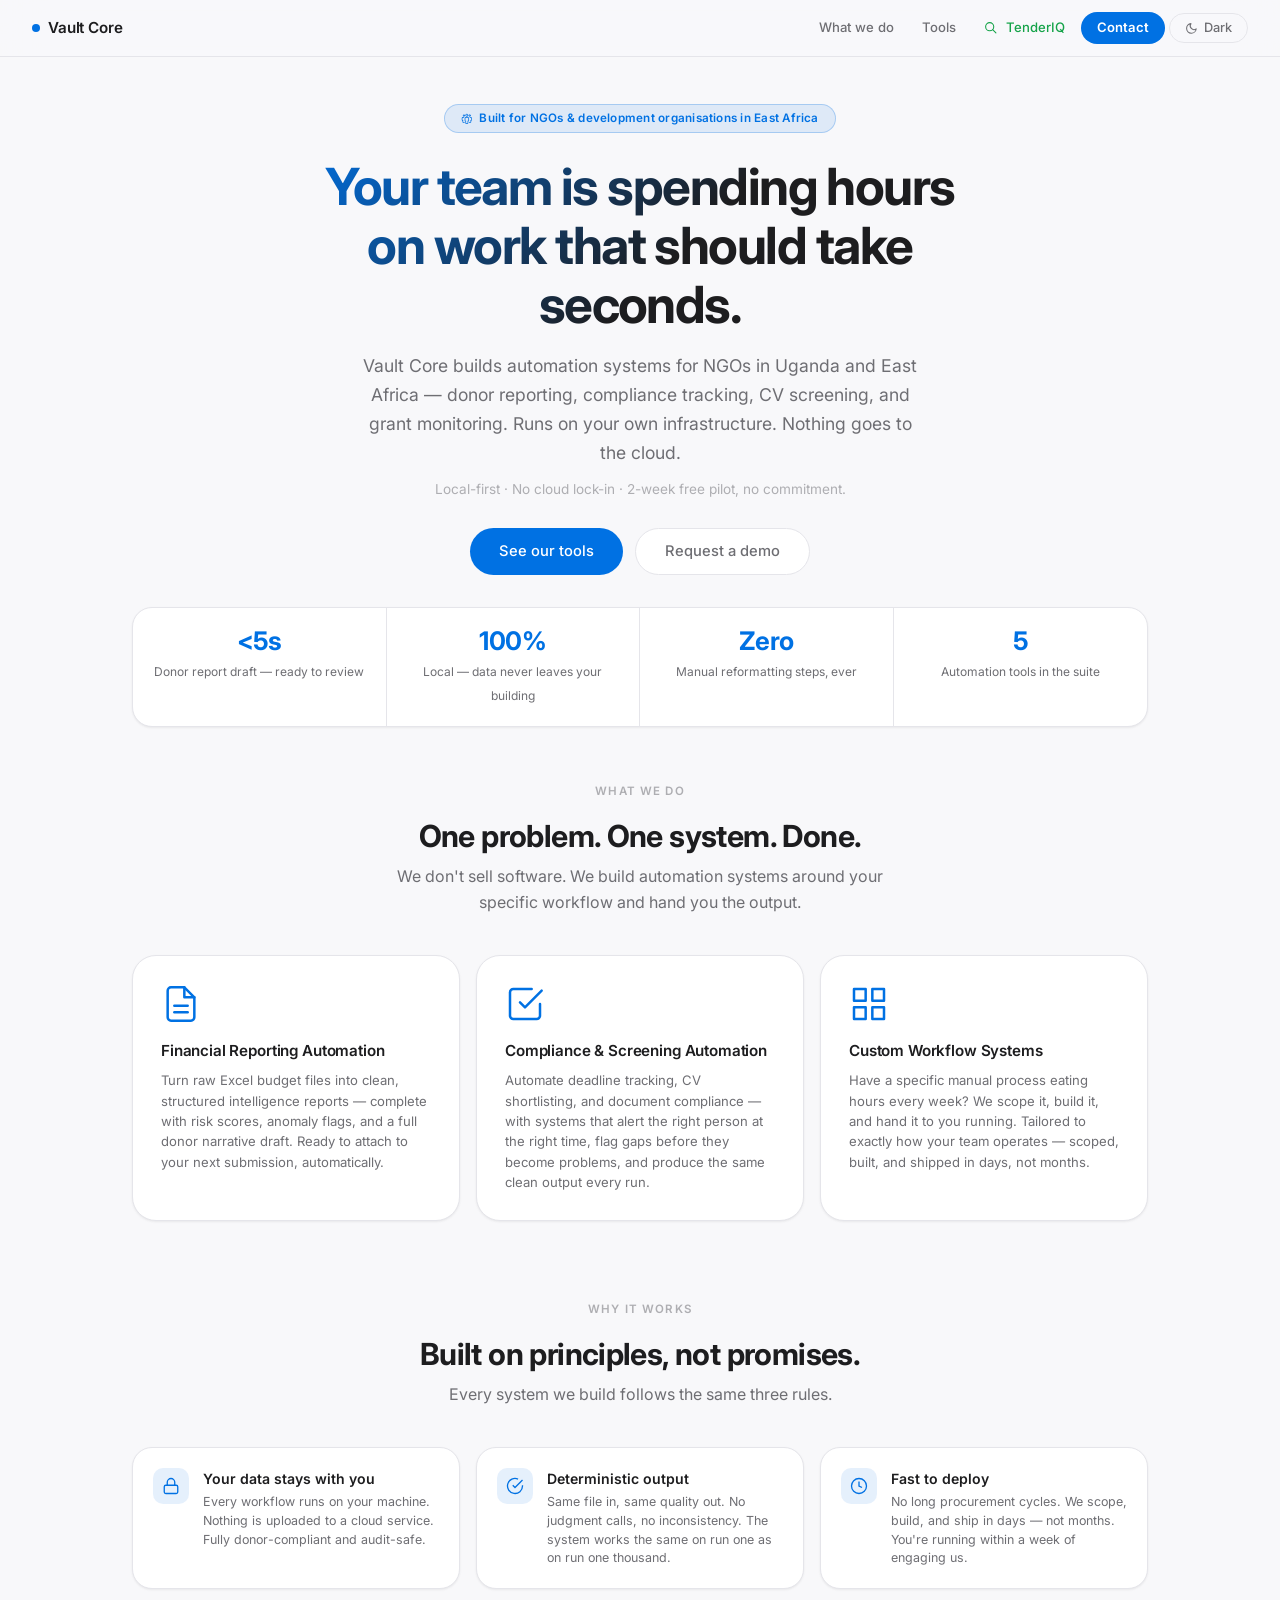
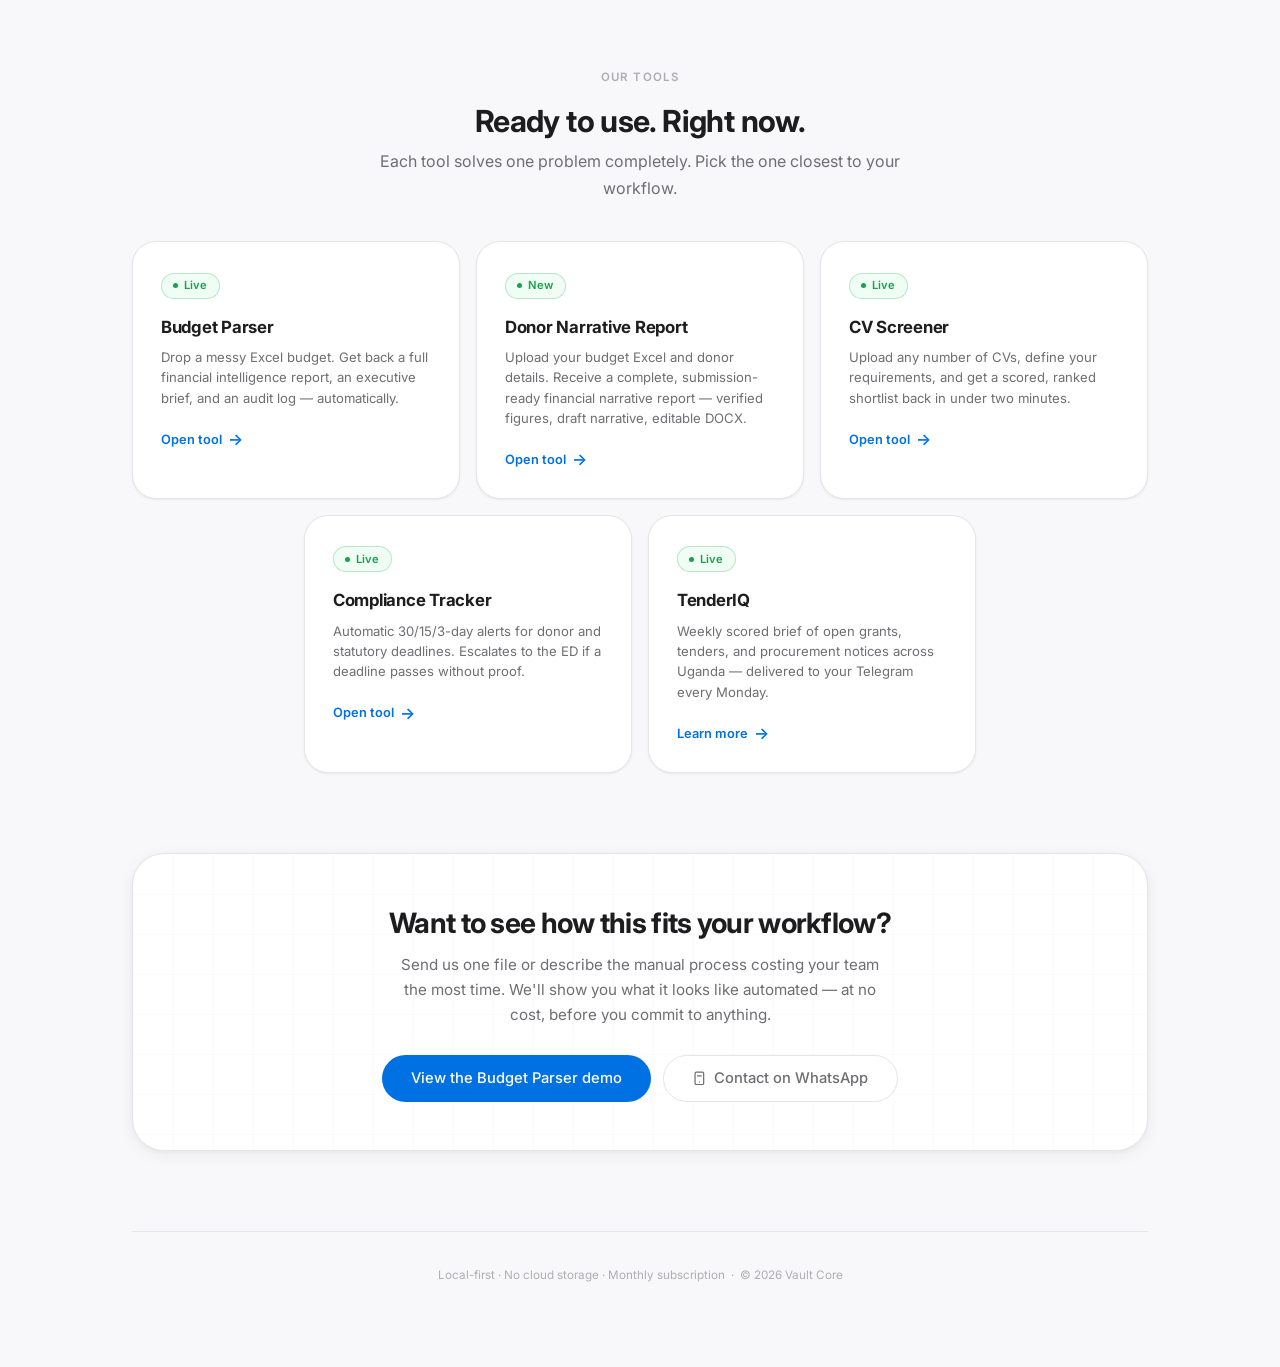
<file: index.html>
<!DOCTYPE html>
<html lang="en">
<head>
  <meta charset="UTF-8">
  <meta name="viewport" content="width=device-width, initial-scale=1.0, viewport-fit=cover">
  <title>Vault Core — Automation Systems for NGOs & Development Organisations</title>
  <meta name="description" content="Vault Core builds local-first automation systems for NGOs in Uganda and East Africa — donor reporting, compliance tracking, CV screening, and grant monitoring. Data never leaves your infrastructure.">
  <link rel="icon" href="data:image/svg+xml,<svg xmlns='http://www.w3.org/2000/svg' viewBox='0 0 32 32'><rect width='32' height='32' rx='8' fill='%230071e3'/><text y='22' x='5' font-size='18' font-family='system-ui' fill='white'>V</text></svg>">
  <script>(function(){ var t=localStorage.getItem('vc-theme'); document.documentElement.setAttribute('data-theme',t==='dark'?'dark':'light'); })();</script>
  <link href="https://fonts.googleapis.com/css2?family=Inter:opsz,wght@14..32,300;14..32,400;14..32,500;14..32,600;14..32,700&display=swap" rel="stylesheet">
  <link rel="stylesheet" href="css/shared.css">
  <link rel="stylesheet" href="css/home.css">
</head>
<body>

<nav class="nav">
  <a class="nav-brand" href="#">
    <span class="brand-pulse"></span>Vault Core
  </a>
  <div class="nav-right">
    <a class="nav-link" href="#what-we-do">What we do</a>
    <a class="nav-link" href="#tools">Tools</a>
    <a class="nav-link" href="tenderiq.html" style="color:var(--ok);">
      <svg width="1em" height="1em" viewBox="0 0 24 24" fill="none" stroke="currentColor" stroke-width="2" stroke-linecap="round" stroke-linejoin="round" aria-hidden="true" style="vertical-align:middle;margin-right:4px"><circle cx="10.5" cy="10.5" r="7.5"/><line x1="16" y1="16" x2="22" y2="22"/></svg>
      TenderIQ
    </a>
    <a class="nav-cta" href="https://wa.me/256726432203?text=Hi%2C+I%27d+like+to+learn+more+about+Vault+Core" target="_blank" rel="noopener">Contact</a>
    <button class="theme-toggle" id="themeToggle" aria-label="Toggle theme"></button>
  </div>
</nav>

<div class="container">

  <!-- ── HERO ── -->
  <section style="margin-bottom:1.5rem;">
    <div class="hero">
      <div class="badge reveal">
        <svg width="1em" height="1em" viewBox="0 0 16 16" fill="currentColor" xmlns="http://www.w3.org/2000/svg" aria-hidden="true"><path fill-rule="evenodd" clip-rule="evenodd" d="M9.111 4.663A2 2 0 1 1 6.89 1.337a2 2 0 0 1 2.222 3.326zm-.555-2.494A1 1 0 1 0 7.444 3.83a1 1 0 0 0 1.112-1.66zm2.61.03a1.494 1.494 0 0 1 1.895.188 1.513 1.513 0 0 1-.487 2.46 1.492 1.492 0 0 1-1.635-.326 1.512 1.512 0 0 1 .228-2.321zm.48 1.61a.499.499 0 1 0 .705-.708.509.509 0 0 0-.351-.15.499.499 0 0 0-.5.503.51.51 0 0 0 .146.356zM3.19 12.487H5v1.005H3.19a1.197 1.197 0 0 1-.842-.357 1.21 1.21 0 0 1-.348-.85v-1.81a.997.997 0 0 1-.71-.332A1.007 1.007 0 0 1 1 9.408V7.226c.003-.472.19-.923.52-1.258.329-.331.774-.52 1.24-.523H4.6a2.912 2.912 0 0 0-.55 1.006H2.76a.798.798 0 0 0-.54.232.777.777 0 0 0-.22.543v2.232h1v2.826a.202.202 0 0 0 .05.151.24.24 0 0 0 .14.05zm7.3-6.518a1.765 1.765 0 0 0-1.25-.523H6.76a1.765 1.765 0 0 0-1.24.523c-.33.335-.517.786-.52 1.258v3.178a1.06 1.06 0 0 0 .29.734 1 1 0 0 0 .71.332v2.323a1.202 1.202 0 0 0 .35.855c.18.168.407.277.65.312h2a1.15 1.15 0 0 0 1-1.167V11.47a.997.997 0 0 0 .71-.332 1.006 1.006 0 0 0 .29-.734V7.226a1.8 1.8 0 0 0-.51-1.258zM10 10.454H9v3.34a.202.202 0 0 1-.06.14.17.17 0 0 1-.14.06H7.19a.21.21 0 0 1-.2-.2v-3.34H6V7.226c0-.203.079-.398.22-.543a.798.798 0 0 1 .54-.232h2.48a.778.778 0 0 1 .705.48.748.748 0 0 1 .055.295v3.228zm2.81 3.037H11v-1.005h1.8a.24.24 0 0 0 .14-.05.2.2 0 0 0 .06-.152V9.458h1V7.226a.777.777 0 0 0-.22-.543.798.798 0 0 0-.54-.232h-1.29a2.91.91 0 0 0-.55-1.006h1.84a1.77 1.77 0 0 1 1.24.523c.33.335.517.786.52 1.258v2.182c0 .273-.103.535-.289.733-.186.199-.44.318-.711.333v1.81c0 .319-.125.624-.348.85a1.197 1.197 0 0 1-.842.357zM4 1.945a1.494 1.494 0 0 0-1.386.932A1.517 1.517 0 0 0 2.94 4.52 1.497 1.497 0 0 0 5.5 3.454c0-.4-.158-.784-.44-1.067A1.496 1.496 0 0 0 4 1.945zm0 2.012a.499.499 0 0 1-.5-.503.504.504 0 0 1 .5-.503.509.509 0 0 1 .5.503.504.504 0 0 1-.5.503z"/></svg>
        Built for NGOs &amp; development organisations in East Africa
      </div>
      <h1 class="reveal d1">Your team is spending hours<br>on work that should take seconds.</h1>
      <p class="hero-lead reveal d2">Vault Core builds automation systems for NGOs in Uganda and East Africa — donor reporting, compliance tracking, CV screening, and grant monitoring. Runs on your own infrastructure. Nothing goes to the cloud.</p>
      <p class="hero-note reveal d3">Local-first · No cloud lock-in · 2-week free pilot, no commitment.</p>
      <div class="hero-actions reveal d4">
        <a href="#tools" class="btn-primary">See our tools</a>
        <a href="https://wa.me/256726432203?text=Hi%2C+I%27d+like+to+see+a+demo+of+Vault+Core" target="_blank" rel="noopener" class="btn-ghost">Request a demo</a>
      </div>
    </div>
  </section>

  <!-- ── PROOF STRIP ── -->
  <div class="proof-strip reveal">
    <div class="proof-item"><span class="proof-num">&lt;5s</span><span class="proof-label">Donor report draft — ready to review</span></div>
    <div class="proof-item"><span class="proof-num">100%</span><span class="proof-label">Local — data never leaves your building</span></div>
    <div class="proof-item"><span class="proof-num">Zero</span><span class="proof-label">Manual reformatting steps, ever</span></div>
    <div class="proof-item"><span class="proof-num">5</span><span class="proof-label">Automation tools in the suite</span></div>
  </div>

  <!-- ── WHAT WE DO ── -->
  <section id="what-we-do">
    <p class="section-eyebrow reveal">What we do</p>
    <h2 class="section-title reveal d1">One problem. One system. Done.</h2>
    <p class="section-sub reveal d2">We don't sell software. We build automation systems around your specific workflow and hand you the output.</p>
    <div class="pillars">
      <div class="pillar-card reveal d1">
        <svg class="pillar-icon" viewBox="0 0 24 24" fill="none" stroke="currentColor" stroke-width="1.5" stroke-linecap="round" stroke-linejoin="round"><path d="M14 2H6a2 2 0 0 0-2 2v16a2 2 0 0 0 2 2h12a2 2 0 0 0 2-2V8z"/><polyline points="14 2 14 8 20 8"/><line x1="16" y1="13" x2="8" y2="13"/><line x1="16" y1="17" x2="8" y2="17"/></svg>
        <h3>Financial Reporting Automation</h3>
        <p>Turn raw Excel budget files into clean, structured intelligence reports — complete with risk scores, anomaly flags, and a full donor narrative draft. Ready to attach to your next submission, automatically.</p>
      </div>
      <div class="pillar-card reveal d2">
        <svg class="pillar-icon" viewBox="0 0 24 24" fill="none" stroke="currentColor" stroke-width="1.5" stroke-linecap="round" stroke-linejoin="round"><path d="M9 11l3 3L22 4"/><path d="M21 12v7a2 2 0 0 1-2 2H5a2 2 0 0 1-2-2V5a2 2 0 0 1 2-2h11"/></svg>
        <h3>Compliance &amp; Screening Automation</h3>
        <p>Automate deadline tracking, CV shortlisting, and document compliance — with systems that alert the right person at the right time, flag gaps before they become problems, and produce the same clean output every run.</p>
      </div>
      <div class="pillar-card reveal d3">
        <svg class="pillar-icon" viewBox="0 0 24 24" fill="none" stroke="currentColor" stroke-width="1.5" stroke-linecap="round" stroke-linejoin="round"><rect x="3" y="3" width="7" height="7"/><rect x="14" y="3" width="7" height="7"/><rect x="14" y="14" width="7" height="7"/><rect x="3" y="14" width="7" height="7"/></svg>
        <h3>Custom Workflow Systems</h3>
        <p>Have a specific manual process eating hours every week? We scope it, build it, and hand it to you running. Tailored to exactly how your team operates — scoped, built, and shipped in days, not months.</p>
      </div>
    </div>
  </section>

  <!-- ── WHY TRUST US ── -->
  <section>
    <p class="section-eyebrow reveal">Why it works</p>
    <h2 class="section-title reveal d1">Built on principles, not promises.</h2>
    <p class="section-sub reveal d2">Every system we build follows the same three rules.</p>
    <div class="trust-row">
      <div class="trust-item reveal d1">
        <div class="trust-icon"><svg viewBox="0 0 24 24" fill="none" stroke="currentColor" stroke-width="1.75"><rect x="3" y="11" width="18" height="11" rx="2"/><path d="M7 11V7a5 5 0 0 1 10 0v4"/></svg></div>
        <div><h4>Your data stays with you</h4><p>Every workflow runs on your machine. Nothing is uploaded to a cloud service. Fully donor-compliant and audit-safe.</p></div>
      </div>
      <div class="trust-item reveal d2">
        <div class="trust-icon"><svg viewBox="0 0 24 24" fill="none" stroke="currentColor" stroke-width="1.75"><polyline points="22 4 12 14.01 9 11.01"/><path d="M22 11.08V12a10 10 0 1 1-5.93-9.14"/></svg></div>
        <div><h4>Deterministic output</h4><p>Same file in, same quality out. No judgment calls, no inconsistency. The system works the same on run one as on run one thousand.</p></div>
      </div>
      <div class="trust-item reveal d3">
        <div class="trust-icon"><svg viewBox="0 0 24 24" fill="none" stroke="currentColor" stroke-width="1.75"><circle cx="12" cy="12" r="10"/><polyline points="12 6 12 12 16 14"/></svg></div>
        <div><h4>Fast to deploy</h4><p>No long procurement cycles. We scope, build, and ship in days — not months. You're running within a week of engaging us.</p></div>
      </div>
    </div>
  </section>

  <!-- ── TOOLS ── -->
  <section id="tools">
    <p class="section-eyebrow reveal">Our tools</p>
    <h2 class="section-title reveal d1">Ready to use. Right now.</h2>
    <p class="section-sub reveal d2">Each tool solves one problem completely. Pick the one closest to your workflow.</p>
    <div class="products-grid">
      <a href="budget-parser.html" class="product-card active reveal d1">
        <span class="product-status status-live"><span class="status-dot"></span>Live</span>
        <h3>Budget Parser</h3>
        <p>Drop a messy Excel budget. Get back a full financial intelligence report, an executive brief, and an audit log — automatically.</p>
        <span class="product-link">Open tool <span class="product-link-arrow">→</span></span>
      </a>
      <a href="donor-narrative.html" class="product-card active reveal d2">
        <span class="product-status status-live"><span class="status-dot"></span>New</span>
        <h3>Donor Narrative Report</h3>
        <p>Upload your budget Excel and donor details. Receive a complete, submission-ready financial narrative report — verified figures, draft narrative, editable DOCX.</p>
        <span class="product-link">Open tool <span class="product-link-arrow">→</span></span>
      </a>
      <a href="cvs.html" class="product-card active reveal d3">
        <span class="product-status status-live"><span class="status-dot"></span>Live</span>
        <h3>CV Screener</h3>
        <p>Upload any number of CVs, define your requirements, and get a scored, ranked shortlist back in under two minutes.</p>
        <span class="product-link">Open tool <span class="product-link-arrow">→</span></span>
      </a>
      <a href="compliance-tracker.html" class="product-card active reveal d4">
        <span class="product-status status-live"><span class="status-dot"></span>Live</span>
        <h3>Compliance Tracker</h3>
        <p>Automatic 30/15/3-day alerts for donor and statutory deadlines. Escalates to the ED if a deadline passes without proof.</p>
        <span class="product-link">Open tool <span class="product-link-arrow">→</span></span>
      </a>
      <a href="tenderiq.html" class="product-card active reveal d5">
        <span class="product-status status-live"><span class="status-dot"></span>Live</span>
        <h3>TenderIQ</h3>
        <p>Weekly scored brief of open grants, tenders, and procurement notices across Uganda — delivered to your Telegram every Monday.</p>
        <span class="product-link">Learn more <span class="product-link-arrow">→</span></span>
      </a>
    </div>
  </section>

  <!-- ── SOFT CTA ── -->
  <section class="reveal">
    <div class="soft-cta">
      <h2>Want to see how this fits your workflow?</h2>
      <p>Send us one file or describe the manual process costing your team the most time. We'll show you what it looks like automated — at no cost, before you commit to anything.</p>
      <div class="soft-cta-actions">
        <a href="budget-parser.html" class="btn-primary">View the Budget Parser demo</a>
        <a href="https://wa.me/256726432203?text=Hi%2C+I%27d+like+to+discuss+automating+a+workflow" target="_blank" rel="noopener" class="btn-ghost"><svg width="1em" height="1em" viewBox="0 0 24 24" fill="none" stroke="currentColor" stroke-width="2" stroke-linecap="round" stroke-linejoin="round" aria-hidden="true">
  <rect x="5" y="2" width="14" height="20" rx="2" ry="2"/>
  <line x1="12" y1="18" x2="12.01" y2="18"/>
  <path d="M9 8h6"/>
</svg> Contact on WhatsApp</a>
      </div>
    </div>
  </section>

  <footer>Local-first · No cloud storage · Monthly subscription &nbsp;·&nbsp; © 2026 Vault Core</footer>

</div>

<script defer src="js/app.js"></script>
</body>
</html>
</file>
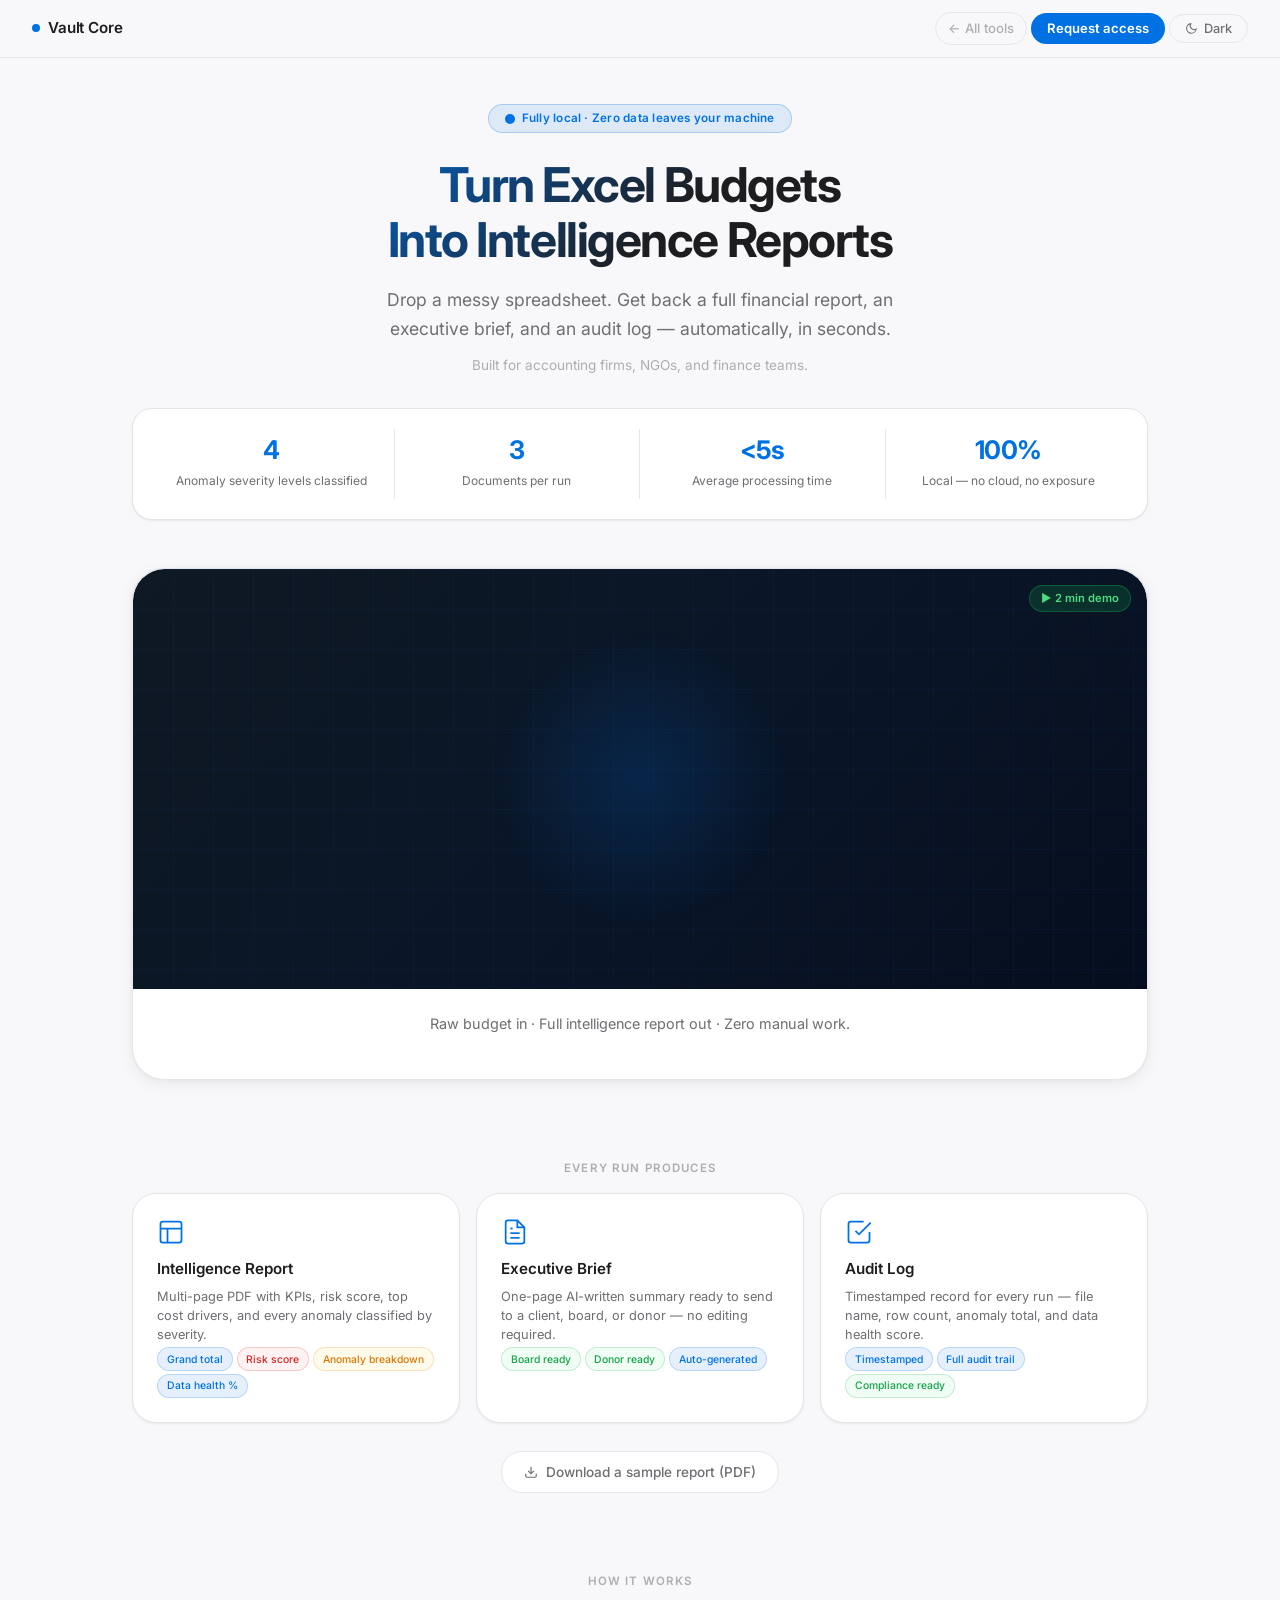
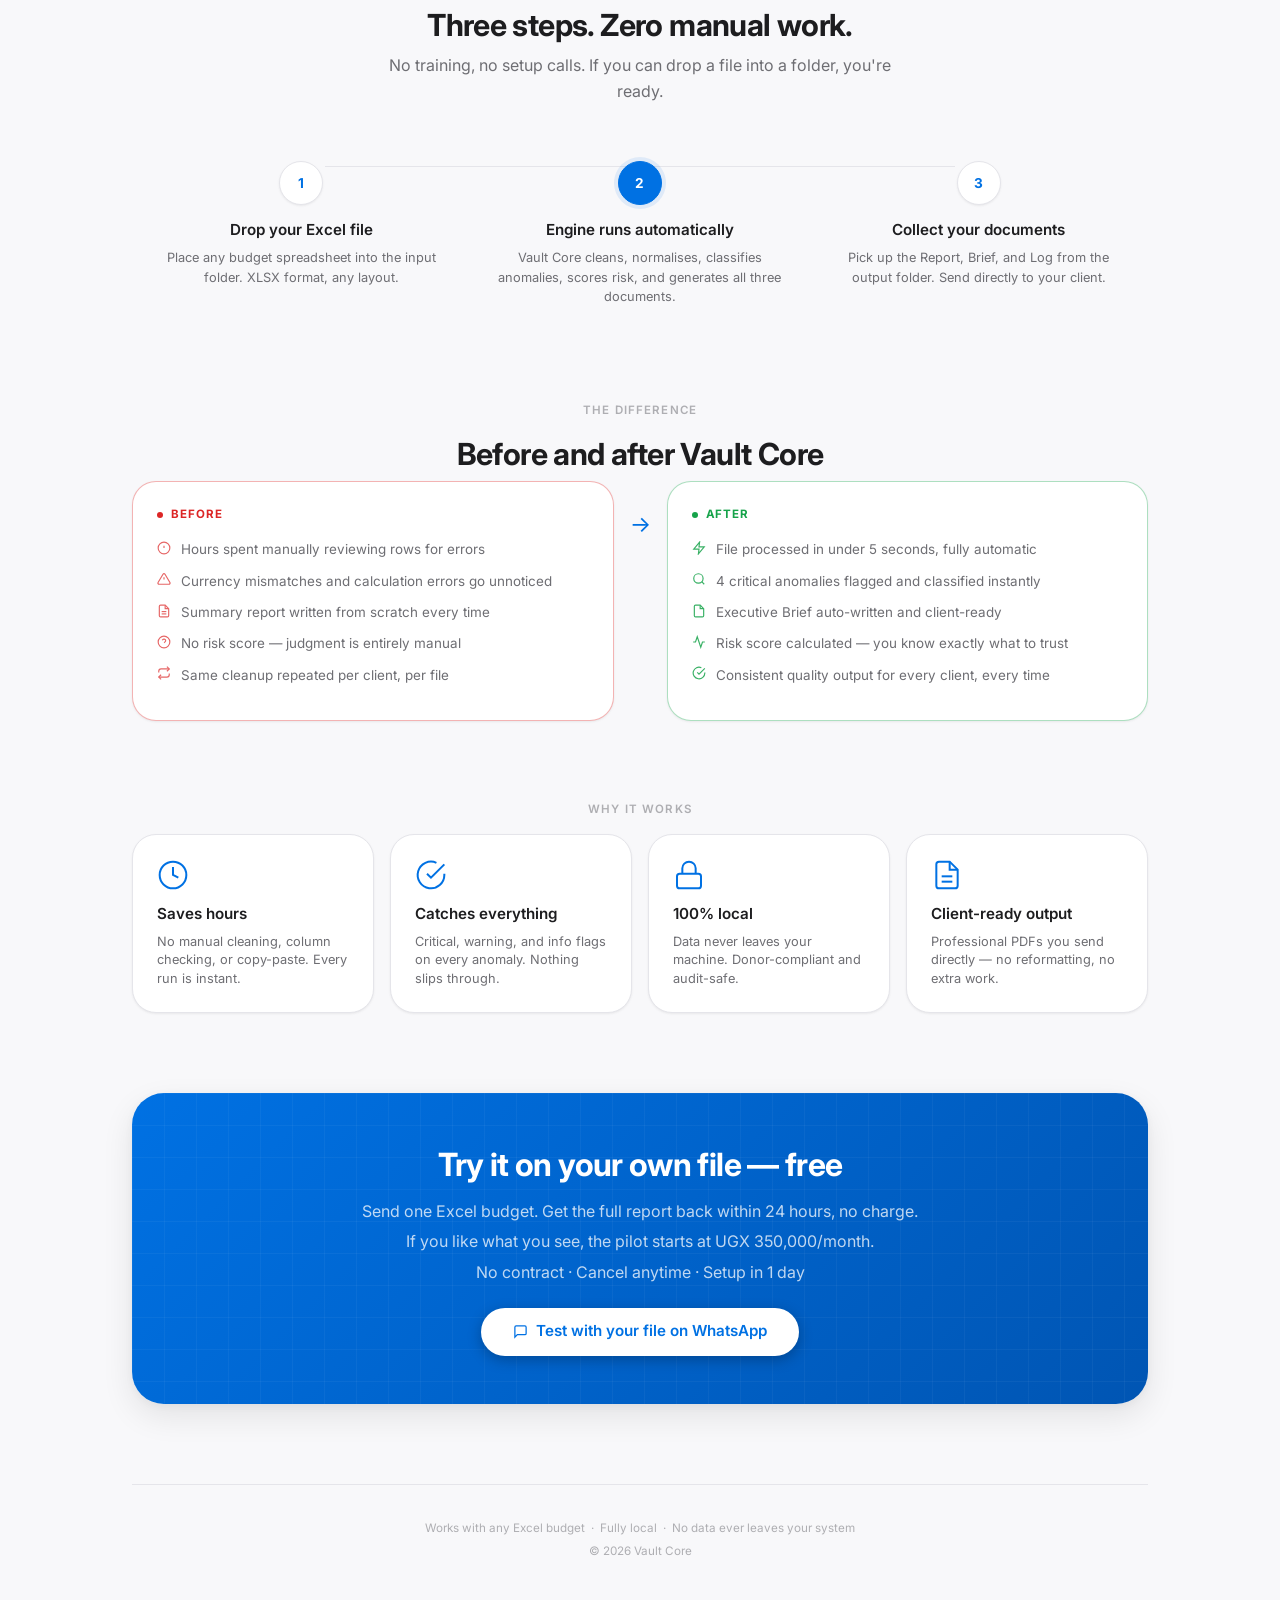
<file: budget-parser.html>
<!DOCTYPE html>
<html lang="en">
<head>
  <meta charset="UTF-8">
  <meta name="viewport" content="width=device-width, initial-scale=1.0, viewport-fit=cover">
  <title>Vault Core · Excel Budgets → Intelligence Reports in Seconds</title>
  <meta name="description" content="Drop a messy Excel budget file. Get back a full financial intelligence report, a one-page executive brief, and an audit log — automatically. Built for accounting firms, NGOs, and finance teams.">
  <meta property="og:title" content="Vault Core · Financial Intelligence Engine">
  <meta property="og:description" content="Drop a budget file. Get 3 professional documents back in seconds. Zero manual work.">
  <meta property="og:type" content="website">
  <meta property="og:url" content="https://alielgali44.github.io/Vault-Core/">
  <link rel="icon" href="data:image/svg+xml,<svg xmlns='http://www.w3.org/2000/svg' viewBox='0 0 32 32'><rect width='32' height='32' rx='8' fill='%230071e3'/><text y='22' x='5' font-size='18' font-family='system-ui' fill='white'>V</text></svg>">

  <!-- Anti-flash: apply saved theme before first paint -->
  <script>
  (function(){
    var t = localStorage.getItem('vc-theme');
    document.documentElement.setAttribute('data-theme', t === 'dark' ? 'dark' : 'light');
  })();
</script>

  <link href="https://fonts.googleapis.com/css2?family=Inter:opsz,wght@14..32,300;14..32,400;14..32,500;14..32,600;14..32,700&display=swap" rel="stylesheet">

  <link rel="stylesheet" href="css/shared.css">
<link rel="stylesheet" href="css/pages/budget-parser.css">
</head>
<body>

<!-- NAV -->
<nav class="nav">
  <a class="nav-brand" href="index.html">
    <span class="brand-pulse"></span>Vault Core
  </a>
  <div class="nav-right">
    <a class="nav-back" href="index.html">← All tools</a>
    <a class="nav-cta" href="https://wa.me/256726432203?text=Hi%2C%20I%27d%20like%20to%20try%20the%20Budget%20Parser" target="_blank" rel="noopener">Request access</a>
    <button class="theme-toggle" id="themeToggle" aria-label="Toggle theme"></button>
  </div>
</nav>

<div class="container">

  <!-- ── HERO ── -->
  <section style="margin-bottom:1rem;">
    <div class="hero">
      <div class="badge reveal"><svg style="width:10px;height:10px;fill:var(--accent);flex-shrink:0" viewBox="0 0 10 10"><circle cx="5" cy="5" r="5"/></svg> Fully local · Zero data leaves your machine</div>
      <h1 class="reveal d1">Turn Excel Budgets<br>Into Intelligence Reports</h1>
      <p class="hero-lead reveal d2">
        Drop a messy spreadsheet. Get back a full financial report, an executive brief,
        and an audit log — automatically, in seconds.
      </p>
      <p class="hero-note reveal d3">Built for accounting firms, NGOs, and finance teams.</p>
    </div>
  </section>

  <!-- ── STATS BAR ── -->
  <div class="stats-bar reveal">
    <div class="stat-item">
      <span class="stat-num">4</span>
     <span class="stat-label">Anomaly severity levels classified</span>
   </div>
    <div class="stat-item">
      <span class="stat-num">3</span>
      <span class="stat-label">Documents per run</span>
    </div>
    <div class="stat-item">
      <span class="stat-num">&lt;5s</span>
      <span class="stat-label">Average processing time</span>
    </div>
    <div class="stat-item">
      <span class="stat-num">100%</span>
      <span class="stat-label">Local — no cloud, no exposure</span>
    </div>
  </div>

 <!-- ── DEMO VIDEO ── -->
<section class="reveal">
  <div class="demo-wrap">
    <div class="demo-thumb" style="padding:0; cursor:default; overflow:hidden; border-radius:2rem 2rem 0 0;">
      <span class="demo-tag">▶ 2 min demo</span>
     <iframe
  src="https://www.youtube.com/embed/jRqI4vtg49w?rel=0&modestbranding=1&color=white"
  title="Vault Core Demo"
  frameborder="0"
  allow="accelerometer; autoplay; clipboard-write; encrypted-media; gyroscope; picture-in-picture"
  allowfullscreen
  style="width:100%; height:420px; display:block;">
</iframe>
    </div>
    <div class="demo-body">
      <p>Raw budget in · Full intelligence report out · Zero manual work.</p>
    </div>
  </div>
</section>

  <!-- ── WHAT IT PRODUCES ── -->
  <section>
    <p class="section-eyebrow reveal">Every run produces</p>
    <div class="outputs-grid">
      <div class="output-card reveal d1">
        <svg class="output-icon" viewBox="0 0 24 24"><rect x="3" y="3" width="18" height="18" rx="2"/><path d="M3 9h18M9 21V9"/></svg>
        <h4>Intelligence Report</h4>
        <p>Multi-page PDF with KPIs, risk score, top cost drivers, and every anomaly classified by severity.</p>
        <div class="output-tags">
          <span class="tag tag-blue">Grand total</span>
          <span class="tag tag-red">Risk score</span>
          <span class="tag tag-amber">Anomaly breakdown</span>
          <span class="tag tag-blue">Data health %</span>
        </div>
      </div>
      <div class="output-card reveal d2">
        <svg class="output-icon" viewBox="0 0 24 24"><path d="M14 2H6a2 2 0 0 0-2 2v16a2 2 0 0 0 2 2h12a2 2 0 0 0 2-2V8z"/><polyline points="14 2 14 8 20 8"/><line x1="16" y1="13" x2="8" y2="13"/><line x1="16" y1="17" x2="8" y2="17"/><line x1="10" y1="9" x2="8" y2="9"/></svg>
        <h4>Executive Brief</h4>
        <p>One-page AI-written summary ready to send to a client, board, or donor — no editing required.</p>
        <div class="output-tags">
          <span class="tag tag-green">Board ready</span>
          <span class="tag tag-green">Donor ready</span>
          <span class="tag tag-blue">Auto-generated</span>
        </div>
      </div>
      <div class="output-card reveal d3">
        <svg class="output-icon" viewBox="0 0 24 24"><polyline points="9 11 12 14 22 4"/><path d="M21 12v7a2 2 0 0 1-2 2H5a2 2 0 0 1-2-2V5a2 2 0 0 1 2-2h11"/></svg>
        <h4>Audit Log</h4>
        <p>Timestamped record for every run — file name, row count, anomaly total, and data health score.</p>
        <div class="output-tags">
          <span class="tag tag-blue">Timestamped</span>
          <span class="tag tag-blue">Full audit trail</span>
          <span class="tag tag-green">Compliance ready</span>
        </div>
      </div>
    </div>
    <div style="text-align:center; margin-top:1.75rem;">
  <a href="https://drive.google.com/file/d/1-ifeiZvQvLRJwibwyIqnx8Uhk7iSDOgU/view?usp=sharing" target="_blank" rel="noopener"
     style="display:inline-flex; align-items:center; gap:.45rem;
            border:.5px solid var(--border); border-radius:980px;
            padding:.6rem 1.4rem; font-size:.85rem; font-weight:500;
            color:var(--text-2); text-decoration:none;
            background:var(--surface); transition:border-color .2s, color .2s;">
    <svg style="width:14px;height:14px;stroke:currentColor;stroke-width:2;fill:none;flex-shrink:0" viewBox="0 0 24 24"><path d="M21 15v4a2 2 0 0 1-2 2H5a2 2 0 0 1-2-2v-4"/><polyline points="7 10 12 15 17 10"/><line x1="12" y1="15" x2="12" y2="3"/></svg>
    Download a sample report (PDF)
  </a>
</div>
  </section>

  <!-- ── HOW IT WORKS ── -->
  <section>
    <p class="section-eyebrow reveal">How it works</p>
    <h2 class="section-title reveal d1">Three steps. Zero manual work.</h2>
    <p class="section-sub reveal d2">No training, no setup calls. If you can drop a file into a folder, you're ready.</p>
    <div class="steps">
      <div class="step reveal d1">
        <div class="step-num">1</div>
        <h4>Drop your Excel file</h4>
        <p>Place any budget spreadsheet into the input folder. XLSX format, any layout.</p>
      </div>
      <div class="step active reveal d2">
        <div class="step-num">2</div>
        <h4>Engine runs automatically</h4>
        <p>Vault Core cleans, normalises, classifies anomalies, scores risk, and generates all three documents.</p>
      </div>
      <div class="step reveal d3">
        <div class="step-num">3</div>
        <h4>Collect your documents</h4>
        <p>Pick up the Report, Brief, and Log from the output folder. Send directly to your client.</p>
      </div>
    </div>
  </section>

  <!-- ── BEFORE / AFTER ── -->
  <section>
    <p class="section-eyebrow reveal">The difference</p>
    <h2 class="section-title reveal d1">Before and after Vault Core</h2>
    <div class="before-after">
      <div class="ba-card before reveal d1">
        <div class="ba-label"><span class="ba-label-dot"></span>Before</div>
        <div class="ba-row"><svg class="ba-icon" viewBox="0 0 24 24"><circle cx="12" cy="12" r="10"/><line x1="12" y1="8" x2="12" y2="12"/><line x1="12" y1="16" x2="12.01" y2="16"/></svg><span>Hours spent manually reviewing rows for errors</span></div>
        <div class="ba-row"><svg class="ba-icon" viewBox="0 0 24 24"><path d="M10.29 3.86L1.82 18a2 2 0 0 0 1.71 3h16.94a2 2 0 0 0 1.71-3L13.71 3.86a2 2 0 0 0-3.42 0z"/><line x1="12" y1="9" x2="12" y2="13"/><line x1="12" y1="17" x2="12.01" y2="17"/></svg><span>Currency mismatches and calculation errors go unnoticed</span></div>
        <div class="ba-row"><svg class="ba-icon" viewBox="0 0 24 24"><path d="M14 2H6a2 2 0 0 0-2 2v16a2 2 0 0 0 2 2h12a2 2 0 0 0 2-2V8z"/><polyline points="14 2 14 8 20 8"/><line x1="16" y1="13" x2="8" y2="13"/><line x1="16" y1="17" x2="8" y2="17"/></svg><span>Summary report written from scratch every time</span></div>
        <div class="ba-row"><svg class="ba-icon" viewBox="0 0 24 24"><circle cx="12" cy="12" r="10"/><path d="M9.09 9a3 3 0 0 1 5.83 1c0 2-3 3-3 3"/><line x1="12" y1="17" x2="12.01" y2="17"/></svg><span>No risk score — judgment is entirely manual</span></div>
        <div class="ba-row"><svg class="ba-icon" viewBox="0 0 24 24"><polyline points="17 1 21 5 17 9"/><path d="M3 11V9a4 4 0 0 1 4-4h14"/><polyline points="7 23 3 19 7 15"/><path d="M21 13v2a4 4 0 0 1-4 4H3"/></svg><span>Same cleanup repeated per client, per file</span></div>
      </div>
      <div class="ba-arrow reveal">→</div>
      <div class="ba-card after reveal d2">
        <div class="ba-label"><span class="ba-label-dot"></span>After</div>
        <div class="ba-row"><svg class="ba-icon" viewBox="0 0 24 24"><polygon points="13 2 3 14 12 14 11 22 21 10 12 10 13 2"/></svg><span>File processed in under 5 seconds, fully automatic</span></div>
        <div class="ba-row"><svg class="ba-icon" viewBox="0 0 24 24"><circle cx="11" cy="11" r="8"/><line x1="21" y1="21" x2="16.65" y2="16.65"/></svg><span>4 critical anomalies flagged and classified instantly</span></div>
        <div class="ba-row"><svg class="ba-icon" viewBox="0 0 24 24"><path d="M14 2H6a2 2 0 0 0-2 2v16a2 2 0 0 0 2 2h12a2 2 0 0 0 2-2V8z"/><polyline points="14 2 14 8 20 8"/></svg><span>Executive Brief auto-written and client-ready</span></div>
        <div class="ba-row"><svg class="ba-icon" viewBox="0 0 24 24"><polyline points="22 12 18 12 15 21 9 3 6 12 2 12"/></svg><span>Risk score calculated — you know exactly what to trust</span></div>
        <div class="ba-row"><svg class="ba-icon" viewBox="0 0 24 24"><path d="M22 11.08V12a10 10 0 1 1-5.93-9.14"/><polyline points="22 4 12 14.01 9 11.01"/></svg><span>Consistent quality output for every client, every time</span></div>
      </div>
    </div>
  </section>

  <!-- ── BENEFITS ── -->
  <section>
    <p class="section-eyebrow reveal">Why it works</p>
    <div class="benefits">
      <div class="benefit-card reveal d1">
        <svg class="benefit-icon" viewBox="0 0 24 24"><circle cx="12" cy="12" r="10"/><polyline points="12 6 12 12 16 14"/></svg>
        <h4>Saves hours</h4>
        <p>No manual cleaning, column checking, or copy-paste. Every run is instant.</p>
      </div>
      <div class="benefit-card reveal d2">
        <svg class="benefit-icon" viewBox="0 0 24 24"><path d="M22 11.08V12a10 10 0 1 1-5.93-9.14"/><polyline points="22 4 12 14.01 9 11.01"/></svg>
        <h4>Catches everything</h4>
        <p>Critical, warning, and info flags on every anomaly. Nothing slips through.</p>
      </div>
      <div class="benefit-card reveal d3">
        <svg class="benefit-icon" viewBox="0 0 24 24"><rect x="3" y="11" width="18" height="11" rx="2"/><path d="M7 11V7a5 5 0 0 1 10 0v4"/></svg>
        <h4>100% local</h4>
        <p>Data never leaves your machine. Donor-compliant and audit-safe.</p>
      </div>
      <div class="benefit-card reveal d4">
        <svg class="benefit-icon" viewBox="0 0 24 24"><path d="M14 2H6a2 2 0 0 0-2 2v16a2 2 0 0 0 2 2h12a2 2 0 0 0 2-2V8z"/><polyline points="14 2 14 8 20 8"/><line x1="16" y1="13" x2="8" y2="13"/><line x1="16" y1="17" x2="8" y2="17"/></svg>
        <h4>Client-ready output</h4>
        <p>Professional PDFs you send directly — no reformatting, no extra work.</p>
      </div>
    </div>
  </section>

  <!-- ── CTA ── -->
  <section class="reveal">
    <div class="cta-section">
      <h2>Try it on your own file — free</h2>
      <p>Send one Excel budget. Get the full report back within 24 hours, no charge.</p>
      <p>If you like what you see, the pilot starts at UGX 350,000/month.</p>
      <p class="cta-note">No contract · Cancel anytime · Setup in 1 day</p>
      <a href="https://wa.me/256726432203?text=Hi%2C%20I%20want%20to%20test%20my%20Excel%20file%20with%20Vault%20Core"
         class="cta-button" target="_blank" rel="noopener">
        <svg style="width:15px;height:15px;stroke:currentColor;stroke-width:2;fill:none;flex-shrink:0" viewBox="0 0 24 24"><path d="M21 15a2 2 0 0 1-2 2H7l-4 4V5a2 2 0 0 1 2-2h14a2 2 0 0 1 2 2z"/></svg>
        Test with your file on WhatsApp
      </a>
    </div>
  </section>

  <footer>
    Works with any Excel budget &nbsp;·&nbsp; Fully local &nbsp;·&nbsp; No data ever leaves your system<br>
    © 2026 Vault Core
  </footer>

</div><!-- /container -->

<!-- STICKY MOBILE CTA -->
<div class="mobile-cta">
  <a href="https://wa.me/256726432203?text=Hi%2C%20I%20want%20to%20test%20my%20Excel%20file%20with%20Vault%20Core"
     target="_blank" rel="noopener">
    <svg style="width:15px;height:15px;stroke:currentColor;stroke-width:2;fill:none;flex-shrink:0" viewBox="0 0 24 24"><path d="M21 15a2 2 0 0 1-2 2H7l-4 4V5a2 2 0 0 1 2-2h14a2 2 0 0 1 2 2z"/></svg>
    Test with your file — free
  </a>
</div>

<script defer src="js/app.js"></script>
</body>
</html>
</file>
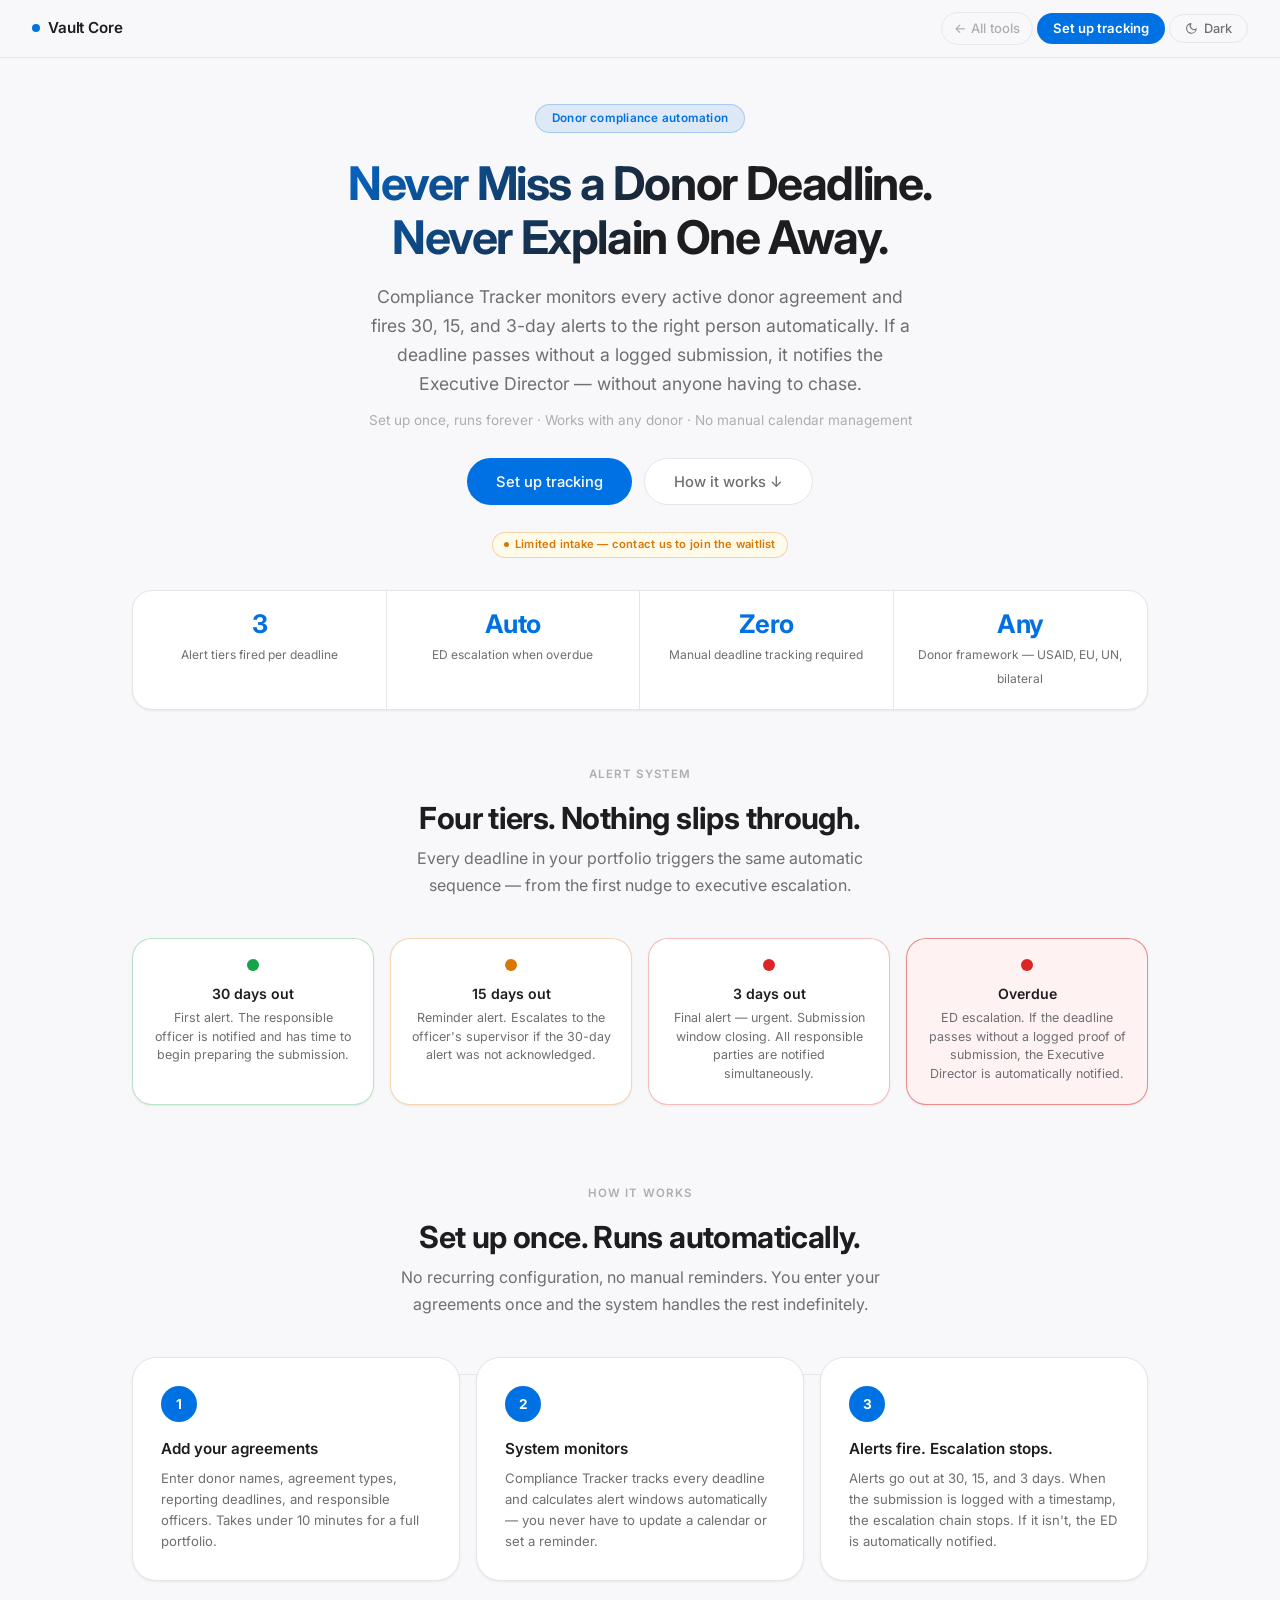
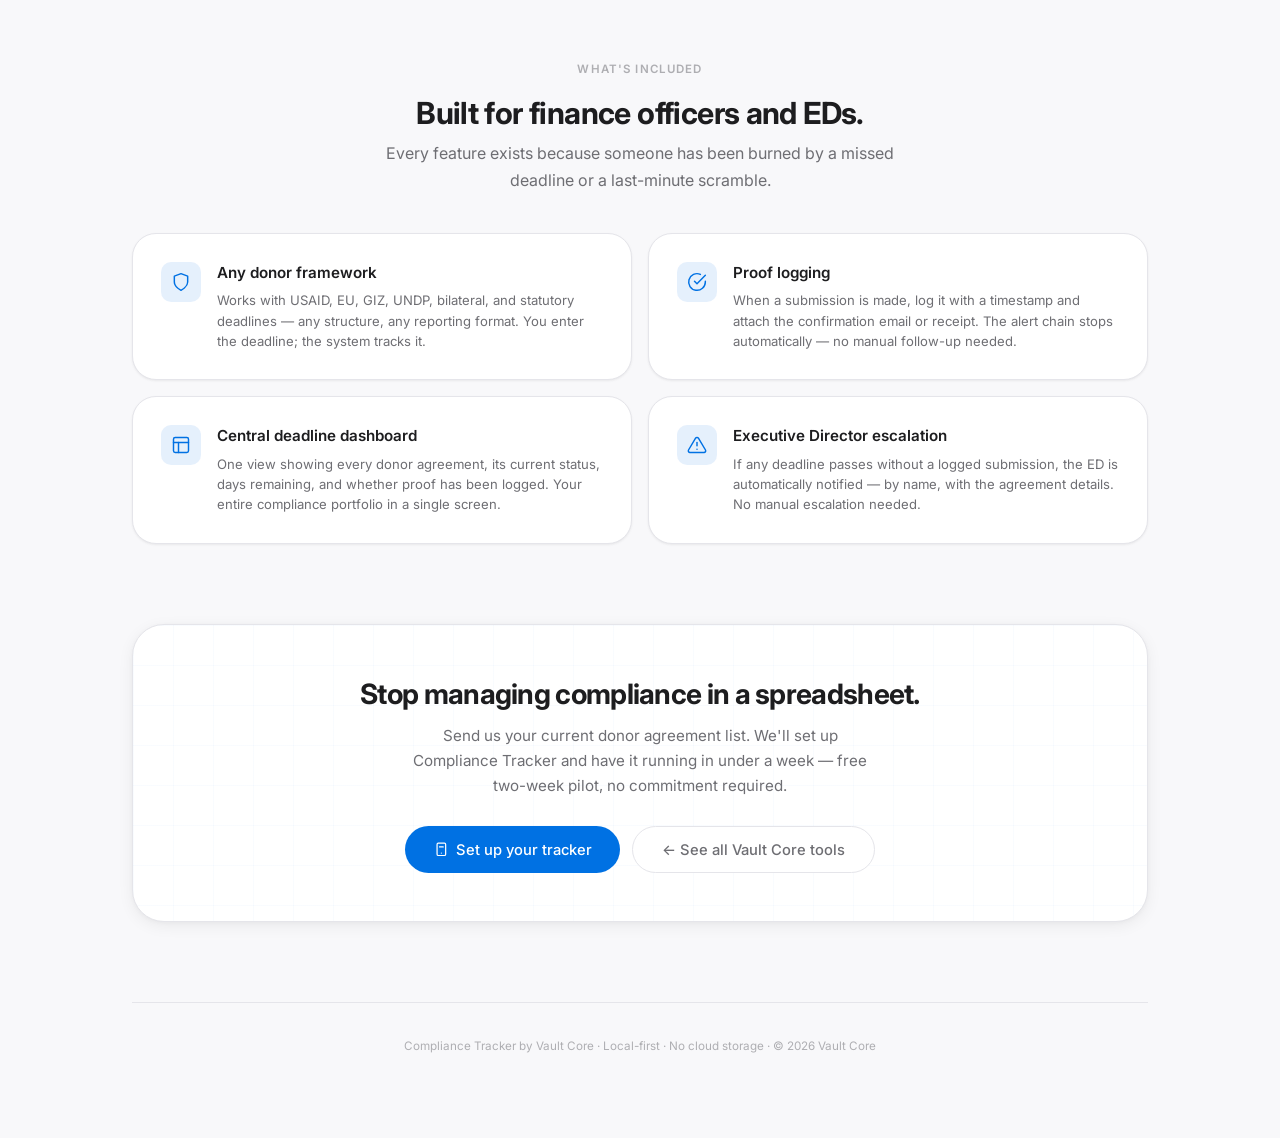
<file: compliance-tracker.html>
<!DOCTYPE html>
<html lang="en">
<head>
  <meta charset="UTF-8">
  <meta name="viewport" content="width=device-width, initial-scale=1.0, viewport-fit=cover">
  <title>Compliance Tracker — Automated Donor Deadline Alerts | Vault Core</title>
  <meta name="description" content="Compliance Tracker monitors every active donor agreement and fires 30, 15, and 3-day alerts automatically. If a deadline passes without proof of submission, the ED is notified.">
  <link rel="icon" href="data:image/svg+xml,<svg xmlns='http://www.w3.org/2000/svg' viewBox='0 0 32 32'><rect width='32' height='32' rx='8' fill='%230071e3'/><text y='22' x='5' font-size='18' font-family='system-ui' fill='white'>V</text></svg>">
  <script>(function(){ var t=localStorage.getItem('vc-theme'); document.documentElement.setAttribute('data-theme',t==='dark'?'dark':'light'); })();</script>
  <link href="https://fonts.googleapis.com/css2?family=Inter:opsz,wght@14..32,300;14..32,400;14..32,500;14..32,600;14..32,700&display=swap" rel="stylesheet">
  <link rel="stylesheet" href="css/shared.css">
  <link rel="stylesheet" href="css/pages/compliance.css">
</head>
<body>

<nav class="nav">
  <a class="nav-brand" href="index.html">
    <span class="brand-pulse"></span>Vault Core
  </a>
  <div class="nav-right">
    <a class="nav-back" href="index.html">← All tools</a>
    <a class="nav-cta" href="https://wa.me/256726432203?text=Hi%2C%20I%27d%20like%20to%20set%20up%20Compliance%20Tracker%20for%20my%20organisation" target="_blank" rel="noopener">Set up tracking</a>
    <button class="theme-toggle" id="themeToggle" aria-label="Toggle theme"></button>
  </div>
</nav>

<div class="container">

  <!-- ── HERO ── -->
  <section style="margin-bottom:1.5rem;">
    <div class="hero">
      <div class="badge reveal">Donor compliance automation</div>
      <h1 class="reveal d1">Never Miss a Donor Deadline.<br>Never Explain One Away.</h1>
      <p class="hero-lead reveal d2">Compliance Tracker monitors every active donor agreement and fires 30, 15, and 3-day alerts to the right person automatically. If a deadline passes without a logged submission, it notifies the Executive Director — without anyone having to chase.</p>
      <p class="hero-note reveal d3">Set up once, runs forever · Works with any donor · No manual calendar management</p>
      <div class="hero-actions reveal d4">
        <a href="https://wa.me/256726432203?text=Hi%2C%20I%27d%20like%20to%20set%20up%20Compliance%20Tracker%20for%20my%20organisation" target="_blank" rel="noopener" class="btn-primary">Set up tracking</a>
        <a href="#how" class="btn-ghost">How it works ↓</a>
      </div>
      <div style="margin-top:1.5rem;" class="reveal d4">
        <span class="status-badge"><span class="status-dot"></span>Limited intake — contact us to join the waitlist</span>
      </div>
    </div>
  </section>

  <!-- ── PROOF STRIP ── -->
  <div class="proof-strip reveal">
    <div class="proof-item"><span class="proof-num">3</span><span class="proof-label">Alert tiers fired per deadline</span></div>
    <div class="proof-item"><span class="proof-num">Auto</span><span class="proof-label">ED escalation when overdue</span></div>
    <div class="proof-item"><span class="proof-num">Zero</span><span class="proof-label">Manual deadline tracking required</span></div>
    <div class="proof-item"><span class="proof-num">Any</span><span class="proof-label">Donor framework — USAID, EU, UN, bilateral</span></div>
  </div>

  <!-- ── ALERT TIERS ── -->
  <section>
    <p class="section-eyebrow reveal">Alert system</p>
    <h2 class="section-title reveal d1">Four tiers. Nothing slips through.</h2>
    <p class="section-sub reveal d2">Every deadline in your portfolio triggers the same automatic sequence — from the first nudge to executive escalation.</p>
    <div class="tiers">
      <div class="tier-card tier-ok reveal d1">
        <div class="tier-dot"></div>
        <h4>30 days out</h4>
        <p>First alert. The responsible officer is notified and has time to begin preparing the submission.</p>
      </div>
      <div class="tier-card tier-warn reveal d2">
        <div class="tier-dot"></div>
        <h4>15 days out</h4>
        <p>Reminder alert. Escalates to the officer's supervisor if the 30-day alert was not acknowledged.</p>
      </div>
      <div class="tier-card tier-crit reveal d3">
        <div class="tier-dot"></div>
        <h4>3 days out</h4>
        <p>Final alert — urgent. Submission window closing. All responsible parties are notified simultaneously.</p>
      </div>
      <div class="tier-card tier-esc reveal d4">
        <div class="tier-dot"></div>
        <h4>Overdue</h4>
        <p>ED escalation. If the deadline passes without a logged proof of submission, the Executive Director is automatically notified.</p>
      </div>
    </div>
  </section>

  <!-- ── HOW IT WORKS ── -->
  <section id="how">
    <p class="section-eyebrow reveal">How it works</p>
    <h2 class="section-title reveal d1">Set up once. Runs automatically.</h2>
    <p class="section-sub reveal d2">No recurring configuration, no manual reminders. You enter your agreements once and the system handles the rest indefinitely.</p>
    <div class="steps-row">
      <div class="step-card reveal d1">
        <span class="step-num">1</span>
        <h3>Add your agreements</h3>
        <p>Enter donor names, agreement types, reporting deadlines, and responsible officers. Takes under 10 minutes for a full portfolio.</p>
      </div>
      <div class="step-card reveal d2">
        <span class="step-num">2</span>
        <h3>System monitors</h3>
        <p>Compliance Tracker tracks every deadline and calculates alert windows automatically — you never have to update a calendar or set a reminder.</p>
      </div>
      <div class="step-card reveal d3">
        <span class="step-num">3</span>
        <h3>Alerts fire. Escalation stops.</h3>
        <p>Alerts go out at 30, 15, and 3 days. When the submission is logged with a timestamp, the escalation chain stops. If it isn't, the ED is automatically notified.</p>
      </div>
    </div>
  </section>

  <!-- ── FEATURES ── -->
  <section>
    <p class="section-eyebrow reveal">What's included</p>
    <h2 class="section-title reveal d1">Built for finance officers and EDs.</h2>
    <p class="section-sub reveal d2">Every feature exists because someone has been burned by a missed deadline or a last-minute scramble.</p>
    <div class="feature-grid">
      <div class="feature-card reveal d1">
        <div class="feature-icon">
          <svg viewBox="0 0 24 24" fill="none" stroke="currentColor" stroke-width="1.75" stroke-linecap="round" stroke-linejoin="round"><path d="M12 22s8-4 8-10V5l-8-3-8 3v7c0 6 8 10 8 10z"/></svg>
        </div>
        <div>
          <h3>Any donor framework</h3>
          <p>Works with USAID, EU, GIZ, UNDP, bilateral, and statutory deadlines — any structure, any reporting format. You enter the deadline; the system tracks it.</p>
        </div>
      </div>
      <div class="feature-card reveal d2">
        <div class="feature-icon">
          <svg viewBox="0 0 24 24" fill="none" stroke="currentColor" stroke-width="1.75" stroke-linecap="round" stroke-linejoin="round"><path d="M22 11.08V12a10 10 0 1 1-5.93-9.14"/><polyline points="22 4 12 14.01 9 11.01"/></svg>
        </div>
        <div>
          <h3>Proof logging</h3>
          <p>When a submission is made, log it with a timestamp and attach the confirmation email or receipt. The alert chain stops automatically — no manual follow-up needed.</p>
        </div>
      </div>
      <div class="feature-card reveal d3">
        <div class="feature-icon">
          <svg viewBox="0 0 24 24" fill="none" stroke="currentColor" stroke-width="1.75" stroke-linecap="round" stroke-linejoin="round"><rect x="3" y="3" width="18" height="18" rx="2"/><line x1="3" y1="9" x2="21" y2="9"/><line x1="9" y1="21" x2="9" y2="9"/></svg>
        </div>
        <div>
          <h3>Central deadline dashboard</h3>
          <p>One view showing every donor agreement, its current status, days remaining, and whether proof has been logged. Your entire compliance portfolio in a single screen.</p>
        </div>
      </div>
      <div class="feature-card reveal d4">
        <div class="feature-icon">
          <svg viewBox="0 0 24 24" fill="none" stroke="currentColor" stroke-width="1.75" stroke-linecap="round" stroke-linejoin="round"><path d="M10.29 3.86L1.82 18a2 2 0 0 0 1.71 3h16.94a2 2 0 0 0 1.71-3L13.71 3.86a2 2 0 0 0-3.42 0z"/><line x1="12" y1="9" x2="12" y2="13"/><line x1="12" y1="17" x2="12.01" y2="17"/></svg>
        </div>
        <div>
          <h3>Executive Director escalation</h3>
          <p>If any deadline passes without a logged submission, the ED is automatically notified — by name, with the agreement details. No manual escalation needed.</p>
        </div>
      </div>
    </div>
  </section>

  <!-- ── CTA ── -->
  <section class="reveal">
    <div class="cta-block">
      <h2>Stop managing compliance in a spreadsheet.</h2>
      <p>Send us your current donor agreement list. We'll set up Compliance Tracker and have it running in under a week — free two-week pilot, no commitment required.</p>
      <div class="cta-actions">
        <a href="https://wa.me/256726432203?text=Hi%2C%20I%27d%20like%20to%20set%20up%20Compliance%20Tracker%20for%20my%20organisation" target="_blank" rel="noopener" class="btn-primary"><svg width="1em" height="1em" viewBox="0 0 24 24" fill="none" stroke="currentColor" stroke-width="2" stroke-linecap="round" stroke-linejoin="round" aria-hidden="true">
  <rect x="5" y="2" width="14" height="20" rx="2" ry="2"/>
  <line x1="12" y1="18" x2="12.01" y2="18"/>
  <path d="M9 8h6"/>
</svg> Set up your tracker</a>
        <a href="index.html" class="btn-ghost">← See all Vault Core tools</a>
      </div>
    </div>
  </section>

  <footer>Compliance Tracker by <a href="index.html" style="color:inherit;text-decoration:none;">Vault Core</a> · Local-first · No cloud storage · © 2026 Vault Core</footer>

</div>

<script defer src="js/app.js"></script>
</body>
</html>
</file>
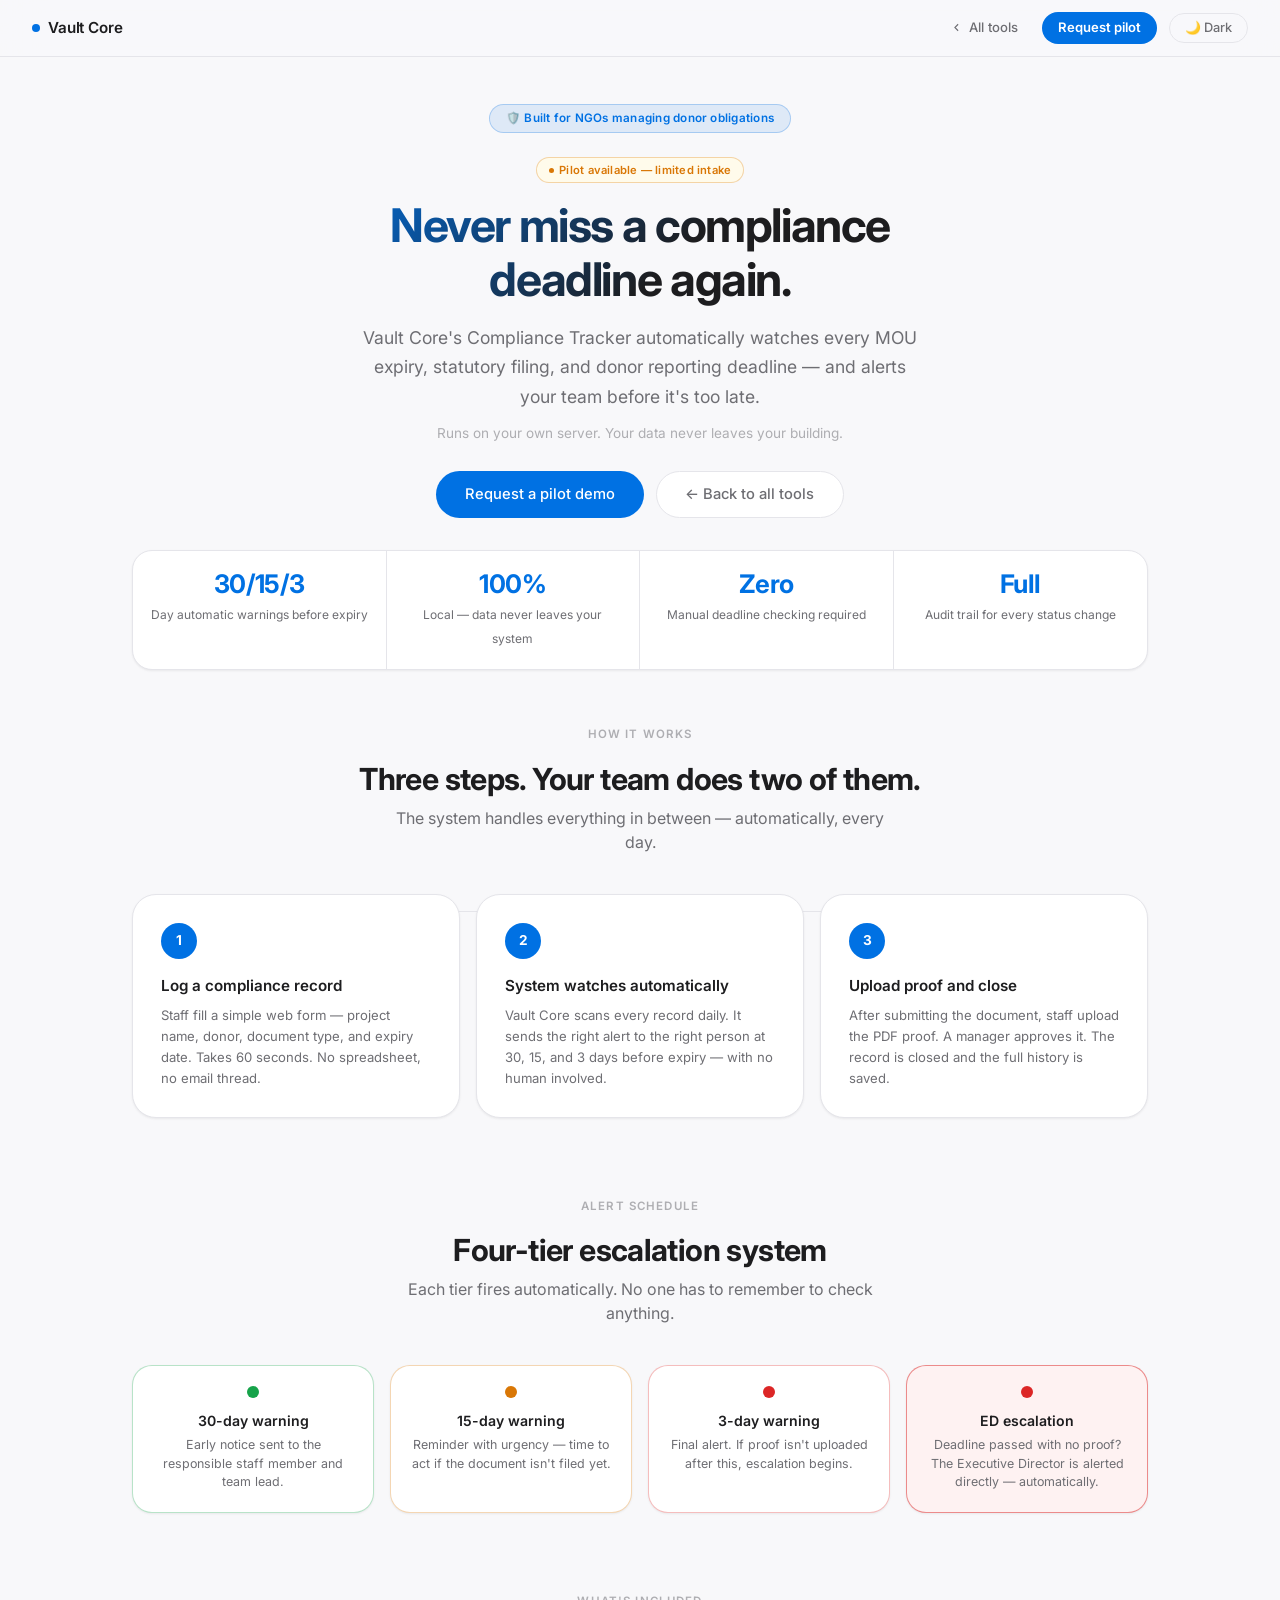
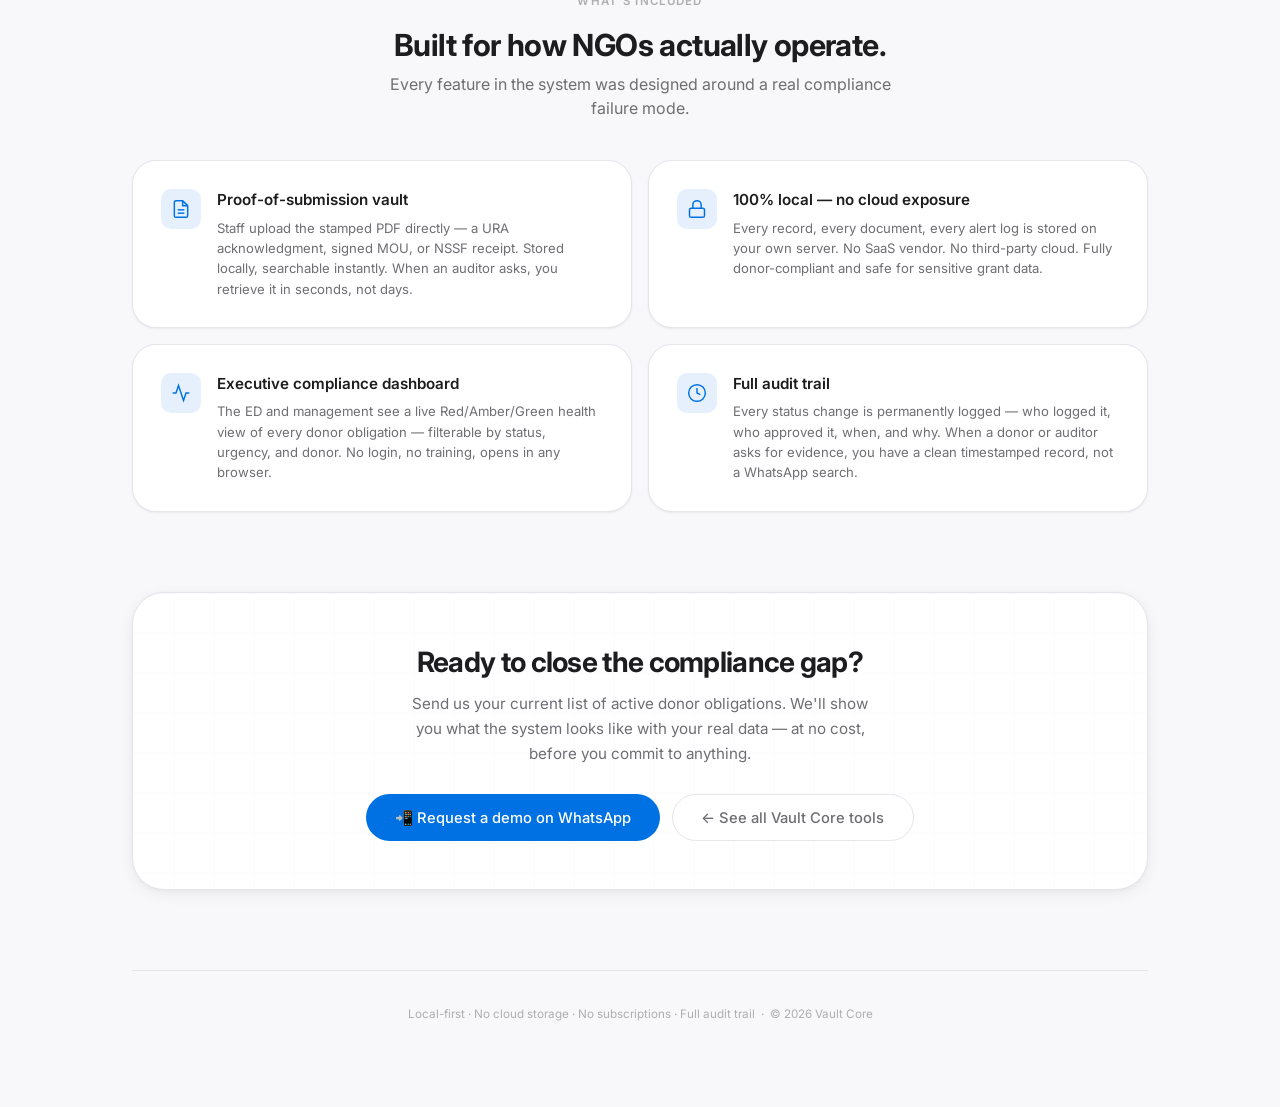
<file: compliance_tracker_page.html>
<!DOCTYPE html>
<html lang="en">
<head>
  <meta charset="UTF-8">
  <meta name="viewport" content="width=device-width, initial-scale=1.0, viewport-fit=cover">
  <title>Vault Core — Compliance Tracker</title>
  <meta name="description" content="Automated donor compliance management for NGOs. Automatic deadline alerts, proof-of-submission vault, and ED escalation — running locally, securely, and fast.">
  <link rel="icon" href="data:image/svg+xml,<svg xmlns='http://www.w3.org/2000/svg' viewBox='0 0 32 32'><rect width='32' height='32' rx='8' fill='%230071e3'/><text y='22' x='5' font-size='18' font-family='system-ui' fill='white'>V</text></svg>">

  <script>
    (function(){
      var t = localStorage.getItem('vc-theme');
      document.documentElement.setAttribute('data-theme', t === 'dark' ? 'dark' : 'light');
    })();
  </script>

  <link href="https://fonts.googleapis.com/css2?family=Inter:opsz,wght@14..32,300;14..32,400;14..32,500;14..32,600;14..32,700&display=swap" rel="stylesheet">

  <style>
    *, *::before, *::after { margin:0; padding:0; box-sizing:border-box; }

    :root,
    [data-theme="light"] {
      --bg:         #f8f8fa; --bg-rgb: 248,248,250;
      --surface:    #ffffff; --surface-2: #f2f2f7;
      --card-bg:    #ffffff;
      --text-1:     #1d1d1f; --text-2: #6e6e73; --text-3: #aeaeb2;
      --border:     #e5e5ea;
      --accent:     #0071e3; --accent-h: #0064cc;
      --accent-dim: rgba(0,113,227,.10);
      --ok:         #16a34a; --ok-bg:  #f0fdf4;
      --warning:    #d97706; --warning-bg: #fffbeb;
      --red:        #dc2626; --red-bg: #fef2f2;
      --sh-sm:  0 1px 3px rgba(0,0,0,.04), 0 1px 2px rgba(0,0,0,.03);
      --sh-md:  0 4px 16px rgba(0,0,0,.06), 0 1px 4px rgba(0,0,0,.03);
      --sh-lg:  0 12px 32px rgba(0,0,0,.09), 0 2px 8px rgba(0,0,0,.04);
    }

    [data-theme="dark"] {
      --bg:         #0a0a0b; --bg-rgb: 10,10,11;
      --surface:    #1c1c1e; --surface-2: #2c2c2e;
      --card-bg:    #1c1c1e;
      --text-1:     #f5f5f7; --text-2: #98989d; --text-3: #636366;
      --border:     #2c2c2e;
      --accent:     #0a84ff; --accent-h: #409cff;
      --accent-dim: rgba(10,132,255,.14);
      --ok:         #4ade80; --ok-bg:  #0f2d1b;
      --warning:    #fbbf24; --warning-bg: #2d2310;
      --red:        #f87171; --red-bg: #2d1b1b;
      --sh-sm:  0 1px 3px rgba(0,0,0,.4);
      --sh-md:  0 4px 16px rgba(0,0,0,.5);
      --sh-lg:  0 12px 32px rgba(0,0,0,.6);
    }

    html { scroll-behavior: smooth; }
    body {
      font-family: 'Inter', -apple-system, BlinkMacSystemFont, system-ui, sans-serif;
      background: var(--bg); color: var(--text-1);
      line-height: 1.5; -webkit-font-smoothing: antialiased;
      transition: background .3s, color .3s;
    }

    /* REVEAL */
    .reveal {
      opacity:0; transform:translateY(20px);
      transition: opacity .55s cubic-bezier(.22,.68,0,1.2),
                  transform .55s cubic-bezier(.22,.68,0,1.2);
    }
    .reveal.in { opacity:1; transform:translateY(0); }
    .d1{transition-delay:.08s} .d2{transition-delay:.16s}
    .d3{transition-delay:.24s} .d4{transition-delay:.32s}

    /* NAV — identical to main site */
    .nav {
      position:fixed; top:0; left:0; right:0; z-index:200;
      backdrop-filter:blur(24px) saturate(180%);
      -webkit-backdrop-filter:blur(24px) saturate(180%);
      background:rgba(var(--bg-rgb),.82);
      border-bottom:.5px solid var(--border);
      padding:.75rem 2rem;
      display:flex; justify-content:space-between; align-items:center;
    }
    .nav-brand {
      font-size:.95rem; font-weight:600; letter-spacing:-.01em;
      color:var(--text-1); text-decoration:none;
      display:flex; align-items:center; gap:.5rem;
    }
    .brand-pulse {
      width:8px; height:8px; border-radius:50%;
      background:var(--accent);
      animation:pulse 2.4s ease-out infinite;
    }
    @keyframes pulse {
      0%   { box-shadow:0 0 0 0 rgba(0,113,227,.55); }
      70%  { box-shadow:0 0 0 7px rgba(0,113,227,0); }
      100% { box-shadow:0 0 0 0 rgba(0,113,227,0); }
    }
    [data-theme="dark"] .brand-pulse { animation-name:pulse-dk; }
    @keyframes pulse-dk {
      0%   { box-shadow:0 0 0 0 rgba(10,132,255,.55); }
      70%  { box-shadow:0 0 0 7px rgba(10,132,255,0); }
      100% { box-shadow:0 0 0 0 rgba(10,132,255,0); }
    }
    .nav-right { display:flex; align-items:center; gap:.75rem; }
    .nav-link {
      font-size:.82rem; font-weight:500; color:var(--text-2);
      text-decoration:none; padding:.35rem .75rem; border-radius:980px;
      transition:color .2s, background .2s;
      display:flex; align-items:center; gap:.35rem;
    }
    .nav-link svg { width:13px; height:13px; stroke:currentColor; stroke-width:2; fill:none; }
    .nav-link:hover { color:var(--text-1); background:var(--surface-2); }
    .nav-cta {
      font-size:.82rem; font-weight:600;
      background:var(--accent); color:#fff;
      text-decoration:none; padding:.38rem 1rem; border-radius:980px;
      transition:background .18s;
    }
    .nav-cta:hover { background:var(--accent-h); }
    .theme-toggle {
      background:transparent; border:.5px solid var(--border);
      padding:.38rem .95rem; border-radius:980px;
      font-size:.8rem; font-weight:500; cursor:pointer;
      color:var(--text-2); font-family:inherit;
      transition:background .2s, color .2s;
    }
    .theme-toggle:hover { background:var(--border); color:var(--text-1); }

    /* LAYOUT */
    .container { max-width:1080px; margin:0 auto; padding:6.5rem 2rem 5rem; }
    section { margin-bottom:5rem; }

    /* HERO */
    .hero { text-align:center; max-width:700px; margin:0 auto 2rem; }
    .badge {
      display:inline-flex; align-items:center; gap:.4rem;
      background:var(--accent-dim); border:.5px solid rgba(0,113,227,.25);
      color:var(--accent); padding:.3rem 1rem; border-radius:980px;
      font-size:.73rem; font-weight:600; letter-spacing:.02em; margin-bottom:1.5rem;
    }
    [data-theme="dark"] .badge { border-color:rgba(10,132,255,.3); }

    .hero h1 {
      font-size:2.9rem; font-weight:700; letter-spacing:-.03em;
      line-height:1.15; margin-bottom:1.1rem;
      background:linear-gradient(135deg, var(--accent) 0%, var(--text-1) 55%);
      -webkit-background-clip:text; -webkit-text-fill-color:transparent;
      background-clip:text;
    }
    .hero-lead {
      font-size:1.1rem; color:var(--text-2); line-height:1.65;
      margin-bottom:.75rem; max-width:560px; margin-left:auto; margin-right:auto;
    }
    .hero-note { font-size:.85rem; color:var(--text-3); margin-bottom:1.75rem; }
    .hero-actions { display:flex; gap:.75rem; justify-content:center; flex-wrap:wrap; }

    .btn-primary {
      display:inline-flex; align-items:center; gap:.45rem;
      background:var(--accent); color:#fff; text-decoration:none;
      padding:.72rem 1.8rem; border-radius:980px;
      font-weight:500; font-size:.92rem;
      transition:background .18s, transform .12s;
    }
    .btn-primary:hover { background:var(--accent-h); transform:scale(1.025); }
    .btn-ghost {
      display:inline-flex; align-items:center; gap:.45rem;
      background:var(--surface); color:var(--text-2); text-decoration:none;
      padding:.72rem 1.8rem; border-radius:980px;
      border:.5px solid var(--border); font-weight:500; font-size:.92rem;
      transition:border-color .2s, color .2s;
    }
    .btn-ghost:hover { border-color:var(--accent); color:var(--accent); }

    /* PROOF STRIP */
    .proof-strip {
      display:flex; flex-wrap:wrap;
      background:var(--surface); border:.5px solid var(--border);
      border-radius:1.25rem; box-shadow:var(--sh-sm);
      margin:2rem 0 3.5rem; overflow:hidden;
    }
    .proof-item {
      flex:1 1 160px; text-align:center; padding:1.25rem 1rem;
      border-right:.5px solid var(--border);
    }
    .proof-item:last-child { border-right:none; }
    .proof-num {
      display:block; font-size:1.6rem; font-weight:700;
      letter-spacing:-.02em; color:var(--accent); line-height:1; margin-bottom:.3rem;
    }
    .proof-label { font-size:.75rem; color:var(--text-2); }

    /* HOW IT WORKS — 3 steps */
    .steps-row {
      display:grid; grid-template-columns:repeat(3,1fr); gap:1rem;
      position:relative;
    }
    .steps-row::before {
      content:''; position:absolute;
      top:1.1rem; left:calc(16.66% + 1rem); right:calc(16.66% + 1rem);
      height:1px; background:var(--border); z-index:0;
    }
    .step-card {
      background:var(--card-bg); border:.5px solid var(--border);
      border-radius:1.5rem; padding:1.75rem; box-shadow:var(--sh-sm);
      position:relative; z-index:1;
      transition:border-color .2s, transform .2s, box-shadow .2s;
    }
    .step-card:hover { border-color:var(--accent); transform:translateY(-3px); box-shadow:var(--sh-md); }
    .step-num {
      width:36px; height:36px; border-radius:50%;
      background:var(--accent); color:#fff;
      display:flex; align-items:center; justify-content:center;
      font-size:.85rem; font-weight:700; margin-bottom:1rem;
    }
    .step-card h3 { font-size:.95rem; font-weight:600; margin-bottom:.45rem; }
    .step-card p  { font-size:.82rem; color:var(--text-2); line-height:1.6; }

    /* FEATURE GRID */
    .feature-grid {
      display:grid; grid-template-columns:repeat(2,1fr); gap:1rem;
    }
    .feature-card {
      background:var(--card-bg); border:.5px solid var(--border);
      border-radius:1.5rem; padding:1.75rem; box-shadow:var(--sh-sm);
      display:flex; align-items:flex-start; gap:1rem;
      transition:border-color .2s, transform .2s, box-shadow .2s;
    }
    .feature-card:hover { border-color:var(--accent); transform:translateY(-3px); box-shadow:var(--sh-md); }
    .feature-icon {
      flex-shrink:0; width:40px; height:40px; border-radius:10px;
      background:var(--accent-dim);
      display:flex; align-items:center; justify-content:center;
    }
    .feature-icon svg { width:20px; height:20px; stroke:var(--accent); stroke-width:1.75; fill:none; }
    .feature-card h3 { font-size:.95rem; font-weight:600; margin-bottom:.35rem; }
    .feature-card p  { font-size:.82rem; color:var(--text-2); line-height:1.55; }

    /* ALERT TIERS */
    .tiers {
      display:grid; grid-template-columns:repeat(4,1fr); gap:1rem;
    }
    .tier-card {
      background:var(--card-bg); border:.5px solid var(--border);
      border-radius:1.25rem; padding:1.25rem; text-align:center;
      box-shadow:var(--sh-sm);
    }
    .tier-dot {
      width:12px; height:12px; border-radius:50%;
      margin:0 auto .75rem;
    }
    .tier-card h4 { font-size:.88rem; font-weight:600; margin-bottom:.3rem; }
    .tier-card p  { font-size:.78rem; color:var(--text-2); line-height:1.5; }
    .tier-ok    { border-color:rgba(22,163,74,.3); }
    .tier-ok    .tier-dot { background:var(--ok); }
    .tier-warn  { border-color:rgba(217,119,6,.3); }
    .tier-warn  .tier-dot { background:var(--warning); }
    .tier-crit  { border-color:rgba(220,38,38,.3); }
    .tier-crit  .tier-dot { background:var(--red); }
    .tier-esc   { border-color:rgba(220,38,38,.5); background:var(--red-bg); }
    .tier-esc   .tier-dot { background:var(--red); }

    /* SECTION COMMON */
    .section-eyebrow {
      text-align:center; font-size:.72rem; font-weight:600;
      text-transform:uppercase; letter-spacing:.1em;
      color:var(--text-3); margin-bottom:1rem;
    }
    .section-title {
      text-align:center; font-size:1.9rem; font-weight:700;
      letter-spacing:-.02em; margin-bottom:.5rem; line-height:1.25;
    }
    .section-sub {
      text-align:center; font-size:1rem; color:var(--text-2);
      max-width:520px; margin:0 auto 2.5rem;
    }

    /* CTA */
    .cta-block {
      background:var(--surface); border:.5px solid var(--border);
      border-radius:2rem; padding:3rem 2rem; text-align:center;
      box-shadow:var(--sh-md); position:relative; overflow:hidden;
    }
    .cta-block::before {
      content:''; position:absolute; inset:0;
      background-image:
        linear-gradient(rgba(0,113,227,.025) 1px,transparent 1px),
        linear-gradient(90deg,rgba(0,113,227,.025) 1px,transparent 1px);
      background-size:40px 40px; pointer-events:none;
    }
    .cta-block h2 {
      position:relative; font-size:1.75rem; font-weight:700;
      letter-spacing:-.025em; margin-bottom:.5rem;
    }
    .cta-block p {
      position:relative; color:var(--text-2); font-size:.95rem;
      max-width:460px; margin:0 auto 1.75rem; line-height:1.65;
    }
    .cta-actions {
      position:relative; display:flex; gap:.75rem; justify-content:center; flex-wrap:wrap;
    }

    /* STATUS BADGE */
    .status-badge {
      display:inline-flex; align-items:center; gap:.35rem;
      font-size:.7rem; font-weight:600; padding:.22rem .7rem;
      border-radius:980px; letter-spacing:.02em;
      background:var(--warning-bg); color:var(--warning);
      border:.5px solid rgba(217,119,6,.3);
    }
    .status-dot {
      width:5px; height:5px; border-radius:50%; background:currentColor;
      animation:dotpulse 2s ease-in-out infinite;
    }
    @keyframes dotpulse { 0%,100%{opacity:1} 50%{opacity:.3} }

    /* FOOTER */
    footer {
      text-align:center; font-size:.73rem; color:var(--text-3);
      border-top:.5px solid var(--border); padding-top:2rem; line-height:2;
    }

    @media(max-width:768px) {
      .steps-row    { grid-template-columns:1fr; }
      .steps-row::before { display:none; }
      .feature-grid { grid-template-columns:1fr; }
      .tiers        { grid-template-columns:repeat(2,1fr); }
    }
    @media(max-width:600px) {
      .container { padding:5.5rem 1.1rem 4rem; }
      .hero h1 { font-size:2rem; }
      .nav { padding:.7rem 1.1rem; }
      .proof-strip { border-radius:1rem; }
      .proof-item { border-right:none; border-bottom:.5px solid var(--border); }
      .proof-item:last-child { border-bottom:none; }
      .tiers { grid-template-columns:1fr 1fr; }
    }
  </style>
</head>
<body>

<!-- NAV -->
<nav class="nav">
  <a class="nav-brand" href="https://alielgali44.github.io/">
    <span class="brand-pulse"></span>Vault Core
  </a>
  <div class="nav-right">
    <a class="nav-link" href="https://alielgali44.github.io/">
      <svg viewBox="0 0 24 24"><polyline points="15 18 9 12 15 6"/></svg>
      All tools
    </a>
    <a class="nav-cta" href="https://wa.me/256726432203?text=Hi%2C%20I%27d%20like%20to%20learn%20more%20about%20the%20Compliance%20Tracker" target="_blank" rel="noopener">Request pilot</a>
    <button class="theme-toggle" id="themeToggle">🌙 Dark</button>
  </div>
</nav>

<div class="container">

  <!-- HERO -->
  <section style="margin-bottom:1.5rem;">
    <div class="hero">
      <div class="badge reveal">🛡️ Built for NGOs managing donor obligations</div>
      <div style="display:flex;justify-content:center;margin-bottom:1rem;" class="reveal d1">
        <span class="status-badge"><span class="status-dot"></span>Pilot available — limited intake</span>
      </div>
      <h1 class="reveal d1">Never miss a compliance<br>deadline again.</h1>
      <p class="hero-lead reveal d2">
        Vault Core's Compliance Tracker automatically watches every MOU expiry, statutory filing, and donor reporting deadline — and alerts your team before it's too late.
      </p>
      <p class="hero-note reveal d3">Runs on your own server. Your data never leaves your building.</p>
      <div class="hero-actions reveal d4">
        <a href="https://wa.me/256726432203?text=Hi%2C%20I%27d%20like%20to%20learn%20more%20about%20the%20Compliance%20Tracker" target="_blank" rel="noopener" class="btn-primary">Request a pilot demo</a>
        <a href="https://alielgali44.github.io/" class="btn-ghost">← Back to all tools</a>
      </div>
    </div>
  </section>

  <!-- PROOF STRIP -->
  <div class="proof-strip reveal">
    <div class="proof-item">
      <span class="proof-num">30/15/3</span>
      <span class="proof-label">Day automatic warnings before expiry</span>
    </div>
    <div class="proof-item">
      <span class="proof-num">100%</span>
      <span class="proof-label">Local — data never leaves your system</span>
    </div>
    <div class="proof-item">
      <span class="proof-num">Zero</span>
      <span class="proof-label">Manual deadline checking required</span>
    </div>
    <div class="proof-item">
      <span class="proof-num">Full</span>
      <span class="proof-label">Audit trail for every status change</span>
    </div>
  </div>

  <!-- HOW IT WORKS -->
  <section>
    <p class="section-eyebrow reveal">How it works</p>
    <h2 class="section-title reveal d1">Three steps. Your team does two of them.</h2>
    <p class="section-sub reveal d2">The system handles everything in between — automatically, every day.</p>

    <div class="steps-row">
      <div class="step-card reveal d1">
        <div class="step-num">1</div>
        <h3>Log a compliance record</h3>
        <p>Staff fill a simple web form — project name, donor, document type, and expiry date. Takes 60 seconds. No spreadsheet, no email thread.</p>
      </div>
      <div class="step-card reveal d2">
        <div class="step-num">2</div>
        <h3>System watches automatically</h3>
        <p>Vault Core scans every record daily. It sends the right alert to the right person at 30, 15, and 3 days before expiry — with no human involved.</p>
      </div>
      <div class="step-card reveal d3">
        <div class="step-num">3</div>
        <h3>Upload proof and close</h3>
        <p>After submitting the document, staff upload the PDF proof. A manager approves it. The record is closed and the full history is saved.</p>
      </div>
    </div>
  </section>

  <!-- ALERT TIERS -->
  <section>
    <p class="section-eyebrow reveal">Alert schedule</p>
    <h2 class="section-title reveal d1">Four-tier escalation system</h2>
    <p class="section-sub reveal d2">Each tier fires automatically. No one has to remember to check anything.</p>

    <div class="tiers">
      <div class="tier-card tier-ok reveal d1">
        <div class="tier-dot"></div>
        <h4>30-day warning</h4>
        <p>Early notice sent to the responsible staff member and team lead.</p>
      </div>
      <div class="tier-card tier-warn reveal d2">
        <div class="tier-dot"></div>
        <h4>15-day warning</h4>
        <p>Reminder with urgency — time to act if the document isn't filed yet.</p>
      </div>
      <div class="tier-card tier-crit reveal d3">
        <div class="tier-dot"></div>
        <h4>3-day warning</h4>
        <p>Final alert. If proof isn't uploaded after this, escalation begins.</p>
      </div>
      <div class="tier-card tier-esc reveal d4">
        <div class="tier-dot"></div>
        <h4>ED escalation</h4>
        <p>Deadline passed with no proof? The Executive Director is alerted directly — automatically.</p>
      </div>
    </div>
  </section>

  <!-- FEATURES -->
  <section>
    <p class="section-eyebrow reveal">What's included</p>
    <h2 class="section-title reveal d1">Built for how NGOs actually operate.</h2>
    <p class="section-sub reveal d2">Every feature in the system was designed around a real compliance failure mode.</p>

    <div class="feature-grid">
      <div class="feature-card reveal d1">
        <div class="feature-icon">
          <svg viewBox="0 0 24 24"><path d="M14 2H6a2 2 0 0 0-2 2v16a2 2 0 0 0 2 2h12a2 2 0 0 0 2-2V8z"/><polyline points="14 2 14 8 20 8"/><line x1="16" y1="13" x2="8" y2="13"/><line x1="16" y1="17" x2="8" y2="17"/></svg>
        </div>
        <div>
          <h3>Proof-of-submission vault</h3>
          <p>Staff upload the stamped PDF directly — a URA acknowledgment, signed MOU, or NSSF receipt. Stored locally, searchable instantly. When an auditor asks, you retrieve it in seconds, not days.</p>
        </div>
      </div>
      <div class="feature-card reveal d2">
        <div class="feature-icon">
          <svg viewBox="0 0 24 24"><rect x="3" y="11" width="18" height="11" rx="2"/><path d="M7 11V7a5 5 0 0 1 10 0v4"/></svg>
        </div>
        <div>
          <h3>100% local — no cloud exposure</h3>
          <p>Every record, every document, every alert log is stored on your own server. No SaaS vendor. No third-party cloud. Fully donor-compliant and safe for sensitive grant data.</p>
        </div>
      </div>
      <div class="feature-card reveal d3">
        <div class="feature-icon">
          <svg viewBox="0 0 24 24"><polyline points="22 12 18 12 15 21 9 3 6 12 2 12"/></svg>
        </div>
        <div>
          <h3>Executive compliance dashboard</h3>
          <p>The ED and management see a live Red/Amber/Green health view of every donor obligation — filterable by status, urgency, and donor. No login, no training, opens in any browser.</p>
        </div>
      </div>
      <div class="feature-card reveal d4">
        <div class="feature-icon">
          <svg viewBox="0 0 24 24"><circle cx="12" cy="12" r="10"/><polyline points="12 6 12 12 16 14"/></svg>
        </div>
        <div>
          <h3>Full audit trail</h3>
          <p>Every status change is permanently logged — who logged it, who approved it, when, and why. When a donor or auditor asks for evidence, you have a clean timestamped record, not a WhatsApp search.</p>
        </div>
      </div>
    </div>
  </section>

  <!-- CTA -->
  <section class="reveal">
    <div class="cta-block">
      <h2>Ready to close the compliance gap?</h2>
      <p>Send us your current list of active donor obligations. We'll show you what the system looks like with your real data — at no cost, before you commit to anything.</p>
      <div class="cta-actions">
        <a href="https://wa.me/256726432203?text=Hi%2C%20I%27d%20like%20to%20request%20a%20Compliance%20Tracker%20demo%20for%20my%20organisation" target="_blank" rel="noopener" class="btn-primary">📲 Request a demo on WhatsApp</a>
        <a href="https://alielgali44.github.io/" class="btn-ghost">← See all Vault Core tools</a>
      </div>
    </div>
  </section>

  <footer>
    Local-first · No cloud storage · No subscriptions · Full audit trail &nbsp;·&nbsp; © 2026 Vault Core
  </footer>

</div>

<script>
  /* THEME */
  const html   = document.documentElement;
  const toggle = document.getElementById('themeToggle');

  function applyTheme(t) {
    html.setAttribute('data-theme', t);
    localStorage.setItem('vc-theme', t);
    toggle.textContent = t === 'dark' ? '☀️ Light' : '🌙 Dark';
  }

  toggle.textContent = html.getAttribute('data-theme') === 'dark' ? '☀️ Light' : '🌙 Dark';
  toggle.addEventListener('click', () => {
    applyTheme(html.getAttribute('data-theme') === 'dark' ? 'light' : 'dark');
  });

  /* SCROLL REVEAL */
  const io = new IntersectionObserver(entries => {
    entries.forEach(e => {
      if (e.isIntersecting) { e.target.classList.add('in'); io.unobserve(e.target); }
    });
  }, { threshold: 0.08 });

  document.querySelectorAll('.reveal').forEach(el => io.observe(el));
</script>

</body>
</html>
</file>
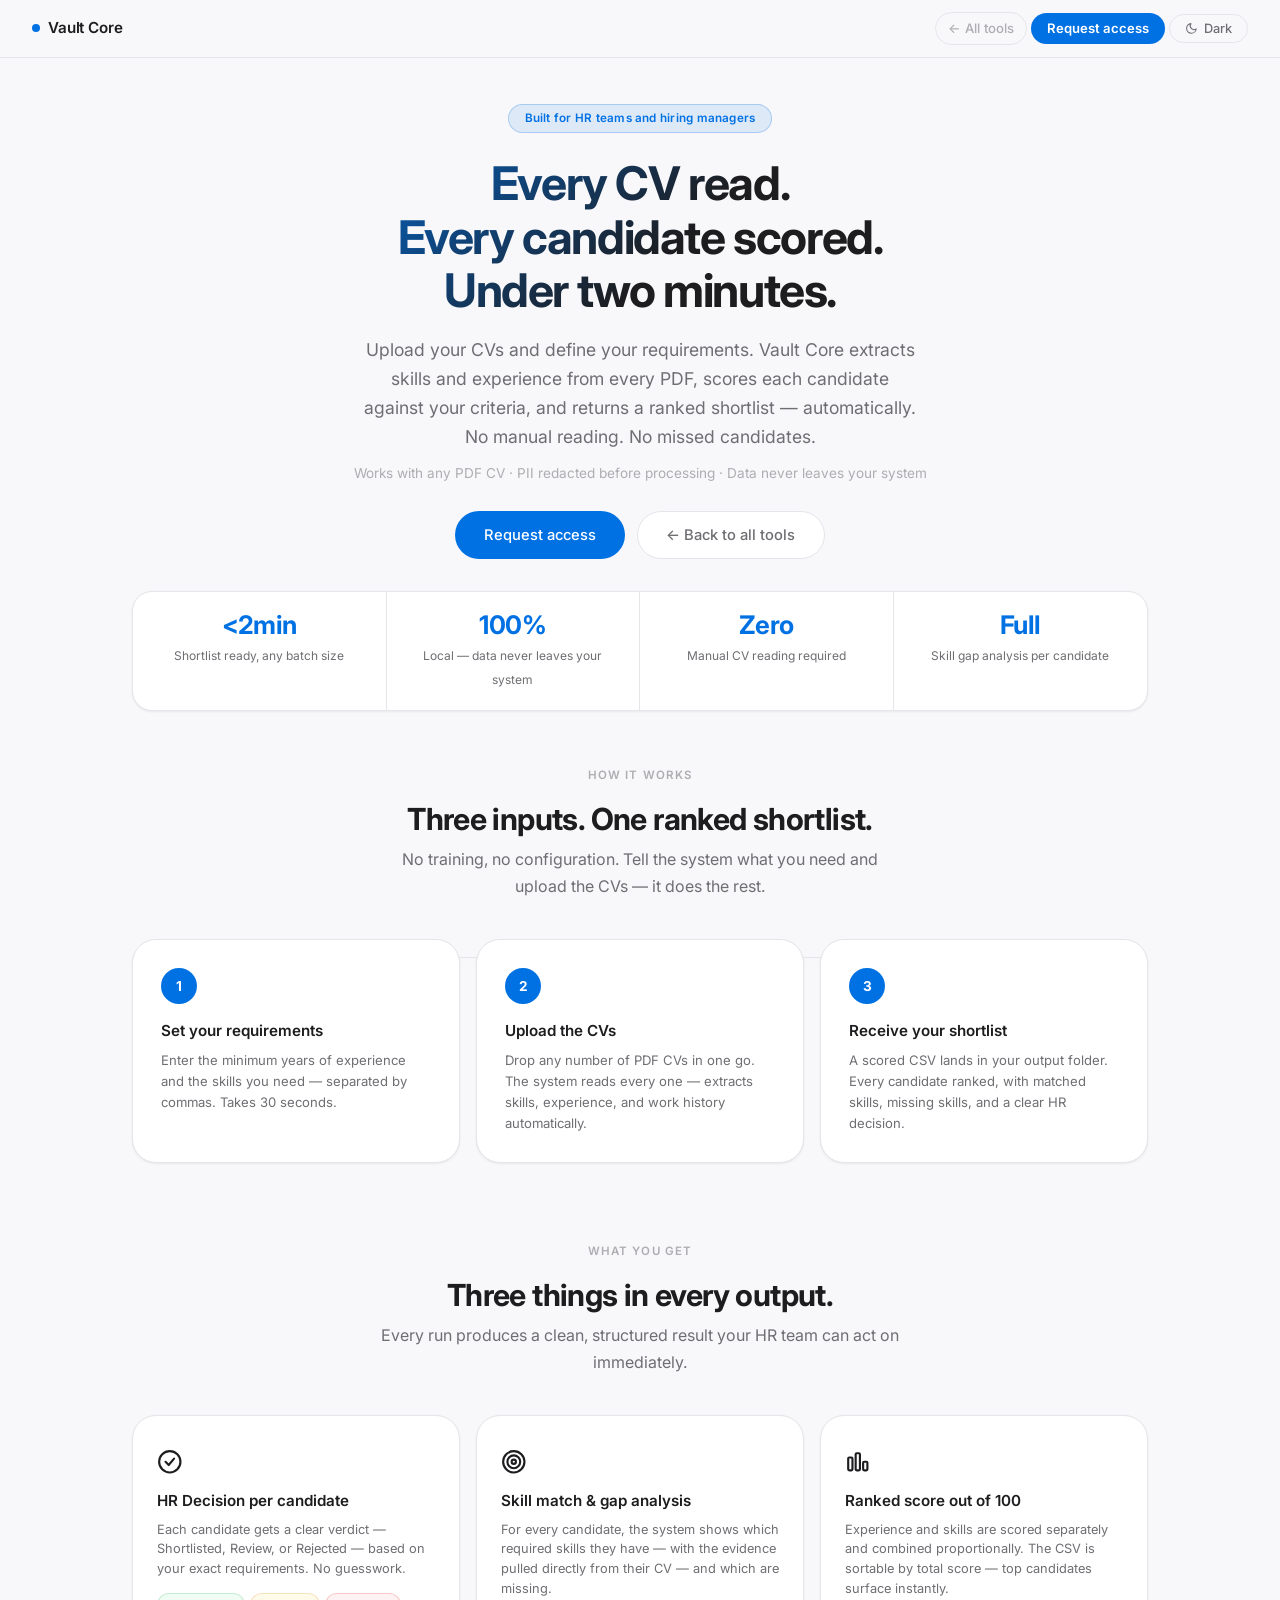
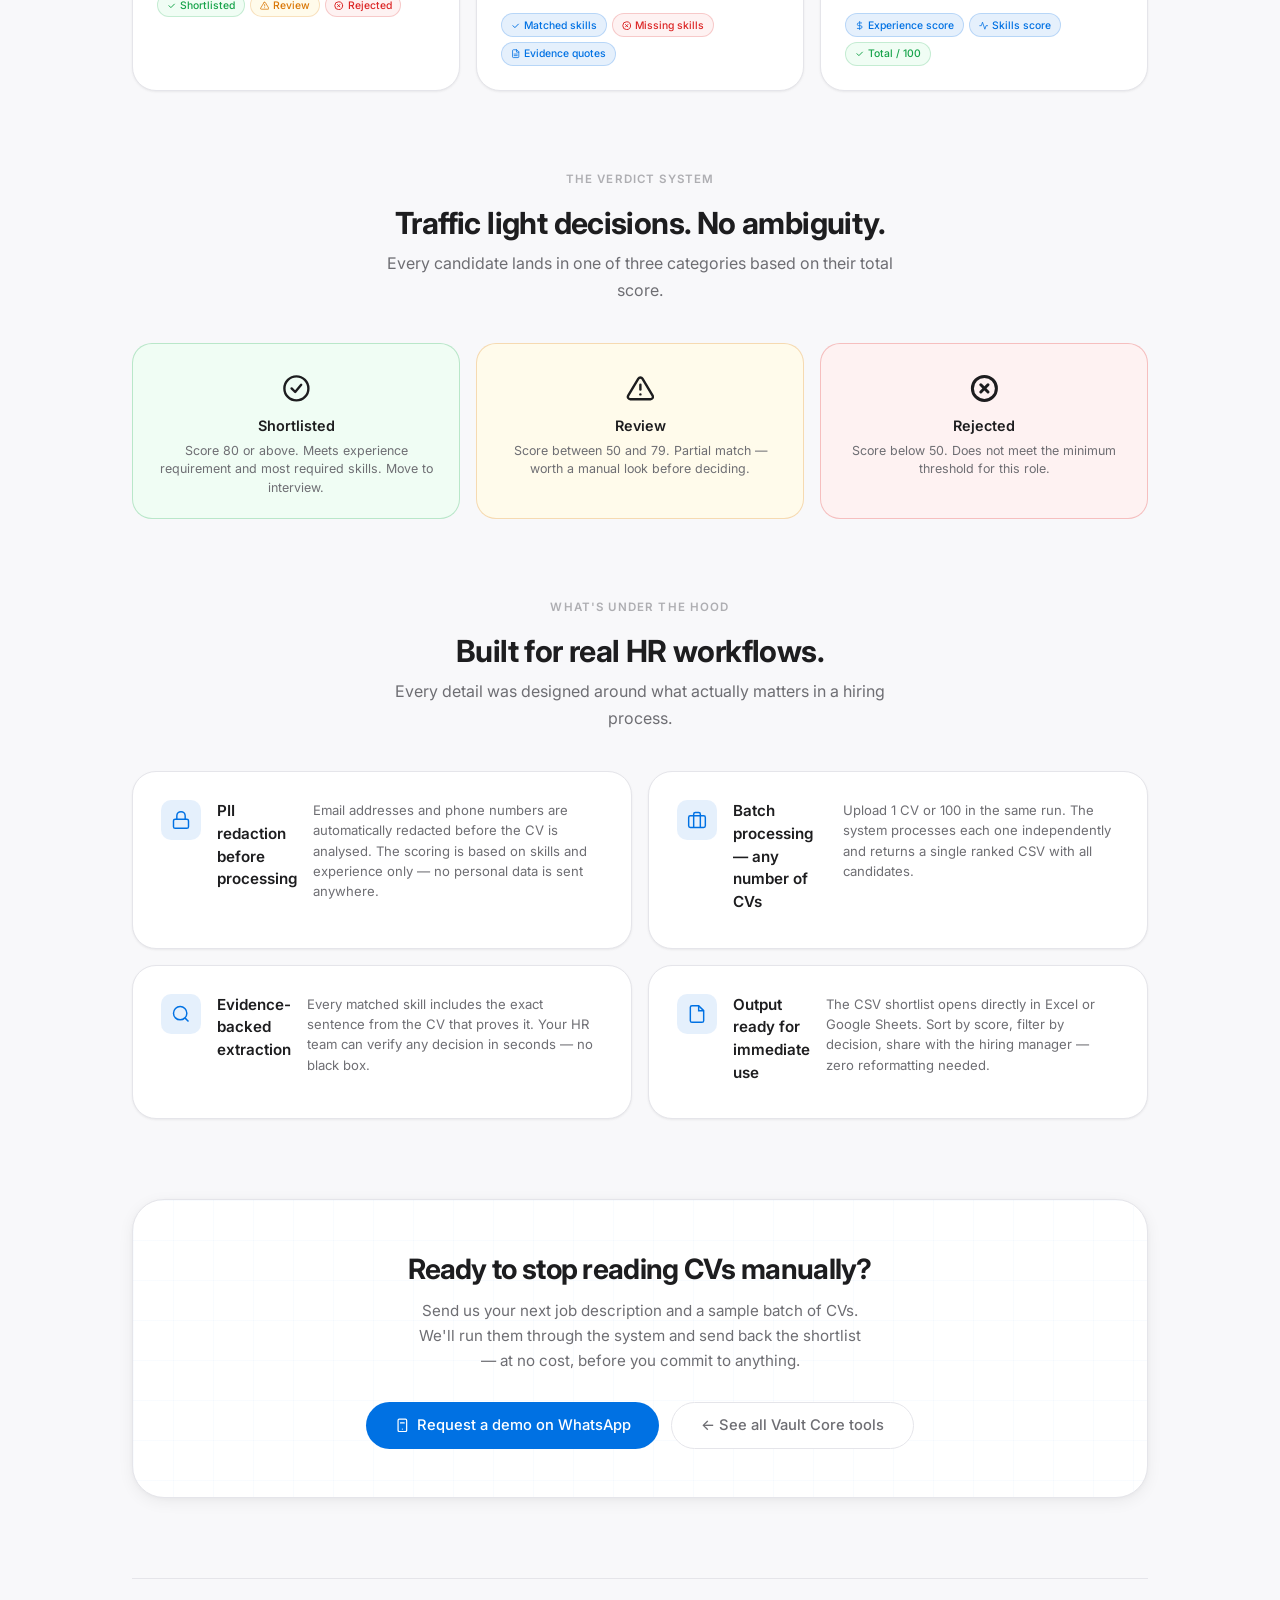
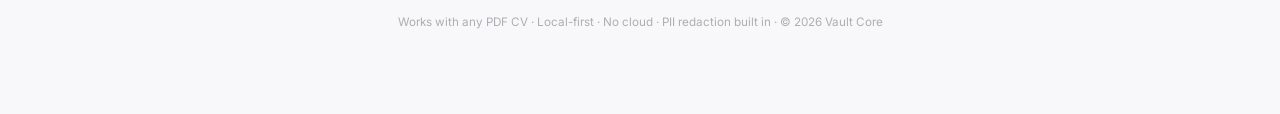
<file: cvs.html>
<!DOCTYPE html>
<html lang="en">
<head>
  <meta charset="UTF-8">
  <meta name="viewport" content="width=device-width, initial-scale=1.0, viewport-fit=cover">
  <title>CV Screener — Ranked Shortlists in Under Two Minutes | Vault Core</title>
  <meta name="description" content="Upload any number of CVs, define your requirements, and get a scored, ranked shortlist back automatically. PII redacted before processing. Local-first.">
  <link rel="icon" href="data:image/svg+xml,<svg xmlns='http://www.w3.org/2000/svg' viewBox='0 0 32 32'><rect width='32' height='32' rx='8' fill='%230071e3'/><text y='22' x='5' font-size='18' font-family='system-ui' fill='white'>V</text></svg>">
  <script>(function(){ var t=localStorage.getItem('vc-theme'); document.documentElement.setAttribute('data-theme',t==='dark'?'dark':'light'); })();</script>
  <link href="https://fonts.googleapis.com/css2?family=Inter:opsz,wght@14..32,300;14..32,400;14..32,500;14..32,600;14..32,700&display=swap" rel="stylesheet">
  <link rel="stylesheet" href="css/shared.css">
  <link rel="stylesheet" href="css/pages/cvs.css">
</head>
<body>

<nav class="nav">
  <a class="nav-brand" href="index.html">
    <span class="brand-pulse"></span>Vault Core
  </a>
  <div class="nav-right">
    <a class="nav-back" href="index.html">← All tools</a>
    <a class="nav-cta" href="https://wa.me/256726432203?text=Hi%2C%20I%27d%20like%20to%20learn%20more%20about%20the%20CV%20Screener" target="_blank" rel="noopener">Request access</a>
    <button class="theme-toggle" id="themeToggle" aria-label="Toggle theme"></button>
  </div>
</nav>

<div class="container">

  <!-- ── HERO ── -->
  <section style="margin-bottom:1.5rem;">
    <div class="hero">
      <div class="badge reveal">Built for HR teams and hiring managers</div>
      <h1 class="reveal d1">Every CV read.<br>Every candidate scored.<br>Under two minutes.</h1>
      <p class="hero-lead reveal d2">Upload your CVs and define your requirements. Vault Core extracts skills and experience from every PDF, scores each candidate against your criteria, and returns a ranked shortlist — automatically. No manual reading. No missed candidates.</p>
      <p class="hero-note reveal d3">Works with any PDF CV · PII redacted before processing · Data never leaves your system</p>
      <div class="hero-actions reveal d4">
        <a href="https://wa.me/256726432203?text=Hi%2C%20I%27d%20like%20to%20request%20access%20to%20the%20Vault%20Core%20CV%20Screener" target="_blank" rel="noopener" class="btn-primary">Request access</a>
        <a href="index.html" class="btn-ghost">← Back to all tools</a>
      </div>
    </div>
  </section>

  <!-- ── PROOF STRIP ── -->
  <div class="proof-strip reveal">
    <div class="proof-item"><span class="proof-num">&lt;2min</span><span class="proof-label">Shortlist ready, any batch size</span></div>
    <div class="proof-item"><span class="proof-num">100%</span><span class="proof-label">Local — data never leaves your system</span></div>
    <div class="proof-item"><span class="proof-num">Zero</span><span class="proof-label">Manual CV reading required</span></div>
    <div class="proof-item"><span class="proof-num">Full</span><span class="proof-label">Skill gap analysis per candidate</span></div>
  </div>

  <!-- ── HOW IT WORKS ── -->
  <section>
    <p class="section-eyebrow reveal">How it works</p>
    <h2 class="section-title reveal d1">Three inputs. One ranked shortlist.</h2>
    <p class="section-sub reveal d2">No training, no configuration. Tell the system what you need and upload the CVs — it does the rest.</p>
    <div class="steps-row">
      <div class="step-card reveal d1">
        <span class="step-num">1</span>
        <h3>Set your requirements</h3>
        <p>Enter the minimum years of experience and the skills you need — separated by commas. Takes 30 seconds.</p>
      </div>
      <div class="step-card reveal d2">
        <span class="step-num">2</span>
        <h3>Upload the CVs</h3>
        <p>Drop any number of PDF CVs in one go. The system reads every one — extracts skills, experience, and work history automatically.</p>
      </div>
      <div class="step-card reveal d3">
        <span class="step-num">3</span>
        <h3>Receive your shortlist</h3>
        <p>A scored CSV lands in your output folder. Every candidate ranked, with matched skills, missing skills, and a clear HR decision.</p>
      </div>
    </div>
  </section>

  <!-- ── WHAT YOU GET ── -->
  <section>
    <p class="section-eyebrow reveal">What you get</p>
    <h2 class="section-title reveal d1">Three things in every output.</h2>
    <p class="section-sub reveal d2">Every run produces a clean, structured result your HR team can act on immediately.</p>
    <div class="outputs-grid">
      <div class="output-card reveal d1">
        <span class="output-emoji">
  <svg viewBox="0 0 24 24" fill="none" stroke="currentColor" stroke-width="2" stroke-linecap="round" stroke-linejoin="round">
    <circle cx="12" cy="12" r="10"/><polyline points="8 12 11 15 16 9"/>
  </svg>
</span>
        <h4>HR Decision per candidate</h4>
        <p>Each candidate gets a clear verdict — Shortlisted, Review, or Rejected — based on your exact requirements. No guesswork.</p>
        <div class="output-tags">
          <span class="tag tag-green">
  <svg viewBox="0 0 24 24" fill="none" stroke="currentColor" stroke-width="2.5" stroke-linecap="round" stroke-linejoin="round"><polyline points="5 12 10 17 19 8"/></svg>
  Shortlisted
</span>
          <span class="tag tag-amber">
  <svg viewBox="0 0 24 24" fill="none" stroke="currentColor" stroke-width="2" stroke-linecap="round" stroke-linejoin="round"><path d="M10.29 3.86L1.82 18a2 2 0 0 0 1.71 3h16.94a2 2 0 0 0 1.71-3L13.71 3.86a2 2 0 0 0-3.42 0z"/><line x1="12" y1="9" x2="12" y2="13"/><line x1="12" y1="17" x2="12.01" y2="17"/></svg>
  Review
</span>
          <span class="tag tag-red">
  <svg viewBox="0 0 24 24" fill="none" stroke="currentColor" stroke-width="2.5" stroke-linecap="round" stroke-linejoin="round"><circle cx="12" cy="12" r="10"/><line x1="15" y1="9" x2="9" y2="15"/><line x1="9" y1="9" x2="15" y2="15"/></svg>
  Rejected
</span>
        </div>
      </div>
      <div class="output-card reveal d2">
        <span class="output-emoji">
  <svg viewBox="0 0 24 24" fill="none" stroke="currentColor" stroke-width="2" stroke-linecap="round" stroke-linejoin="round">
    <circle cx="12" cy="12" r="10"/><circle cx="12" cy="12" r="6"/><circle cx="12" cy="12" r="2"/>
  </svg>
</span>
        <h4>Skill match &amp; gap analysis</h4>
        <p>For every candidate, the system shows which required skills they have — with the evidence pulled directly from their CV — and which are missing.</p>
        <div class="output-tags">
          <span class="tag tag-blue">
  <svg viewBox="0 0 24 24" fill="none" stroke="currentColor" stroke-width="2.5" stroke-linecap="round" stroke-linejoin="round"><polyline points="5 12 10 17 19 8"/></svg>
  Matched skills
</span>
          <span class="tag tag-red">
  <svg viewBox="0 0 24 24" fill="none" stroke="currentColor" stroke-width="2.5" stroke-linecap="round" stroke-linejoin="round"><circle cx="12" cy="12" r="10"/><line x1="15" y1="9" x2="9" y2="15"/><line x1="9" y1="9" x2="15" y2="15"/></svg>
  Missing skills
</span>
          <span class="tag tag-blue">
  <svg viewBox="0 0 24 24" fill="none" stroke="currentColor" stroke-width="2" stroke-linecap="round" stroke-linejoin="round"><path d="M14 2H6a2 2 0 0 0-2 2v16a2 2 0 0 0 2 2h12a2 2 0 0 0 2-2V8z"/><polyline points="14 2 14 8 20 8"/><line x1="16" y1="13" x2="8" y2="13"/><line x1="16" y1="17" x2="8" y2="17"/></svg>
  Evidence quotes
</span>
        </div>
      </div>
      <div class="output-card reveal d3">
        <span class="output-emoji">
  <svg viewBox="0 0 24 24" fill="none" stroke="currentColor" stroke-width="2" stroke-linecap="round" stroke-linejoin="round">
    <rect x="3" y="8" width="4" height="12" rx="1"/>
    <rect x="10" y="4" width="4" height="16" rx="1"/>
    <rect x="17" y="12" width="4" height="8" rx="1"/>
  </svg>
</span>
        <h4>Ranked score out of 100</h4>
        <p>Experience and skills are scored separately and combined proportionally. The CSV is sortable by total score — top candidates surface instantly.</p>
        <div class="output-tags">
          <span class="tag tag-blue">
  <svg viewBox="0 0 24 24" fill="none" stroke="currentColor" stroke-width="2" stroke-linecap="round" stroke-linejoin="round"><line x1="12" y1="1" x2="12" y2="23"/><path d="M17 5H9.5a3.5 3.5 0 0 0 0 7h5a3.5 3.5 0 0 1 0 7H6"/></svg>
  Experience score
</span>
          <span class="tag tag-blue">
  <svg viewBox="0 0 24 24" fill="none" stroke="currentColor" stroke-width="2" stroke-linecap="round" stroke-linejoin="round"><polyline points="22 12 18 12 15 21 9 3 6 12 2 12"/></svg>
  Skills score
</span>
          <span class="tag tag-green">
  <svg viewBox="0 0 24 24" fill="none" stroke="currentColor" stroke-width="2.5" stroke-linecap="round" stroke-linejoin="round"><polyline points="5 12 10 17 19 8"/></svg>
  Total / 100
</span>
        </div>
      </div>
    </div>
  </section>

  <!-- ── VERDICT SYSTEM ── -->
  <section>
    <p class="section-eyebrow reveal">The verdict system</p>
    <h2 class="section-title reveal d1">Traffic light decisions. No ambiguity.</h2>
    <p class="section-sub reveal d2">Every candidate lands in one of three categories based on their total score.</p>
    <div class="decision-row">
      <div class="decision-card d-green reveal d1">
        <span class="decision-emoji">
  <svg viewBox="0 0 24 24" fill="none" stroke="currentColor" stroke-width="2" stroke-linecap="round" stroke-linejoin="round">
    <circle cx="12" cy="12" r="10"/><polyline points="8 12 11 15 16 9"/>
  </svg>
</span>
        <h4>Shortlisted</h4>
        <p>Score 80 or above. Meets experience requirement and most required skills. Move to interview.</p>
      </div>
      <div class="decision-card d-amber reveal d2">
        <span class="decision-emoji">
  <svg viewBox="0 0 24 24" fill="none" stroke="currentColor" stroke-width="2" stroke-linecap="round" stroke-linejoin="round">
    <path d="M10.29 3.86L1.82 18a2 2 0 0 0 1.71 3h16.94a2 2 0 0 0 1.71-3L13.71 3.86a2 2 0 0 0-3.42 0z"/>
    <line x1="12" y1="9" x2="12" y2="13"/><line x1="12" y1="17" x2="12.01" y2="17"/>
  </svg>
</span>
        <h4>Review</h4>
        <p>Score between 50 and 79. Partial match — worth a manual look before deciding.</p>
      </div>
      <div class="decision-card d-red reveal d3">
        <span class="decision-emoji">
  <svg viewBox="0 0 24 24" fill="none" stroke="currentColor" stroke-width="2.5" stroke-linecap="round" stroke-linejoin="round">
    <circle cx="12" cy="12" r="10"/>
    <line x1="15" y1="9" x2="9" y2="15"/><line x1="9" y1="9" x2="15" y2="15"/>
  </svg>
</span>
        <h4>Rejected</h4>
        <p>Score below 50. Does not meet the minimum threshold for this role.</p>
      </div>
    </div>
  </section>

  <!-- ── FEATURES ── -->
  <section>
    <p class="section-eyebrow reveal">What's under the hood</p>
    <h2 class="section-title reveal d1">Built for real HR workflows.</h2>
    <p class="section-sub reveal d2">Every detail was designed around what actually matters in a hiring process.</p>
    <div class="feature-grid">
      <div class="feature-card reveal d1">
        <div class="feature-icon">
          <svg viewBox="0 0 24 24"><rect x="3" y="11" width="18" height="11" rx="2"/><path d="M7 11V7a5 5 0 0 1 10 0v4"/></svg>
        </div>
        <h3>PII redaction before processing</h3>
        <p>Email addresses and phone numbers are automatically redacted before the CV is analysed. The scoring is based on skills and experience only — no personal data is sent anywhere.</p>
      </div>
      <div class="feature-card reveal d2">
        <div class="feature-icon">
          <svg viewBox="0 0 24 24"><rect x="2" y="7" width="20" height="14" rx="2"/><path d="M16 21V5a2 2 0 0 0-2-2h-4a2 2 0 0 0-2 2v16"/></svg>
        </div>
        <h3>Batch processing — any number of CVs</h3>
        <p>Upload 1 CV or 100 in the same run. The system processes each one independently and returns a single ranked CSV with all candidates.</p>
      </div>
      <div class="feature-card reveal d3">
        <div class="feature-icon">
          <svg viewBox="0 0 24 24"><circle cx="11" cy="11" r="8"/><line x1="21" y1="21" x2="16.65" y2="16.65"/></svg>
        </div>
        <h3>Evidence-backed extraction</h3>
        <p>Every matched skill includes the exact sentence from the CV that proves it. Your HR team can verify any decision in seconds — no black box.</p>
      </div>
      <div class="feature-card reveal d4">
        <div class="feature-icon">
          <svg viewBox="0 0 24 24"><path d="M14 2H6a2 2 0 0 0-2 2v16a2 2 0 0 0 2 2h12a2 2 0 0 0 2-2V8z"/><polyline points="14 2 14 8 20 8"/></svg>
        </div>
        <h3>Output ready for immediate use</h3>
        <p>The CSV shortlist opens directly in Excel or Google Sheets. Sort by score, filter by decision, share with the hiring manager — zero reformatting needed.</p>
      </div>
    </div>
  </section>

  <!-- ── CTA ── -->
  <section class="reveal">
    <div class="cta-block">
      <h2>Ready to stop reading CVs manually?</h2>
      <p>Send us your next job description and a sample batch of CVs. We'll run them through the system and send back the shortlist — at no cost, before you commit to anything.</p>
      <div class="cta-actions">
        <a href="https://wa.me/256726432203?text=Hi%2C%20I%27d%20like%20to%20try%20the%20Vault%20Core%20CV%20Screener%20with%20my%20own%20CVs" target="_blank" rel="noopener" class="btn-primary">
  <svg width="1em" height="1em" viewBox="0 0 24 24" fill="none" stroke="currentColor" stroke-width="2" stroke-linecap="round" stroke-linejoin="round" aria-hidden="true">
    <rect x="5" y="2" width="14" height="20" rx="2" ry="2"/>
    <line x1="12" y1="18" x2="12.01" y2="18"/>
    <path d="M9 8h6"/>
  </svg>
  Request a demo on WhatsApp
</a>
        <a href="index.html" class="btn-ghost">← See all Vault Core tools</a>
      </div>
    </div>
  </section>

  <footer>Works with any PDF CV · Local-first · No cloud · PII redaction built in · © 2026 Vault Core</footer>

</div>

<script defer src="js/app.js"></script>
</body>
</html>
</file>
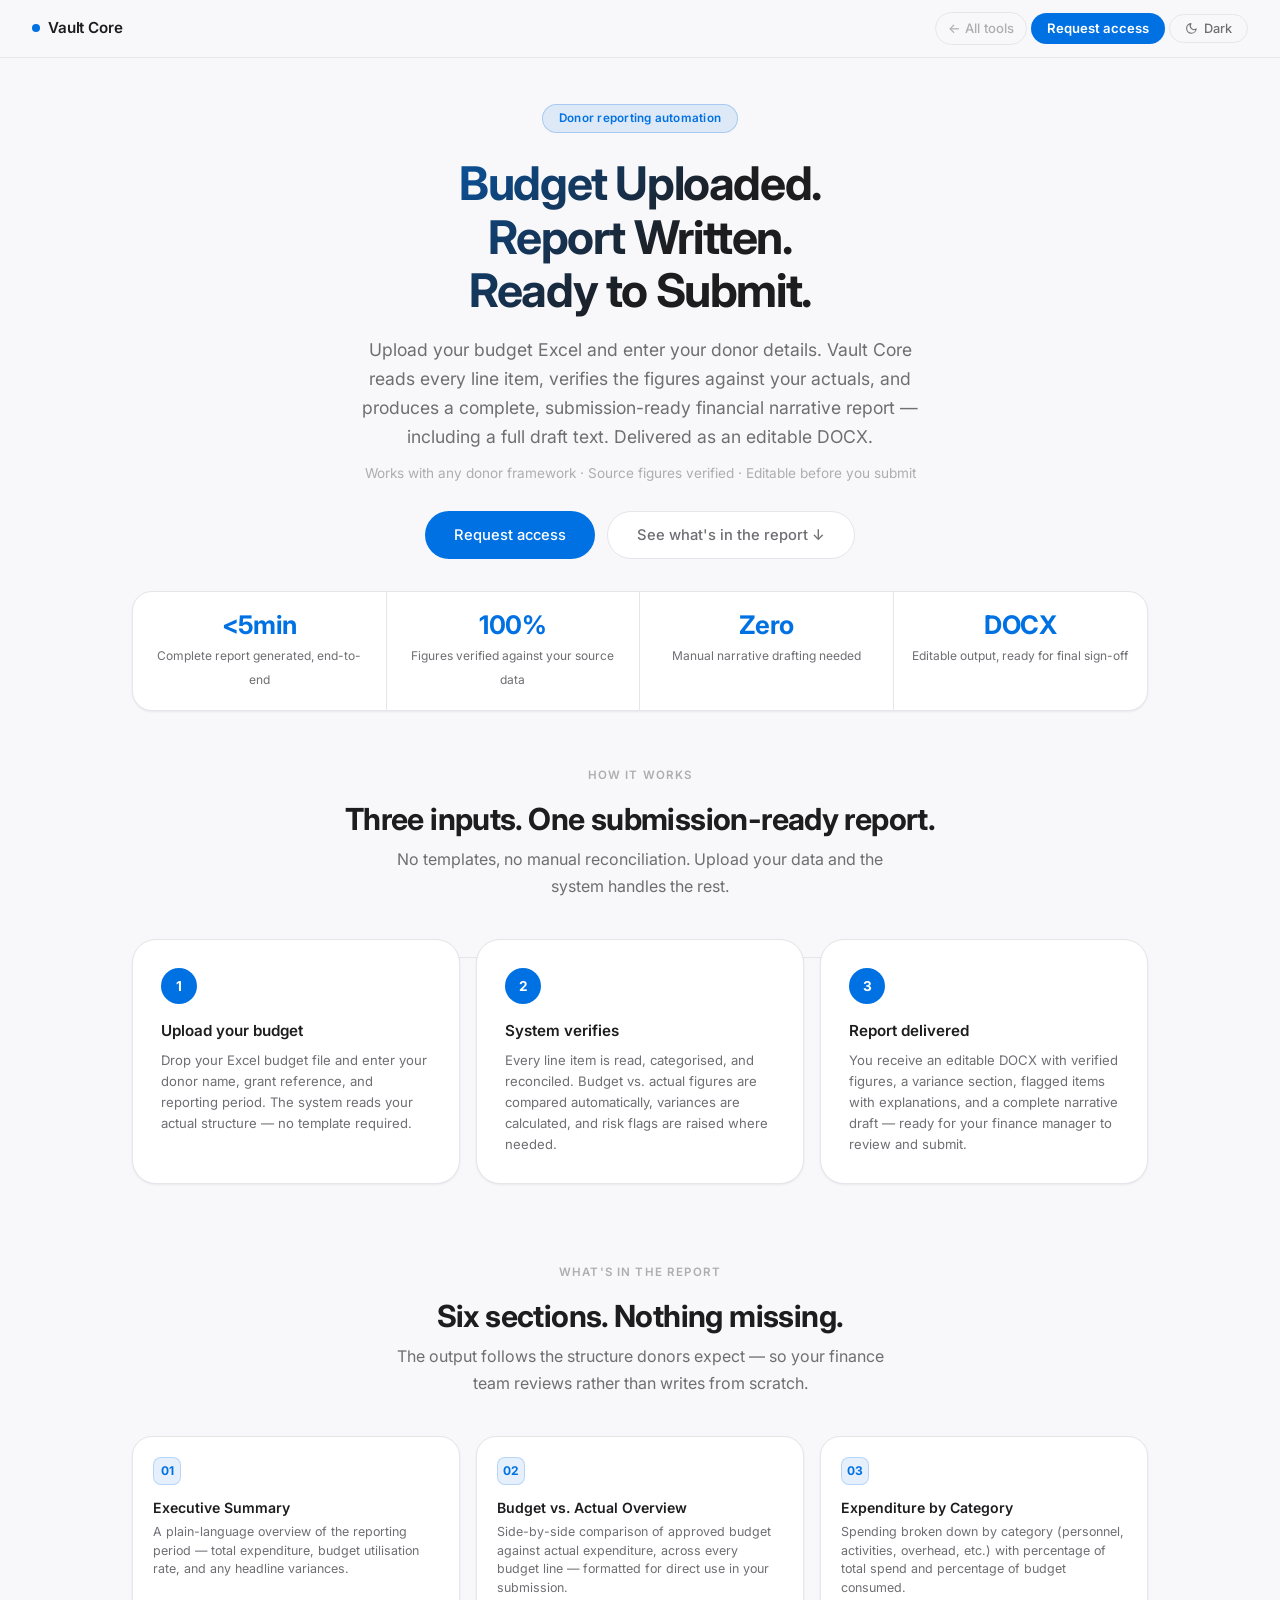
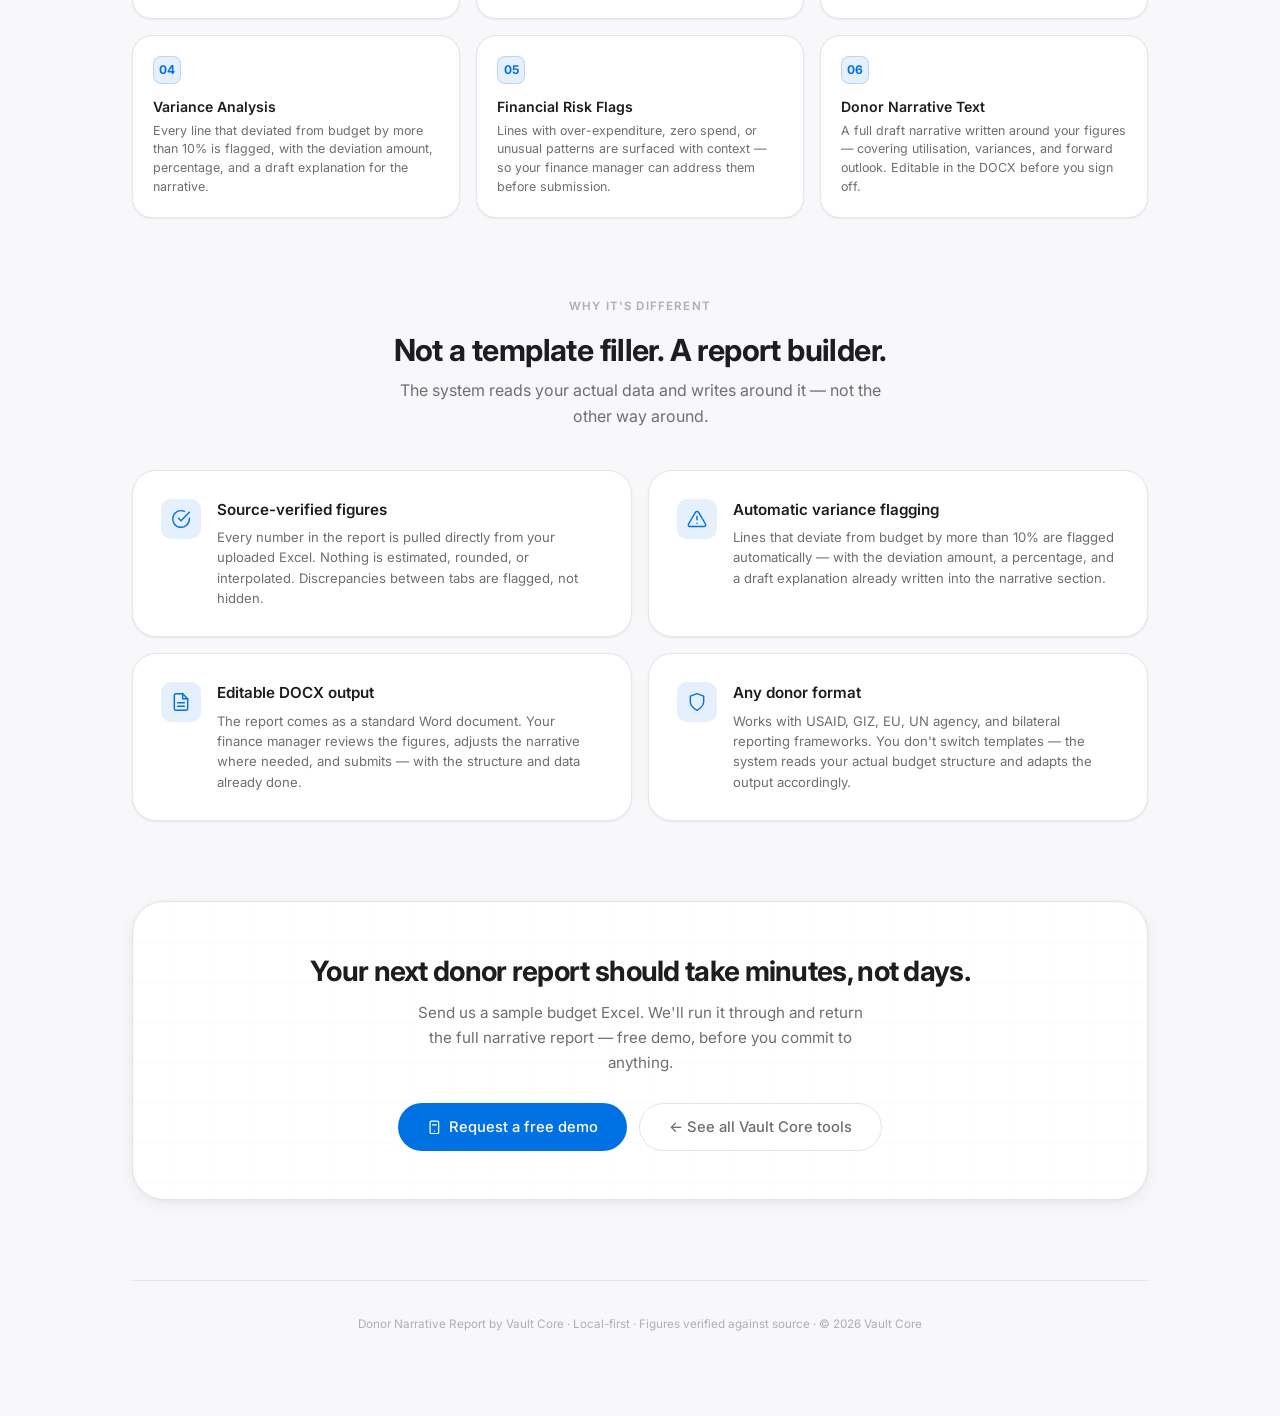
<file: donor-narrative.html>
<!DOCTYPE html>
<html lang="en">
<head>
  <meta charset="UTF-8">
  <meta name="viewport" content="width=device-width, initial-scale=1.0, viewport-fit=cover">
  <title>Donor Narrative Report — Submission-Ready in Minutes | Vault Core</title>
  <meta name="description" content="Upload your budget Excel and donor details. Vault Core produces a complete, submission-ready financial narrative report — verified figures, draft narrative, editable DOCX.">
  <link rel="icon" href="data:image/svg+xml,<svg xmlns='http://www.w3.org/2000/svg' viewBox='0 0 32 32'><rect width='32' height='32' rx='8' fill='%230071e3'/><text y='22' x='5' font-size='18' font-family='system-ui' fill='white'>V</text></svg>">
  <script>(function(){ var t=localStorage.getItem('vc-theme'); document.documentElement.setAttribute('data-theme',t==='dark'?'dark':'light'); })();</script>
  <link href="https://fonts.googleapis.com/css2?family=Inter:opsz,wght@14..32,300;14..32,400;14..32,500;14..32,600;14..32,700&display=swap" rel="stylesheet">
  <link rel="stylesheet" href="css/shared.css">
  <link rel="stylesheet" href="css/pages/donor-narrative.css">
</head>
<body>

<nav class="nav">
  <a class="nav-brand" href="index.html">
    <span class="brand-pulse"></span>Vault Core
  </a>
  <div class="nav-right">
    <a class="nav-back" href="index.html">← All tools</a>
    <a class="nav-cta" href="https://wa.me/256726432203?text=Hi%2C%20I%27d%20like%20to%20try%20the%20Donor%20Narrative%20Report%20tool" target="_blank" rel="noopener">Request access</a>
    <button class="theme-toggle" id="themeToggle" aria-label="Toggle theme"></button>
  </div>
</nav>

<div class="container">

  <!-- ── HERO ── -->
  <section style="margin-bottom:1.5rem;">
    <div class="hero">
      <div class="badge reveal">Donor reporting automation</div>
      <h1 class="reveal d1">Budget Uploaded.<br>Report Written.<br>Ready to Submit.</h1>
      <p class="hero-lead reveal d2">Upload your budget Excel and enter your donor details. Vault Core reads every line item, verifies the figures against your actuals, and produces a complete, submission-ready financial narrative report — including a full draft text. Delivered as an editable DOCX.</p>
      <p class="hero-note reveal d3">Works with any donor framework · Source figures verified · Editable before you submit</p>
      <div class="hero-actions reveal d4">
        <a href="https://wa.me/256726432203?text=Hi%2C%20I%27d%20like%20to%20try%20the%20Donor%20Narrative%20Report%20tool" target="_blank" rel="noopener" class="btn-primary">Request access</a>
        <a href="#sections" class="btn-ghost">See what's in the report ↓</a>
      </div>
    </div>
  </section>

  <!-- ── PROOF STRIP ── -->
  <div class="proof-strip reveal">
    <div class="proof-item"><span class="proof-num">&lt;5min</span><span class="proof-label">Complete report generated, end-to-end</span></div>
    <div class="proof-item"><span class="proof-num">100%</span><span class="proof-label">Figures verified against your source data</span></div>
    <div class="proof-item"><span class="proof-num">Zero</span><span class="proof-label">Manual narrative drafting needed</span></div>
    <div class="proof-item"><span class="proof-num">DOCX</span><span class="proof-label">Editable output, ready for final sign-off</span></div>
  </div>

  <!-- ── HOW IT WORKS ── -->
  <section>
    <p class="section-eyebrow reveal">How it works</p>
    <h2 class="section-title reveal d1">Three inputs. One submission-ready report.</h2>
    <p class="section-sub reveal d2">No templates, no manual reconciliation. Upload your data and the system handles the rest.</p>
    <div class="steps-row">
      <div class="step-card reveal d1">
        <span class="step-num">1</span>
        <h3>Upload your budget</h3>
        <p>Drop your Excel budget file and enter your donor name, grant reference, and reporting period. The system reads your actual structure — no template required.</p>
      </div>
      <div class="step-card reveal d2">
        <span class="step-num">2</span>
        <h3>System verifies</h3>
        <p>Every line item is read, categorised, and reconciled. Budget vs. actual figures are compared automatically, variances are calculated, and risk flags are raised where needed.</p>
      </div>
      <div class="step-card reveal d3">
        <span class="step-num">3</span>
        <h3>Report delivered</h3>
        <p>You receive an editable DOCX with verified figures, a variance section, flagged items with explanations, and a complete narrative draft — ready for your finance manager to review and submit.</p>
      </div>
    </div>
  </section>

  <!-- ── REPORT SECTIONS ── -->
  <section id="sections">
    <p class="section-eyebrow reveal">What's in the report</p>
    <h2 class="section-title reveal d1">Six sections. Nothing missing.</h2>
    <p class="section-sub reveal d2">The output follows the structure donors expect — so your finance team reviews rather than writes from scratch.</p>
    <div class="sections-grid">
      <div class="section-card reveal d1">
        <div class="section-num">01</div>
        <h4>Executive Summary</h4>
        <p>A plain-language overview of the reporting period — total expenditure, budget utilisation rate, and any headline variances.</p>
      </div>
      <div class="section-card reveal d2">
        <div class="section-num">02</div>
        <h4>Budget vs. Actual Overview</h4>
        <p>Side-by-side comparison of approved budget against actual expenditure, across every budget line — formatted for direct use in your submission.</p>
      </div>
      <div class="section-card reveal d3">
        <div class="section-num">03</div>
        <h4>Expenditure by Category</h4>
        <p>Spending broken down by category (personnel, activities, overhead, etc.) with percentage of total spend and percentage of budget consumed.</p>
      </div>
      <div class="section-card reveal d1">
        <div class="section-num">04</div>
        <h4>Variance Analysis</h4>
        <p>Every line that deviated from budget by more than 10% is flagged, with the deviation amount, percentage, and a draft explanation for the narrative.</p>
      </div>
      <div class="section-card reveal d2">
        <div class="section-num">05</div>
        <h4>Financial Risk Flags</h4>
        <p>Lines with over-expenditure, zero spend, or unusual patterns are surfaced with context — so your finance manager can address them before submission.</p>
      </div>
      <div class="section-card reveal d3">
        <div class="section-num">06</div>
        <h4>Donor Narrative Text</h4>
        <p>A full draft narrative written around your figures — covering utilisation, variances, and forward outlook. Editable in the DOCX before you sign off.</p>
      </div>
    </div>
  </section>

  <!-- ── FEATURES ── -->
  <section>
    <p class="section-eyebrow reveal">Why it's different</p>
    <h2 class="section-title reveal d1">Not a template filler. A report builder.</h2>
    <p class="section-sub reveal d2">The system reads your actual data and writes around it — not the other way around.</p>
    <div class="feature-grid">
      <div class="feature-card reveal d1">
        <div class="feature-icon">
          <svg viewBox="0 0 24 24" fill="none" stroke="currentColor" stroke-width="1.75" stroke-linecap="round" stroke-linejoin="round"><path d="M22 11.08V12a10 10 0 1 1-5.93-9.14"/><polyline points="22 4 12 14.01 9 11.01"/></svg>
        </div>
        <div>
          <h3>Source-verified figures</h3>
          <p>Every number in the report is pulled directly from your uploaded Excel. Nothing is estimated, rounded, or interpolated. Discrepancies between tabs are flagged, not hidden.</p>
        </div>
      </div>
      <div class="feature-card reveal d2">
        <div class="feature-icon">
          <svg viewBox="0 0 24 24" fill="none" stroke="currentColor" stroke-width="1.75" stroke-linecap="round" stroke-linejoin="round"><path d="M10.29 3.86L1.82 18a2 2 0 0 0 1.71 3h16.94a2 2 0 0 0 1.71-3L13.71 3.86a2 2 0 0 0-3.42 0z"/><line x1="12" y1="9" x2="12" y2="13"/><line x1="12" y1="17" x2="12.01" y2="17"/></svg>
        </div>
        <div>
          <h3>Automatic variance flagging</h3>
          <p>Lines that deviate from budget by more than 10% are flagged automatically — with the deviation amount, a percentage, and a draft explanation already written into the narrative section.</p>
        </div>
      </div>
      <div class="feature-card reveal d3">
        <div class="feature-icon">
          <svg viewBox="0 0 24 24" fill="none" stroke="currentColor" stroke-width="1.75" stroke-linecap="round" stroke-linejoin="round"><path d="M14 2H6a2 2 0 0 0-2 2v16a2 2 0 0 0 2 2h12a2 2 0 0 0 2-2V8z"/><polyline points="14 2 14 8 20 8"/><line x1="16" y1="13" x2="8" y2="13"/><line x1="16" y1="17" x2="8" y2="17"/></svg>
        </div>
        <div>
          <h3>Editable DOCX output</h3>
          <p>The report comes as a standard Word document. Your finance manager reviews the figures, adjusts the narrative where needed, and submits — with the structure and data already done.</p>
        </div>
      </div>
      <div class="feature-card reveal d4">
        <div class="feature-icon">
          <svg viewBox="0 0 24 24" fill="none" stroke="currentColor" stroke-width="1.75" stroke-linecap="round" stroke-linejoin="round"><path d="M12 22s8-4 8-10V5l-8-3-8 3v7c0 6 8 10 8 10z"/></svg>
        </div>
        <div>
          <h3>Any donor format</h3>
          <p>Works with USAID, GIZ, EU, UN agency, and bilateral reporting frameworks. You don't switch templates — the system reads your actual budget structure and adapts the output accordingly.</p>
        </div>
      </div>
    </div>
  </section>

  <!-- ── CTA ── -->
  <section class="reveal">
    <div class="cta-block">
      <h2>Your next donor report should take minutes, not days.</h2>
      <p>Send us a sample budget Excel. We'll run it through and return the full narrative report — free demo, before you commit to anything.</p>
      <div class="cta-actions">
        <a href="https://wa.me/256726432203?text=Hi%2C%20I%27d%20like%20a%20free%20demo%20of%20the%20Donor%20Narrative%20Report%20tool" target="_blank" rel="noopener" class="btn-primary"><svg width="1em" height="1em" viewBox="0 0 24 24" fill="none" stroke="currentColor" stroke-width="2" stroke-linecap="round" stroke-linejoin="round" aria-hidden="true">
  <rect x="5" y="2" width="14" height="20" rx="2" ry="2"/>
  <line x1="12" y1="18" x2="12.01" y2="18"/>
  <path d="M9 8h6"/>
</svg> Request a free demo</a>
        <a href="index.html" class="btn-ghost">← See all Vault Core tools</a>
      </div>
    </div>
  </section>

  <footer>Donor Narrative Report by <a href="index.html" style="color:inherit;text-decoration:none;">Vault Core</a> · Local-first · Figures verified against source · © 2026 Vault Core</footer>

</div>

<script defer src="js/app.js"></script>
</body>
</html>
</file>
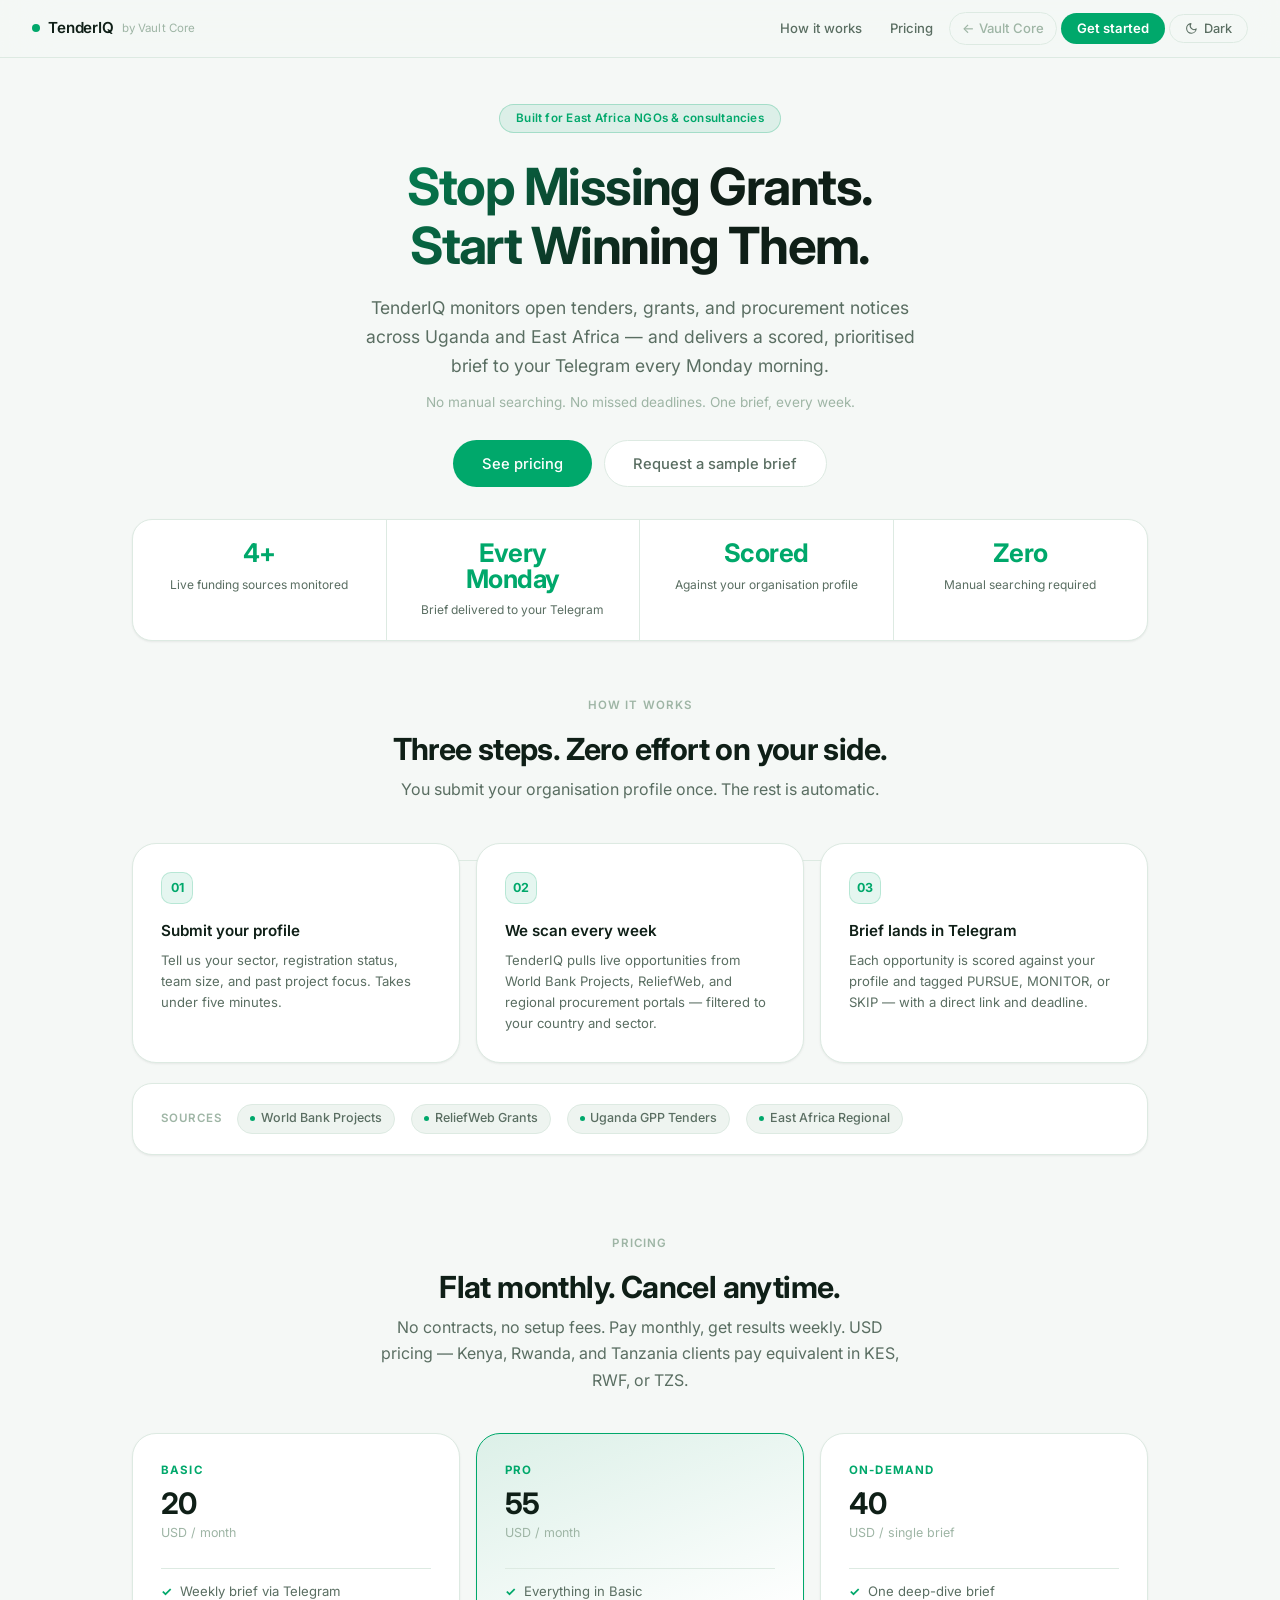
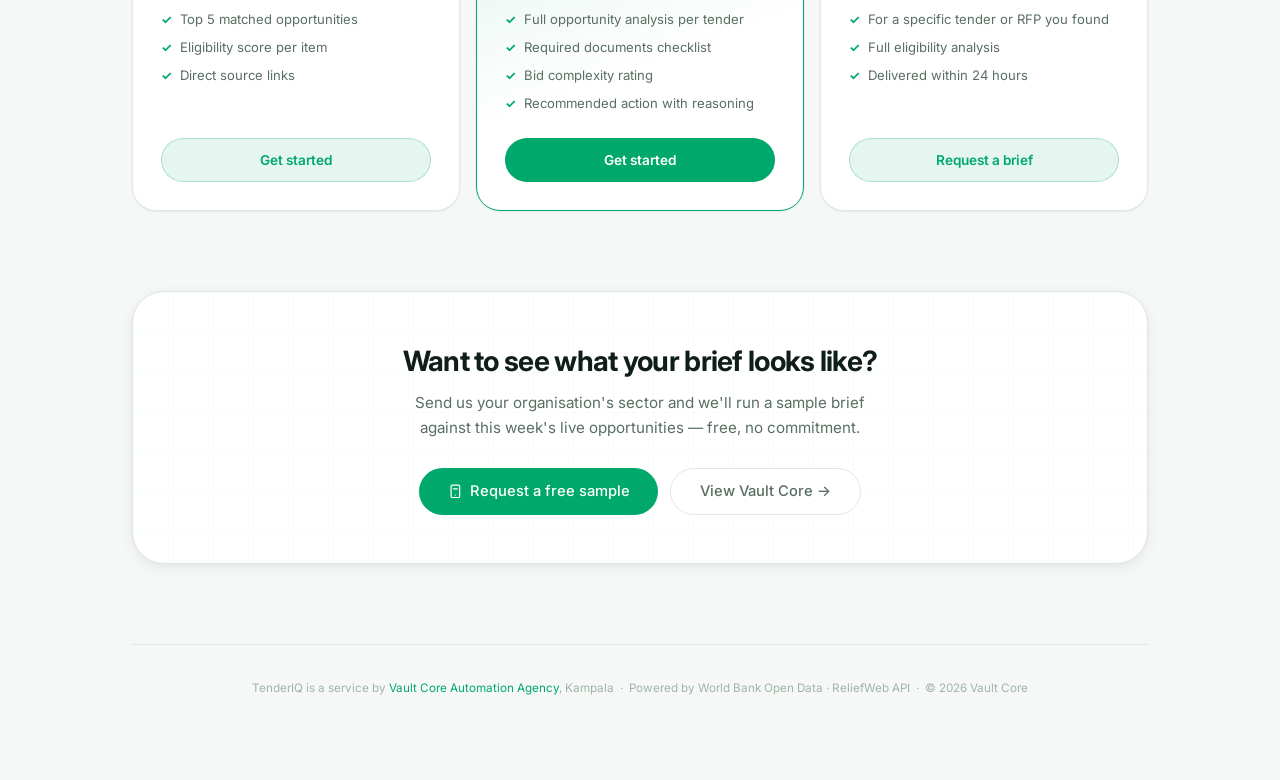
<file: tenderiq.html>
<!DOCTYPE html>
<html lang="en">
<head>
  <meta charset="UTF-8">
  <meta name="viewport" content="width=device-width, initial-scale=1.0, viewport-fit=cover">
  <title>TenderIQ — Weekly Grant Intelligence for East Africa NGOs</title>
  <meta name="description" content="TenderIQ monitors open grants, tenders, and procurement notices across East Africa and delivers a scored, prioritised brief to your Telegram every Monday.">
  <link rel="icon" href="data:image/svg+xml,<svg xmlns='http://www.w3.org/2000/svg' viewBox='0 0 32 32'><rect width='32' height='32' rx='8' fill='%2300a86b'/><text y='22' x='5' font-size='18' font-family='system-ui' fill='white'>T</text></svg>">
  <script>(function(){ var t=localStorage.getItem('vc-theme'); document.documentElement.setAttribute('data-theme',t==='dark'?'dark':'light'); })();</script>
  <link href="https://fonts.googleapis.com/css2?family=Inter:opsz,wght@14..32,300;14..32,400;14..32,500;14..32,600;14..32,700&display=swap" rel="stylesheet">
  <link rel="stylesheet" href="css/shared.css">
  <link rel="stylesheet" href="css/pages/tenderiq.css">
</head>
<body>

<nav class="nav">
  <a class="nav-brand" href="index.html">
    <span class="brand-pulse"></span>TenderIQ
    <span class="nav-brand-by">by Vault Core</span>
  </a>
  <div class="nav-right">
    <a class="nav-link" href="#how">How it works</a>
    <a class="nav-link" href="#pricing">Pricing</a>
    <a class="nav-back" href="index.html">← Vault Core</a>
    <a class="nav-cta" href="https://wa.me/256726432203?text=Hi%2C+I%27d+like+to+subscribe+to+TenderIQ" target="_blank" rel="noopener">Get started</a>
    <button class="theme-toggle" id="themeToggle" aria-label="Toggle theme"></button>
  </div>
</nav>

<div class="container">

  <!-- ── HERO ── -->
  <section style="margin-bottom:1.5rem;">
    <div class="hero">
      <div class="badge reveal">Built for East Africa NGOs &amp; consultancies</div>
      <h1 class="reveal d1">Stop Missing Grants.<br>Start Winning Them.</h1>
      <p class="hero-lead reveal d2">TenderIQ monitors open tenders, grants, and procurement notices across Uganda and East Africa — and delivers a scored, prioritised brief to your Telegram every Monday morning.</p>
      <p class="hero-note reveal d3">No manual searching. No missed deadlines. One brief, every week.</p>
      <div class="hero-actions reveal d4">
        <a href="#pricing" class="btn-primary">See pricing</a>
        <a href="https://wa.me/256726432203?text=Hi%2C+I%27d+like+to+see+a+TenderIQ+sample+brief" target="_blank" rel="noopener" class="btn-ghost">Request a sample brief</a>
      </div>
    </div>
  </section>

  <!-- ── PROOF STRIP ── -->
  <div class="proof-strip reveal">
    <div class="proof-item"><span class="proof-num">4+</span><span class="proof-label">Live funding sources monitored</span></div>
    <div class="proof-item"><span class="proof-num">Every<br>Monday</span><span class="proof-label">Brief delivered to your Telegram</span></div>
    <div class="proof-item"><span class="proof-num">Scored</span><span class="proof-label">Against your organisation profile</span></div>
    <div class="proof-item"><span class="proof-num">Zero</span><span class="proof-label">Manual searching required</span></div>
  </div>

  <!-- ── HOW IT WORKS ── -->
  <section id="how">
    <p class="section-eyebrow reveal">How it works</p>
    <h2 class="section-title reveal d1">Three steps. Zero effort on your side.</h2>
    <p class="section-sub reveal d2">You submit your organisation profile once. The rest is automatic.</p>
    <div class="steps-row">
      <div class="step-card reveal d1">
        <span class="step-num">01</span>
        <h3>Submit your profile</h3>
        <p>Tell us your sector, registration status, team size, and past project focus. Takes under five minutes.</p>
      </div>
      <div class="step-card reveal d2">
        <span class="step-num">02</span>
        <h3>We scan every week</h3>
        <p>TenderIQ pulls live opportunities from World Bank Projects, ReliefWeb, and regional procurement portals — filtered to your country and sector.</p>
      </div>
      <div class="step-card reveal d3">
        <span class="step-num">03</span>
        <h3>Brief lands in Telegram</h3>
        <p>Each opportunity is scored against your profile and tagged PURSUE, MONITOR, or SKIP — with a direct link and deadline.</p>
      </div>
    </div>
    <div class="sources-strip reveal" style="margin-top:1.25rem;">
      <span class="sources-label">Sources</span>
      <span class="source-tag"><span class="source-dot"></span>World Bank Projects</span>
      <span class="source-tag"><span class="source-dot"></span>ReliefWeb Grants</span>
      <span class="source-tag"><span class="source-dot"></span>Uganda GPP Tenders</span>
      <span class="source-tag"><span class="source-dot"></span>East Africa Regional</span>
    </div>
  </section>

  <!-- ── PRICING ── -->
  <section id="pricing">
    <p class="section-eyebrow reveal">Pricing</p>
    <h2 class="section-title reveal d1">Flat monthly. Cancel anytime.</h2>
    <p class="section-sub reveal d2">No contracts, no setup fees. Pay monthly, get results weekly. USD pricing — Kenya, Rwanda, and Tanzania clients pay equivalent in KES, RWF, or TZS.</p>
    <div class="pricing-grid">
      <div class="price-card reveal d1">
        <div class="price-tier">Basic</div>
        <div class="price-amount">20</div>
        <div class="price-period">USD / month</div>
        <div class="price-divider"></div>
        <ul class="price-features">
          <li>Weekly brief via Telegram</li>
          <li>Top 5 matched opportunities</li>
          <li>Eligibility score per item</li>
          <li>Direct source links</li>
        </ul>
        <a href="https://wa.me/256726432203?text=Hi%2C+I%27d+like+the+TenderIQ+Basic+plan" target="_blank" rel="noopener" class="price-cta">Get started</a>
      </div>
      <div class="price-card featured reveal d2">
        <div class="price-tier">Pro</div>
        <div class="price-amount">55</div>
        <div class="price-period">USD / month</div>
        <div class="price-divider"></div>
        <ul class="price-features">
          <li>Everything in Basic</li>
          <li>Full opportunity analysis per tender</li>
          <li>Required documents checklist</li>
          <li>Bid complexity rating</li>
          <li>Recommended action with reasoning</li>
        </ul>
        <a href="https://wa.me/256726432203?text=Hi%2C+I%27d+like+the+TenderIQ+Pro+plan" target="_blank" rel="noopener" class="price-cta">Get started</a>
      </div>
      <div class="price-card reveal d3">
        <div class="price-tier">On-Demand</div>
        <div class="price-amount">40</div>
        <div class="price-period">USD / single brief</div>
        <div class="price-divider"></div>
        <ul class="price-features">
          <li>One deep-dive brief</li>
          <li>For a specific tender or RFP you found</li>
          <li>Full eligibility analysis</li>
          <li>Delivered within 24 hours</li>
        </ul>
        <a href="https://wa.me/256726432203?text=Hi%2C+I%27d+like+a+TenderIQ+on-demand+brief" target="_blank" rel="noopener" class="price-cta">Request a brief</a>
      </div>
    </div>
  </section>

  <!-- ── CTA ── -->
  <section class="reveal">
    <div class="cta-block">
      <h2>Want to see what your brief looks like?</h2>
      <p>Send us your organisation's sector and we'll run a sample brief against this week's live opportunities — free, no commitment.</p>
      <div class="cta-actions">
        <a href="https://wa.me/256726432203?text=Hi%2C+I%27d+like+a+free+TenderIQ+sample+brief+for+my+organisation" target="_blank" rel="noopener" class="btn-primary"><svg width="1em" height="1em" viewBox="0 0 24 24" fill="none" stroke="currentColor" stroke-width="2" stroke-linecap="round" stroke-linejoin="round" aria-hidden="true">
  <rect x="5" y="2" width="14" height="20" rx="2" ry="2"/>
  <line x1="12" y1="18" x2="12.01" y2="18"/>
  <path d="M9 8h6"/>
</svg> Request a free sample</a>
        <a href="index.html" class="btn-ghost">View Vault Core →</a>
      </div>
    </div>
  </section>

  <footer>TenderIQ is a service by <a href="index.html" style="color:var(--accent);text-decoration:none;">Vault Core Automation Agency</a>, Kampala &nbsp;·&nbsp; Powered by World Bank Open Data · ReliefWeb API &nbsp;·&nbsp; © 2026 Vault Core</footer>

</div>

<script defer src="js/app.js"></script>
</body>
</html>
</file>
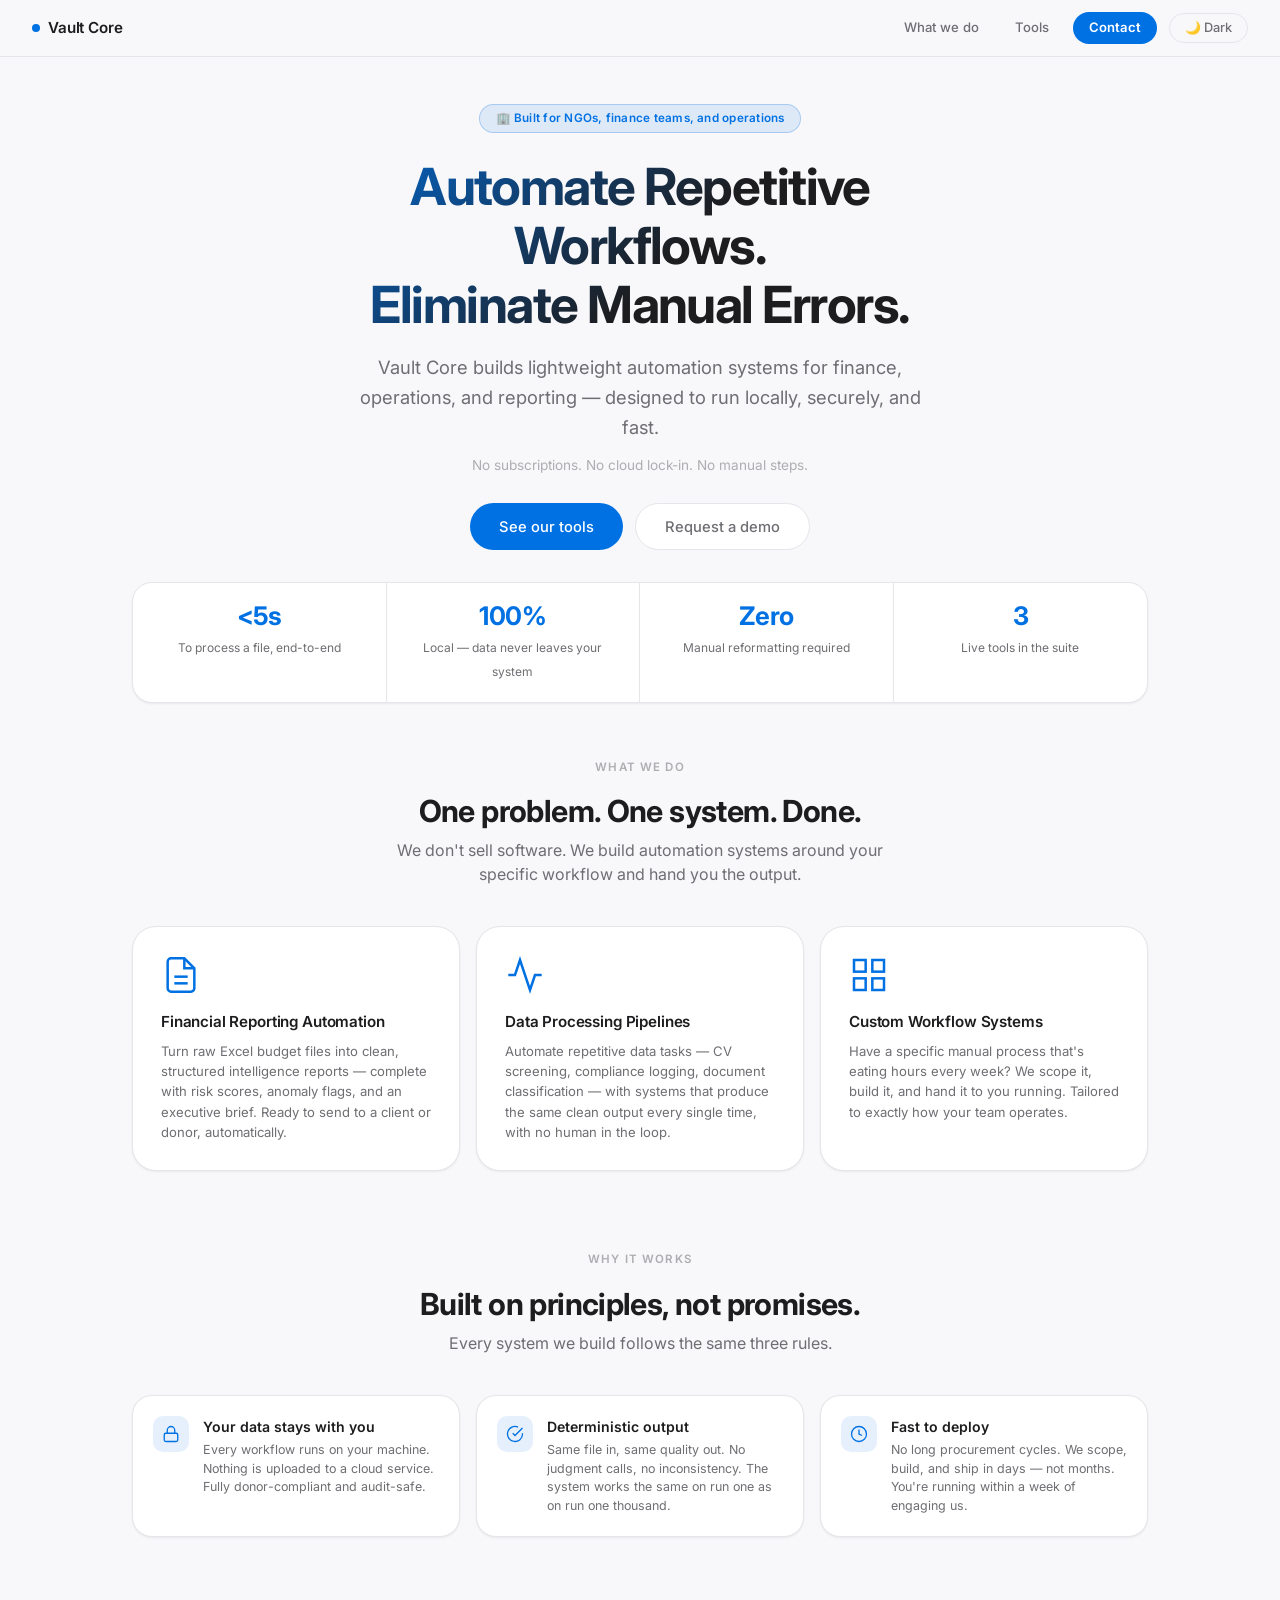
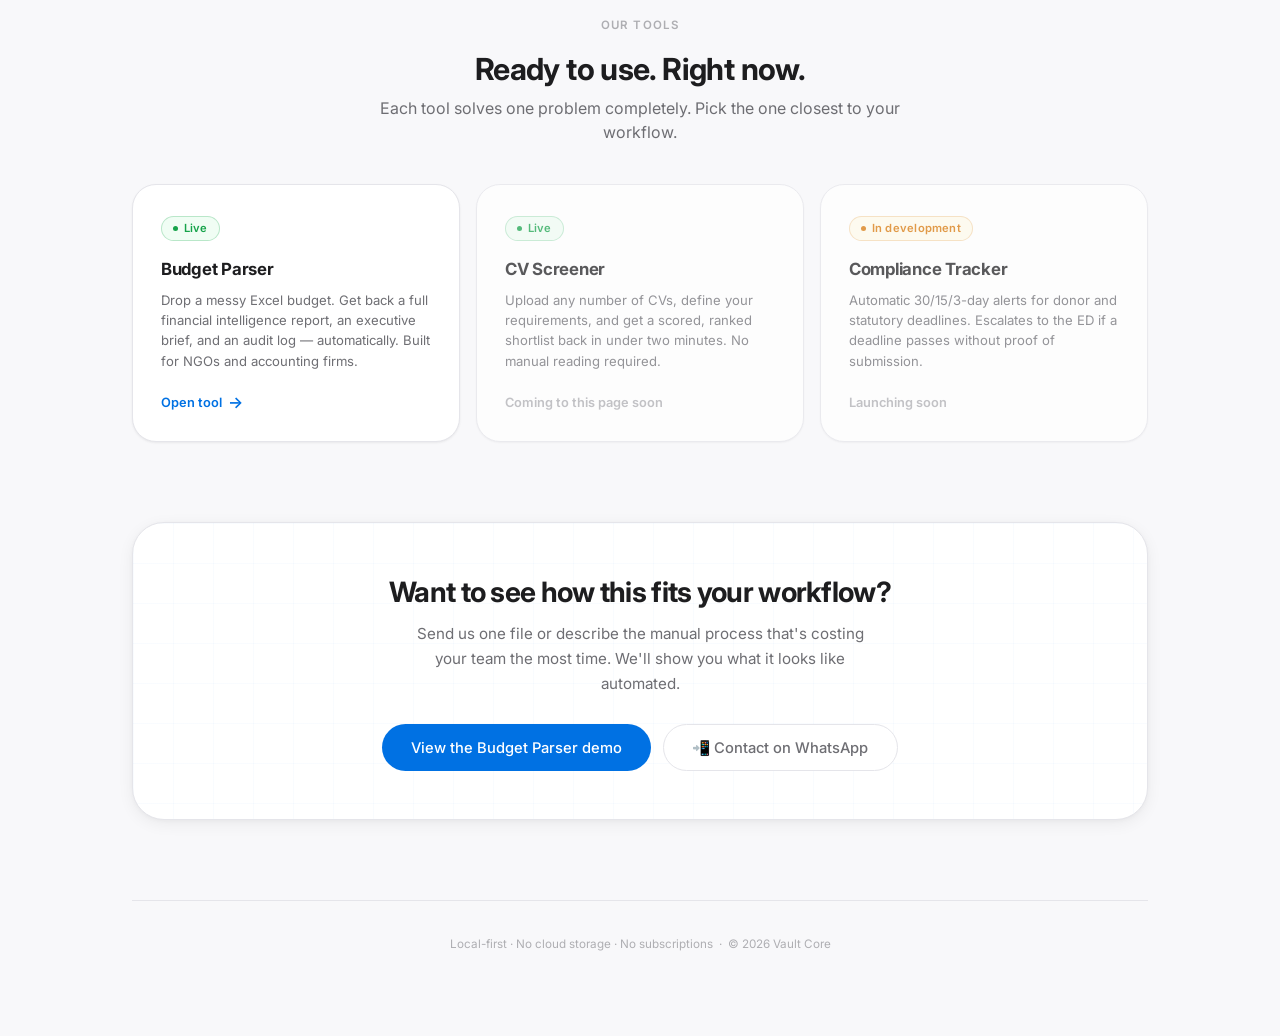
<file: vault_core_index.html>
<!DOCTYPE html>
<html lang="en">
<head>
  <meta charset="UTF-8">
  <meta name="viewport" content="width=device-width, initial-scale=1.0, viewport-fit=cover">
  <title>Vault Core — Automation Systems for Finance & Operations</title>
  <meta name="description" content="Vault Core builds lightweight automation systems for NGOs, finance teams, and operations — eliminating manual work with fast, local, deterministic workflows.">
  <link rel="icon" href="data:image/svg+xml,<svg xmlns='http://www.w3.org/2000/svg' viewBox='0 0 32 32'><rect width='32' height='32' rx='8' fill='%230071e3'/><text y='22' x='5' font-size='18' font-family='system-ui' fill='white'>V</text></svg>">

  <script>
    (function(){
      var t = localStorage.getItem('vc-theme');
      document.documentElement.setAttribute('data-theme', t === 'dark' ? 'dark' : 'light');
    })();
  </script>

  <link href="https://fonts.googleapis.com/css2?family=Inter:opsz,wght@14..32,300;14..32,400;14..32,500;14..32,600;14..32,700&display=swap" rel="stylesheet">

  <style>
    *, *::before, *::after { margin:0; padding:0; box-sizing:border-box; }

    /* ══════════════════════════════
       TOKENS — mirror Budget Parser
    ══════════════════════════════ */
    :root,
    [data-theme="light"] {
      --bg:          #f8f8fa;
      --bg-rgb:      248,248,250;
      --surface:     #ffffff;
      --surface-2:   #f2f2f7;
      --card-bg:     #ffffff;
      --text-1:      #1d1d1f;
      --text-2:      #6e6e73;
      --text-3:      #aeaeb2;
      --border:      #e5e5ea;
      --accent:      #0071e3;
      --accent-h:    #0064cc;
      --accent-dim:  rgba(0,113,227,.10);
      --ok:          #16a34a;
      --ok-bg:       #f0fdf4;
      --warning:     #d97706;
      --warning-bg:  #fffbeb;
      --sh-sm:       0 1px 3px rgba(0,0,0,.04), 0 1px 2px rgba(0,0,0,.03);
      --sh-md:       0 4px 16px rgba(0,0,0,.06), 0 1px 4px rgba(0,0,0,.03);
      --sh-lg:       0 12px 32px rgba(0,0,0,.09), 0 2px 8px rgba(0,0,0,.04);
      --sh-hover:    0 20px 40px rgba(0,0,0,.12);
    }

    [data-theme="dark"] {
      --bg:          #0a0a0b;
      --bg-rgb:      10,10,11;
      --surface:     #1c1c1e;
      --surface-2:   #2c2c2e;
      --card-bg:     #1c1c1e;
      --text-1:      #f5f5f7;
      --text-2:      #98989d;
      --text-3:      #636366;
      --border:      #2c2c2e;
      --accent:      #0a84ff;
      --accent-h:    #409cff;
      --accent-dim:  rgba(10,132,255,.14);
      --ok:          #4ade80;
      --ok-bg:       #0f2d1b;
      --warning:     #fbbf24;
      --warning-bg:  #2d2310;
      --sh-sm:       0 1px 3px rgba(0,0,0,.4);
      --sh-md:       0 4px 16px rgba(0,0,0,.5);
      --sh-lg:       0 12px 32px rgba(0,0,0,.6);
      --sh-hover:    0 20px 40px rgba(0,0,0,.7);
    }

    /* ══════════════════════════════
       BASE
    ══════════════════════════════ */
    html { scroll-behavior: smooth; }

    body {
      font-family: 'Inter', -apple-system, BlinkMacSystemFont, system-ui, sans-serif;
      background: var(--bg);
      color: var(--text-1);
      line-height: 1.5;
      -webkit-font-smoothing: antialiased;
      transition: background .3s, color .3s;
    }

    /* ══════════════════════════════
       ANIMATIONS
    ══════════════════════════════ */
    .reveal {
      opacity: 0;
      transform: translateY(20px);
      transition: opacity .55s cubic-bezier(.22,.68,0,1.2),
                  transform .55s cubic-bezier(.22,.68,0,1.2);
    }
    .reveal.in { opacity:1; transform:translateY(0); }
    .d1 { transition-delay:.08s; }
    .d2 { transition-delay:.16s; }
    .d3 { transition-delay:.24s; }
    .d4 { transition-delay:.32s; }

    /* ══════════════════════════════
       NAV
    ══════════════════════════════ */
    .nav {
      position: fixed; top:0; left:0; right:0; z-index:200;
      backdrop-filter: blur(24px) saturate(180%);
      -webkit-backdrop-filter: blur(24px) saturate(180%);
      background: rgba(var(--bg-rgb),.82);
      border-bottom: .5px solid var(--border);
      padding: .75rem 2rem;
      display: flex; justify-content:space-between; align-items:center;
    }

    .nav-brand {
      font-size:.95rem; font-weight:600; letter-spacing:-.01em;
      color:var(--text-1); text-decoration:none;
      display:flex; align-items:center; gap:.5rem;
    }

    .brand-pulse {
      width:8px; height:8px; border-radius:50%;
      background: var(--accent);
      animation: pulse 2.4s ease-out infinite;
    }
    @keyframes pulse {
      0%   { box-shadow: 0 0 0 0 rgba(0,113,227,.55); }
      70%  { box-shadow: 0 0 0 7px rgba(0,113,227,0); }
      100% { box-shadow: 0 0 0 0 rgba(0,113,227,0); }
    }
    [data-theme="dark"] .brand-pulse { animation-name: pulse-dk; }
    @keyframes pulse-dk {
      0%   { box-shadow: 0 0 0 0 rgba(10,132,255,.55); }
      70%  { box-shadow: 0 0 0 7px rgba(10,132,255,0); }
      100% { box-shadow: 0 0 0 0 rgba(10,132,255,0); }
    }

    .nav-right {
      display:flex; align-items:center; gap:.75rem;
    }

    .nav-link {
      font-size:.82rem; font-weight:500; color:var(--text-2);
      text-decoration:none; padding:.35rem .75rem; border-radius:980px;
      transition: color .2s, background .2s;
    }
    .nav-link:hover { color:var(--text-1); background:var(--surface-2); }

    .nav-cta {
      font-size:.82rem; font-weight:600;
      background:var(--accent); color:#fff;
      text-decoration:none; padding:.38rem 1rem; border-radius:980px;
      transition: background .18s;
    }
    .nav-cta:hover { background:var(--accent-h); }

    .theme-toggle {
      background:transparent; border:.5px solid var(--border);
      padding:.38rem .95rem; border-radius:980px;
      font-size:.8rem; font-weight:500; cursor:pointer;
      color:var(--text-2); font-family:inherit;
      transition: background .2s, color .2s;
    }
    .theme-toggle:hover { background:var(--border); color:var(--text-1); }

    /* ══════════════════════════════
       LAYOUT
    ══════════════════════════════ */
    .container {
      max-width:1080px; margin:0 auto;
      padding: 6.5rem 2rem 5rem;
    }

    section { margin-bottom:5rem; }

    .section-eyebrow {
      text-align:center; font-size:.72rem; font-weight:600;
      text-transform:uppercase; letter-spacing:.1em;
      color:var(--text-3); margin-bottom:1rem;
    }

    .section-title {
      text-align:center; font-size:1.9rem; font-weight:700;
      letter-spacing:-.02em; margin-bottom:.5rem; line-height:1.25;
    }

    .section-sub {
      text-align:center; font-size:1rem; color:var(--text-2);
      max-width:520px; margin:0 auto 2.5rem;
    }

    /* ══════════════════════════════
       HERO
    ══════════════════════════════ */
    .hero { text-align:center; max-width:720px; margin:0 auto 2rem; }

    .badge {
      display:inline-flex; align-items:center; gap:.4rem;
      background:var(--accent-dim); border:.5px solid rgba(0,113,227,.25);
      color:var(--accent); padding:.3rem 1rem; border-radius:980px;
      font-size:.73rem; font-weight:600; letter-spacing:.02em;
      margin-bottom:1.5rem;
    }
    [data-theme="dark"] .badge { border-color:rgba(10,132,255,.3); }

    .hero h1 {
      font-size:3.2rem; font-weight:700; letter-spacing:-.03em;
      line-height:1.15; margin-bottom:1.1rem;
      background: linear-gradient(135deg, var(--accent) 0%, var(--text-1) 55%);
      -webkit-background-clip:text; -webkit-text-fill-color:transparent;
      background-clip:text;
    }

    .hero-lead {
      font-size:1.15rem; color:var(--text-2);
      line-height:1.65; margin-bottom:.75rem;
      max-width:580px; margin-left:auto; margin-right:auto;
    }

    .hero-note { font-size:.85rem; color:var(--text-3); }

    .hero-actions {
      display:flex; gap:.75rem; justify-content:center;
      flex-wrap:wrap; margin-top:1.75rem;
    }

    .btn-primary {
      display:inline-flex; align-items:center; gap:.45rem;
      background:var(--accent); color:#fff; text-decoration:none;
      padding:.72rem 1.8rem; border-radius:980px;
      font-weight:500; font-size:.92rem;
      transition: background .18s, transform .12s;
    }
    .btn-primary:hover { background:var(--accent-h); transform:scale(1.025); }

    .btn-ghost {
      display:inline-flex; align-items:center; gap:.45rem;
      background:var(--surface); color:var(--text-2); text-decoration:none;
      padding:.72rem 1.8rem; border-radius:980px;
      border:.5px solid var(--border);
      font-weight:500; font-size:.92rem;
      transition: border-color .2s, color .2s;
    }
    .btn-ghost:hover { border-color:var(--accent); color:var(--accent); }

    /* ══════════════════════════════
       PROOF STRIP
    ══════════════════════════════ */
    .proof-strip {
      display:flex; flex-wrap:wrap;
      background:var(--surface); border:.5px solid var(--border);
      border-radius:1.25rem; box-shadow:var(--sh-sm);
      margin:2rem 0 3.5rem; overflow:hidden;
    }

    .proof-item {
      flex:1 1 160px; text-align:center; padding:1.25rem 1rem;
      border-right:.5px solid var(--border);
    }
    .proof-item:last-child { border-right:none; }

    .proof-num {
      display:block; font-size:1.6rem; font-weight:700;
      letter-spacing:-.02em; color:var(--accent); line-height:1; margin-bottom:.3rem;
    }

    .proof-label { font-size:.75rem; color:var(--text-2); }

    /* ══════════════════════════════
       PILLARS
    ══════════════════════════════ */
    .pillars {
      display:grid; grid-template-columns:repeat(3,1fr); gap:1rem;
    }

    .pillar-card {
      background:var(--card-bg); border:.5px solid var(--border);
      border-radius:1.5rem; padding:1.75rem; box-shadow:var(--sh-sm);
      transition: border-color .2s, transform .2s, box-shadow .2s;
    }
    .pillar-card:hover {
      border-color:var(--accent); transform:translateY(-3px); box-shadow:var(--sh-md);
    }

    .pillar-icon {
      width:40px; height:40px; margin-bottom:1rem;
      stroke:var(--accent); stroke-width:1.5; fill:none; display:block;
    }

    .pillar-card h3 {
      font-size:.95rem; font-weight:600; margin-bottom:.45rem; letter-spacing:-.01em;
    }

    .pillar-card p { font-size:.82rem; color:var(--text-2); line-height:1.55; }

    /* ══════════════════════════════
       TRUST POINTS
    ══════════════════════════════ */
    .trust-row {
      display:grid; grid-template-columns:repeat(3,1fr); gap:1rem;
    }

    .trust-item {
      display:flex; align-items:flex-start; gap:.85rem;
      background:var(--surface); border:.5px solid var(--border);
      border-radius:1.25rem; padding:1.25rem; box-shadow:var(--sh-sm);
    }

    .trust-icon {
      flex-shrink:0; width:36px; height:36px; border-radius:10px;
      background:var(--accent-dim);
      display:flex; align-items:center; justify-content:center;
    }

    .trust-icon svg {
      width:18px; height:18px; stroke:var(--accent); stroke-width:1.75; fill:none;
    }

    .trust-item h4 { font-size:.88rem; font-weight:600; margin-bottom:.25rem; }
    .trust-item p  { font-size:.78rem; color:var(--text-2); line-height:1.5; }

    /* ══════════════════════════════
       PRODUCTS GRID
    ══════════════════════════════ */
    .products-grid {
      display:grid; grid-template-columns:repeat(3,1fr); gap:1rem;
    }

    .product-card {
      background:var(--card-bg); border:.5px solid var(--border);
      border-radius:1.5rem; padding:1.75rem; box-shadow:var(--sh-sm);
      text-decoration:none; color:inherit; display:block;
      transition: border-color .2s, transform .2s, box-shadow .2s;
      position:relative; overflow:hidden;
    }

    .product-card.active:hover {
      border-color:var(--accent); transform:translateY(-3px); box-shadow:var(--sh-md);
    }

    .product-card.inactive { cursor:default; opacity:.72; }

    .product-status {
      display:inline-flex; align-items:center; gap:.35rem;
      font-size:.7rem; font-weight:600; padding:.22rem .7rem;
      border-radius:980px; margin-bottom:1rem; letter-spacing:.02em;
    }

    .status-live    { background:var(--ok-bg); color:var(--ok); border:.5px solid rgba(22,163,74,.25); }
    .status-soon    { background:var(--surface-2); color:var(--text-3); border:.5px solid var(--border); }
    .status-build   { background:var(--warning-bg); color:var(--warning); border:.5px solid rgba(217,119,6,.25); }

    .status-dot {
      width:5px; height:5px; border-radius:50%; background:currentColor;
    }
    .status-live .status-dot {
      animation: dot-pulse 2s ease-in-out infinite;
    }
    @keyframes dot-pulse { 0%,100%{opacity:1} 50%{opacity:.3} }

    .product-card h3 {
      font-size:1.05rem; font-weight:700; margin-bottom:.45rem; letter-spacing:-.015em;
    }

    .product-card p { font-size:.82rem; color:var(--text-2); line-height:1.55; margin-bottom:1.1rem; }

    .product-link {
      display:inline-flex; align-items:center; gap:.35rem;
      font-size:.8rem; font-weight:600; color:var(--accent);
      transition: gap .15s;
    }

    .product-card.active:hover .product-link { gap:.6rem; }

    .product-link-arrow { font-size:1rem; line-height:1; }

    /* ══════════════════════════════
       SOFT CTA
    ══════════════════════════════ */
    .soft-cta {
      background:var(--surface); border:.5px solid var(--border);
      border-radius:2rem; padding:3rem 2rem;
      text-align:center; box-shadow:var(--sh-md);
      position:relative; overflow:hidden;
    }

    .soft-cta::before {
      content:''; position:absolute; inset:0;
      background-image:
        linear-gradient(rgba(0,113,227,.025) 1px,transparent 1px),
        linear-gradient(90deg,rgba(0,113,227,.025) 1px,transparent 1px);
      background-size:40px 40px;
      pointer-events:none;
    }

    .soft-cta h2 {
      position:relative; font-size:1.75rem; font-weight:700;
      letter-spacing:-.025em; margin-bottom:.5rem;
    }

    .soft-cta p {
      position:relative; color:var(--text-2); font-size:.95rem;
      max-width:480px; margin:0 auto 1.75rem; line-height:1.65;
    }

    .soft-cta-actions {
      position:relative; display:flex; gap:.75rem;
      justify-content:center; flex-wrap:wrap;
    }

    /* ══════════════════════════════
       FOOTER
    ══════════════════════════════ */
    footer {
      margin-top:3rem; text-align:center;
      font-size:.73rem; color:var(--text-3);
      border-top:.5px solid var(--border);
      padding-top:2rem; line-height:2;
    }

    /* ══════════════════════════════
       RESPONSIVE
    ══════════════════════════════ */
    @media (max-width:840px) {
      .pillars       { grid-template-columns:1fr; }
      .trust-row     { grid-template-columns:1fr; }
      .products-grid { grid-template-columns:1fr; }
    }

    @media (max-width:600px) {
      .container { padding:5.5rem 1.1rem 4rem; }
      .hero h1 { font-size:2.1rem; }
      .hero-lead { font-size:1rem; }
      .section-title { font-size:1.5rem; }
      .proof-strip { border-radius:1rem; }
      .proof-item { border-right:none; border-bottom:.5px solid var(--border); }
      .proof-item:last-child { border-bottom:none; }
      .nav { padding:.7rem 1.1rem; }
      .nav-link { display:none; }
    }
  </style>
</head>
<body>

<!-- NAV -->
<nav class="nav">
  <a class="nav-brand" href="#">
    <span class="brand-pulse"></span>Vault Core
  </a>
  <div class="nav-right">
    <a class="nav-link" href="#what-we-do">What we do</a>
    <a class="nav-link" href="#tools">Tools</a>
    <a class="nav-cta" href="https://wa.me/256726432203?text=Hi%2C+I%27d+like+to+learn+more+about+Vault+Core" target="_blank" rel="noopener">Contact</a>
    <button class="theme-toggle" id="themeToggle">🌙 Dark</button>
  </div>
</nav>

<div class="container">

  <!-- ── HERO ── -->
  <section style="margin-bottom:1.5rem;">
    <div class="hero">
      <div class="badge reveal">🏢 Built for NGOs, finance teams, and operations</div>
      <h1 class="reveal d1">Automate Repetitive Workflows.<br>Eliminate Manual Errors.</h1>
      <p class="hero-lead reveal d2">
        Vault Core builds lightweight automation systems for finance, operations, and reporting —
        designed to run locally, securely, and fast.
      </p>
      <p class="hero-note reveal d3">No subscriptions. No cloud lock-in. No manual steps.</p>
      <div class="hero-actions reveal d4">
        <a href="#tools" class="btn-primary">See our tools</a>
        <a href="https://wa.me/256726432203?text=Hi%2C+I%27d+like+to+see+a+demo+of+Vault+Core" target="_blank" rel="noopener" class="btn-ghost">Request a demo</a>
      </div>
    </div>
  </section>

  <!-- ── PROOF STRIP ── -->
  <div class="proof-strip reveal">
    <div class="proof-item">
      <span class="proof-num">&lt;5s</span>
      <span class="proof-label">To process a file, end-to-end</span>
    </div>
    <div class="proof-item">
      <span class="proof-num">100%</span>
      <span class="proof-label">Local — data never leaves your system</span>
    </div>
    <div class="proof-item">
      <span class="proof-num">Zero</span>
      <span class="proof-label">Manual reformatting required</span>
    </div>
    <div class="proof-item">
      <span class="proof-num">3</span>
      <span class="proof-label">Live tools in the suite</span>
    </div>
  </div>

  <!-- ── WHAT WE DO ── -->
  <section id="what-we-do">
    <p class="section-eyebrow reveal">What we do</p>
    <h2 class="section-title reveal d1">One problem. One system. Done.</h2>
    <p class="section-sub reveal d2">We don't sell software. We build automation systems around your specific workflow and hand you the output.</p>

    <div class="pillars">
      <div class="pillar-card reveal d1">
        <svg class="pillar-icon" viewBox="0 0 24 24">
          <path d="M14 2H6a2 2 0 0 0-2 2v16a2 2 0 0 0 2 2h12a2 2 0 0 0 2-2V8z"/>
          <polyline points="14 2 14 8 20 8"/>
          <line x1="16" y1="13" x2="8" y2="13"/>
          <line x1="16" y1="17" x2="8" y2="17"/>
        </svg>
        <h3>Financial Reporting Automation</h3>
        <p>Turn raw Excel budget files into clean, structured intelligence reports — complete with risk scores, anomaly flags, and an executive brief. Ready to send to a client or donor, automatically.</p>
      </div>
      <div class="pillar-card reveal d2">
        <svg class="pillar-icon" viewBox="0 0 24 24">
          <polyline points="22 12 18 12 15 21 9 3 6 12 2 12"/>
        </svg>
        <h3>Data Processing Pipelines</h3>
        <p>Automate repetitive data tasks — CV screening, compliance logging, document classification — with systems that produce the same clean output every single time, with no human in the loop.</p>
      </div>
      <div class="pillar-card reveal d3">
        <svg class="pillar-icon" viewBox="0 0 24 24">
          <rect x="3" y="3" width="7" height="7"/><rect x="14" y="3" width="7" height="7"/>
          <rect x="14" y="14" width="7" height="7"/><rect x="3" y="14" width="7" height="7"/>
        </svg>
        <h3>Custom Workflow Systems</h3>
        <p>Have a specific manual process that's eating hours every week? We scope it, build it, and hand it to you running. Tailored to exactly how your team operates.</p>
      </div>
    </div>
  </section>

  <!-- ── WHY TRUST US ── -->
  <section>
    <p class="section-eyebrow reveal">Why it works</p>
    <h2 class="section-title reveal d1">Built on principles, not promises.</h2>
    <p class="section-sub reveal d2">Every system we build follows the same three rules.</p>

    <div class="trust-row">
      <div class="trust-item reveal d1">
        <div class="trust-icon">
          <svg viewBox="0 0 24 24"><rect x="3" y="11" width="18" height="11" rx="2"/><path d="M7 11V7a5 5 0 0 1 10 0v4"/></svg>
        </div>
        <div>
          <h4>Your data stays with you</h4>
          <p>Every workflow runs on your machine. Nothing is uploaded to a cloud service. Fully donor-compliant and audit-safe.</p>
        </div>
      </div>
      <div class="trust-item reveal d2">
        <div class="trust-icon">
          <svg viewBox="0 0 24 24"><polyline points="22 4 12 14.01 9 11.01"/><path d="M22 11.08V12a10 10 0 1 1-5.93-9.14"/></svg>
        </div>
        <div>
          <h4>Deterministic output</h4>
          <p>Same file in, same quality out. No judgment calls, no inconsistency. The system works the same on run one as on run one thousand.</p>
        </div>
      </div>
      <div class="trust-item reveal d3">
        <div class="trust-icon">
          <svg viewBox="0 0 24 24"><circle cx="12" cy="12" r="10"/><polyline points="12 6 12 12 16 14"/></svg>
        </div>
        <div>
          <h4>Fast to deploy</h4>
          <p>No long procurement cycles. We scope, build, and ship in days — not months. You're running within a week of engaging us.</p>
        </div>
      </div>
    </div>
  </section>

  <!-- ── TOOLS ── -->
  <section id="tools">
    <p class="section-eyebrow reveal">Our tools</p>
    <h2 class="section-title reveal d1">Ready to use. Right now.</h2>
    <p class="section-sub reveal d2">Each tool solves one problem completely. Pick the one closest to your workflow.</p>

    <div class="products-grid">

      <!-- Budget Parser -->
      <a href="https://alielgali44.github.io/Vault-Core/" target="_blank" rel="noopener" class="product-card active reveal d1">
        <span class="product-status status-live">
          <span class="status-dot"></span>Live
        </span>
        <h3>Budget Parser</h3>
        <p>Drop a messy Excel budget. Get back a full financial intelligence report, an executive brief, and an audit log — automatically. Built for NGOs and accounting firms.</p>
        <span class="product-link">Open tool <span class="product-link-arrow">→</span></span>
      </a>

      <!-- CV Screener -->
      <div class="product-card inactive reveal d2">
        <span class="product-status status-live">
          <span class="status-dot"></span>Live
        </span>
        <h3>CV Screener</h3>
        <p>Upload any number of CVs, define your requirements, and get a scored, ranked shortlist back in under two minutes. No manual reading required.</p>
        <span class="product-link" style="color:var(--text-3);">Coming to this page soon</span>
      </div>

      <!-- Compliance Tracker -->
      <div class="product-card inactive reveal d3">
        <span class="product-status status-build">
          <span class="status-dot"></span>In development
        </span>
        <h3>Compliance Tracker</h3>
        <p>Automatic 30/15/3-day alerts for donor and statutory deadlines. Escalates to the ED if a deadline passes without proof of submission.</p>
        <span class="product-link" style="color:var(--text-3);">Launching soon</span>
      </div>

    </div>
  </section>

  <!-- ── SOFT CTA ── -->
  <section class="reveal">
    <div class="soft-cta">
      <h2>Want to see how this fits your workflow?</h2>
      <p>Send us one file or describe the manual process that's costing your team the most time. We'll show you what it looks like automated.</p>
      <div class="soft-cta-actions">
        <a href="https://alielgali44.github.io/Vault-Core/" target="_blank" rel="noopener" class="btn-primary">View the Budget Parser demo</a>
        <a href="https://wa.me/256726432203?text=Hi%2C+I%27d+like+to+discuss+automating+a+workflow" target="_blank" rel="noopener" class="btn-ghost">📲 Contact on WhatsApp</a>
      </div>
    </div>
  </section>

  <footer>
    Local-first · No cloud storage · No subscriptions &nbsp;·&nbsp; © 2026 Vault Core
  </footer>

</div>

<script>
  /* THEME */
  const html   = document.documentElement;
  const toggle = document.getElementById('themeToggle');

  function applyTheme(t) {
    html.setAttribute('data-theme', t);
    localStorage.setItem('vc-theme', t);
    toggle.textContent = t === 'dark' ? '☀️ Light' : '🌙 Dark';
  }

  toggle.textContent = html.getAttribute('data-theme') === 'dark' ? '☀️ Light' : '🌙 Dark';
  toggle.addEventListener('click', () => {
    applyTheme(html.getAttribute('data-theme') === 'dark' ? 'light' : 'dark');
  });

  /* SCROLL REVEAL */
  const io = new IntersectionObserver(entries => {
    entries.forEach(e => {
      if (e.isIntersecting) { e.target.classList.add('in'); io.unobserve(e.target); }
    });
  }, { threshold: 0.08 });

  document.querySelectorAll('.reveal').forEach(el => io.observe(el));
</script>

</body>
</html>
</file>
<file: css/shared.css>
/* ═══════════════════════════════════════
   VAULT CORE — shared.css
   Tokens · Base · Nav · Layout · Components
   Loaded by every page.
═══════════════════════════════════════ */

/* ── 1. DESIGN TOKENS ─────────────────── */
:root,
[data-theme="light"] {
  --bg:         #f8f8fa; --bg-rgb: 248,248,250;
  --surface:    #ffffff; --surface-2: #f2f2f7;
  --card-bg:    #ffffff;
  --text-1:     #1d1d1f; --text-2: #6e6e73; --text-3: #aeaeb2;
  --border:     #e5e5ea;
  --accent:     #0071e3; --accent-h: #0064cc;
  --accent-dim: rgba(0,113,227,.10);
  --ok:         #16a34a; --ok-bg:  #f0fdf4;
  --warning:    #d97706; --warning-bg: #fffbeb;
  --red:        #dc2626; --red-bg: #fef2f2;
  --sh-sm:  0 1px 3px rgba(0,0,0,.04), 0 1px 2px rgba(0,0,0,.03);
  --sh-md:  0 4px 16px rgba(0,0,0,.06), 0 1px 4px rgba(0,0,0,.03);
  --sh-lg:  0 12px 32px rgba(0,0,0,.09), 0 2px 8px rgba(0,0,0,.04);
  --sh-hover: 0 20px 40px rgba(0,0,0,.12);
  --step-line: #e5e5ea;
}

[data-theme="dark"] {
  --bg:         #0a0a0b; --bg-rgb: 10,10,11;
  --surface:    #1c1c1e; --surface-2: #2c2c2e;
  --card-bg:    #1c1c1e;
  --text-1:     #f5f5f7; --text-2: #98989d; --text-3: #636366;
  --border:     #2c2c2e;
  --accent:     #0a84ff; --accent-h: #409cff;
  --accent-dim: rgba(10,132,255,.14);
  --ok:         #4ade80; --ok-bg:  #0f2d1b;
  --warning:    #fbbf24; --warning-bg: #2d2310;
  --red:        #f87171; --red-bg: #2d1b1b;
  --sh-sm:  0 1px 3px rgba(0,0,0,.4);
  --sh-md:  0 4px 16px rgba(0,0,0,.5);
  --sh-lg:  0 12px 32px rgba(0,0,0,.6);
  --sh-hover: 0 20px 40px rgba(0,0,0,.7);
  --step-line: #2c2c2e;
}

/* ── 2. RESET ─────────────────────────── */
*, *::before, *::after { margin:0; padding:0; box-sizing:border-box; }

/* ── 3. BASE ──────────────────────────── */
html { scroll-behavior: smooth; }

body {
  font-family: 'Inter', -apple-system, BlinkMacSystemFont, system-ui, sans-serif;
  background: var(--bg);
  color: var(--text-1);
  line-height: 1.5;
  -webkit-font-smoothing: antialiased;
  transition: background .3s, color .3s;
  padding-bottom: env(safe-area-inset-bottom);
}

/* ── 4. ANIMATIONS ────────────────────── */
.reveal {
  opacity: 0;
  transform: translateY(20px);
  transition: opacity .6s cubic-bezier(.22,.68,0,1.2),
              transform .6s cubic-bezier(.22,.68,0,1.2);
}
.reveal.in { opacity:1; transform:translateY(0); }
.d1 { transition-delay:.08s; }
.d2 { transition-delay:.16s; }
.d3 { transition-delay:.24s; }
.d4 { transition-delay:.32s; }

/* ── 5. NAV ───────────────────────────── */
.nav {
  position:fixed; top:0; left:0; right:0; z-index:200;
  backdrop-filter: blur(24px) saturate(180%);
  -webkit-backdrop-filter: blur(24px) saturate(180%);
  background: rgba(var(--bg-rgb),.82);
  border-bottom: .5px solid var(--border);
  padding: .75rem 2rem;
  display:flex; justify-content:space-between; align-items:center;
}

.nav-brand {
  font-size:.95rem; font-weight:600; letter-spacing:-.01em;
  color:var(--text-1); text-decoration:none;
  display:flex; align-items:center; gap:.5rem;
}
/* TenderIQ split brand */
.nav-brand-name { font-size:.95rem; font-weight:700; letter-spacing:-.02em; color:var(--text-1); }
.nav-brand-by   { font-size:.72rem; font-weight:400; color:var(--text-3); letter-spacing:.01em; }

.brand-pulse {
  width:8px; height:8px; border-radius:50%;
  background: var(--accent);
  animation: brand-pulse 2.4s ease-out infinite;
}
@keyframes brand-pulse {
  0%   { box-shadow: 0 0 0 0 rgba(0,113,227,.55); }
  70%  { box-shadow: 0 0 0 7px rgba(0,113,227,0); }
  100% { box-shadow: 0 0 0 0 rgba(0,113,227,0); }
}
[data-theme="dark"] .brand-pulse { animation-name: brand-pulse-dk; }
@keyframes brand-pulse-dk {
  0%   { box-shadow: 0 0 0 0 rgba(10,132,255,.55); }
  70%  { box-shadow: 0 0 0 7px rgba(10,132,255,0); }
  100% { box-shadow: 0 0 0 0 rgba(10,132,255,0); }
}

.nav-right,
.nav-links { display:flex; align-items:center; gap:.25rem; }

.nav-link {
  font-size:.82rem; font-weight:500; color:var(--text-2);
  text-decoration:none; padding:.35rem .75rem; border-radius:980px;
  transition: color .2s, background .2s; white-space:nowrap;
  display:flex; align-items:center; gap:.35rem;
}
.nav-link svg { width:13px; height:13px; stroke:currentColor; stroke-width:2; fill:none; flex-shrink:0; }
.nav-link:hover { color:var(--text-1); background:var(--surface-2); }
@media (max-width:500px) { .nav-link-label { display:none; } }

.nav-back {
  font-size:.82rem; font-weight:500; color:var(--text-3);
  text-decoration:none; padding:.35rem .75rem; border-radius:980px;
  border:.5px solid var(--border);
  transition: color .2s, border-color .2s;
}
.nav-back:hover { color:var(--text-2); border-color:var(--text-3); }

.nav-cta {
  font-size:.82rem; font-weight:600;
  background:var(--accent); color:#fff;
  text-decoration:none; padding:.38rem 1rem; border-radius:980px;
  transition: background .18s;
}
.nav-cta:hover { background:var(--accent-h); }

.theme-toggle {
  background:transparent; border:.5px solid var(--border);
  padding:.38rem .95rem; border-radius:980px;
  font-size:.8rem; font-weight:500; cursor:pointer;
  color:var(--text-2); font-family:inherit;
  display:inline-flex; align-items:center; gap:.35rem;
  transition: background .2s, color .2s;
}
.theme-toggle:hover { background:var(--border); color:var(--text-1); }

/* ── 6. LAYOUT ────────────────────────── */
.container {
  max-width:1080px; margin:0 auto;
  padding: 6.5rem 2rem 5rem;
}
section { margin-bottom: 5rem; }

.section-eyebrow {
  text-align:center; font-size:.72rem; font-weight:600;
  text-transform:uppercase; letter-spacing:.1em;
  color:var(--text-3); margin-bottom:1rem;
}
.section-title {
  text-align:center; font-size:1.9rem; font-weight:700;
  letter-spacing:-.02em; margin-bottom:.5rem; line-height:1.25;
}
.section-sub {
  text-align:center; font-size:1rem; color:var(--text-2);
  max-width:520px; margin:0 auto 2.5rem; line-height:1.65;
}

/* ── 7. HERO ──────────────────────────── */
.hero { text-align:center; max-width:720px; margin:0 auto 2rem; }

.badge {
  display:inline-flex; align-items:center; gap:.4rem;
  background:var(--accent-dim); border:.5px solid rgba(0,113,227,.25);
  color:var(--accent); padding:.3rem 1rem; border-radius:980px;
  font-size:.73rem; font-weight:600; letter-spacing:.02em;
  margin-bottom:1.5rem;
}
[data-theme="dark"] .badge { border-color:rgba(10,132,255,.3); }

.hero h1 {
  font-size:3rem; font-weight:700; letter-spacing:-.03em;
  line-height:1.15; margin-bottom:1.1rem;
  background: linear-gradient(135deg, var(--accent) 0%, var(--text-1) 55%);
  -webkit-background-clip:text; -webkit-text-fill-color:transparent;
  background-clip:text;
}
.hero-lead {
  font-size:1.1rem; color:var(--text-2); line-height:1.65;
  margin-bottom:.75rem; max-width:560px; margin-left:auto; margin-right:auto;
}
.hero-note  { font-size:.85rem; color:var(--text-3); margin-bottom:1.75rem; }
.hero-actions { display:flex; gap:.75rem; justify-content:center; flex-wrap:wrap; margin-top:1.75rem; }

/* ── 8. BUTTONS ───────────────────────── */
.btn-primary {
  display:inline-flex; align-items:center; gap:.45rem;
  background:var(--accent); color:#fff; text-decoration:none;
  padding:.72rem 1.8rem; border-radius:980px;
  font-weight:500; font-size:.92rem;
  transition: background .18s, transform .12s;
}
.btn-primary:hover { background:var(--accent-h); transform:scale(1.025); }

.btn-ghost {
  display:inline-flex; align-items:center; gap:.45rem;
  background:var(--surface); color:var(--text-2); text-decoration:none;
  padding:.72rem 1.8rem; border-radius:980px;
  border:.5px solid var(--border); font-weight:500; font-size:.92rem;
  transition: border-color .2s, color .2s;
}
.btn-ghost:hover { border-color:var(--accent); color:var(--accent); }

/* ── 9. PROOF STRIP ───────────────────── */
.proof-strip {
  display:flex; flex-wrap:wrap;
  background:var(--surface); border:.5px solid var(--border);
  border-radius:1.25rem; box-shadow:var(--sh-sm);
  margin:2rem 0 3.5rem; overflow:hidden;
}
.proof-item {
  flex:1 1 160px; text-align:center; padding:1.25rem 1rem;
  border-right:.5px solid var(--border);
}
.proof-item:last-child { border-right:none; }
.proof-num {
  display:block; font-size:1.6rem; font-weight:700;
  letter-spacing:-.02em; color:var(--accent); line-height:1; margin-bottom:.3rem;
}
.proof-label { font-size:.75rem; color:var(--text-2); }

/* ── 10. STEP CARDS (standard) ────────── */
.steps-row {
  display:grid; grid-template-columns:repeat(3,1fr); gap:1rem; position:relative;
}
.steps-row::before {
  content:''; position:absolute;
  top:1.1rem; left:calc(16.66% + 1rem); right:calc(16.66% + 1rem);
  height:1px; background:var(--border); z-index:0;
}
.step-card {
  background:var(--card-bg); border:.5px solid var(--border);
  border-radius:1.5rem; padding:1.75rem; box-shadow:var(--sh-sm);
  position:relative; z-index:1;
  transition: border-color .2s, transform .2s, box-shadow .2s;
}
.step-card:hover { border-color:var(--accent); transform:translateY(-3px); box-shadow:var(--sh-md); }
.step-card h3 { font-size:.95rem; font-weight:600; margin-bottom:.45rem; }
.step-card p  { font-size:.82rem; color:var(--text-2); line-height:1.6; }

/* ── 11. FEATURE GRID ─────────────────── */
.feature-grid { display:grid; grid-template-columns:repeat(2,1fr); gap:1rem; }
.feature-card {
  background:var(--card-bg); border:.5px solid var(--border);
  border-radius:1.5rem; padding:1.75rem; box-shadow:var(--sh-sm);
  display:flex; align-items:flex-start; gap:1rem;
  transition: border-color .2s, transform .2s, box-shadow .2s;
}
.feature-card:hover { border-color:var(--accent); transform:translateY(-3px); box-shadow:var(--sh-md); }
.feature-icon {
  flex-shrink:0; width:40px; height:40px; border-radius:10px;
  background:var(--accent-dim); display:flex; align-items:center; justify-content:center;
}
.feature-icon svg { width:20px; height:20px; stroke:var(--accent); stroke-width:1.75; fill:none; }
.feature-card h3 { font-size:.95rem; font-weight:600; margin-bottom:.35rem; }
.feature-card p  { font-size:.82rem; color:var(--text-2); line-height:1.55; }

/* ── 12. CTA BLOCK ────────────────────── */
.cta-block {
  background:var(--surface); border:.5px solid var(--border);
  border-radius:2rem; padding:3rem 2rem; text-align:center;
  box-shadow:var(--sh-md); position:relative; overflow:hidden;
}
.cta-block::before {
  content:''; position:absolute; inset:0;
  background-image:
    linear-gradient(rgba(0,113,227,.025) 1px,transparent 1px),
    linear-gradient(90deg,rgba(0,113,227,.025) 1px,transparent 1px);
  background-size:40px 40px; pointer-events:none;
}
.cta-block h2 {
  position:relative; font-size:1.75rem; font-weight:700;
  letter-spacing:-.025em; margin-bottom:.5rem;
}
.cta-block p {
  position:relative; color:var(--text-2); font-size:.95rem;
  max-width:460px; margin:0 auto 1.75rem; line-height:1.65;
}
.cta-actions {
  position:relative; display:flex; gap:.75rem; justify-content:center; flex-wrap:wrap;
}

/* ── 13. TAGS ─────────────────────────── */
.tag {
  font-size:.65rem; font-weight:500; padding:.2rem .55rem;
  border-radius:980px; border:.5px solid transparent;
  display:inline-flex; align-items:center; gap:.25rem;
}
.tag svg { width:.9em; height:.9em; flex-shrink:0; }
.tag-blue  { background:var(--accent-dim); color:var(--accent); border-color:rgba(0,113,227,.2); }
.tag-red   { background:var(--red-bg);     color:var(--red);    border-color:rgba(220,38,38,.2); }
.tag-green { background:var(--ok-bg);      color:var(--ok);     border-color:rgba(22,163,74,.2); }
.tag-amber { background:var(--warning-bg); color:var(--warning);border-color:rgba(217,119,6,.2); }

/* ── 14. STATUS BADGE ─────────────────── */
.status-badge {
  display:inline-flex; align-items:center; gap:.35rem;
  font-size:.7rem; font-weight:600; padding:.22rem .7rem;
  border-radius:980px; letter-spacing:.02em;
}
.status-dot {
  width:5px; height:5px; border-radius:50%; background:currentColor;
  animation: dot-pulse 2s ease-in-out infinite;
}
@keyframes dot-pulse { 0%,100%{opacity:1} 50%{opacity:.3} }

/* ── 15. FOOTER ───────────────────────── */
footer {
  margin-top:3rem; text-align:center;
  font-size:.73rem; color:var(--text-3);
  border-top:.5px solid var(--border);
  padding-top:2rem; line-height:2;
}
footer a { color:var(--text-3); text-decoration:none; transition:color .2s; }
footer a:hover { color:var(--accent); }

/* ── 16. RESPONSIVE (shared) ──────────── */
@media (max-width:768px) {
  .steps-row    { grid-template-columns:1fr; }
  .steps-row::before { display:none; }
  .feature-grid { grid-template-columns:1fr; }
}
@media (max-width:600px) {
  .container    { padding:5.5rem 1.1rem 4rem; }
  .hero h1      { font-size:2rem; }
  .section-title{ font-size:1.5rem; }
  .hero-lead    { font-size:1rem; }
  .nav          { padding:.7rem 1.1rem; }
  .proof-strip  { border-radius:1rem; }
  .proof-item   { border-right:none; border-bottom:.5px solid var(--border); }
  .proof-item:last-child { border-bottom:none; }
}
</file>
<file: css/home.css>
/* ═══════════════════════════════════════
   css/home.css
   Styles unique to index.html (hub page)
═══════════════════════════════════════ */

/* ── HERO ─────────────────────────────── */
.hero { max-width:720px; }
.hero h1 { font-size:3.2rem; }

/* ── PILLARS ──────────────────────────── */
.pillars { display:grid; grid-template-columns:repeat(3,1fr); gap:1rem; }

.pillar-card {
  background:var(--card-bg); border:.5px solid var(--border);
  border-radius:1.5rem; padding:1.75rem; box-shadow:var(--sh-sm);
  transition: border-color .2s, transform .2s, box-shadow .2s;
}
.pillar-card:hover { border-color:var(--accent); transform:translateY(-3px); box-shadow:var(--sh-md); }
.pillar-icon { width:40px; height:40px; margin-bottom:1rem; stroke:var(--accent); stroke-width:1.5; fill:none; display:block; }
.pillar-card h3 { font-size:.95rem; font-weight:600; margin-bottom:.45rem; letter-spacing:-.01em; }
.pillar-card p  { font-size:.82rem; color:var(--text-2); line-height:1.55; }

/* ── TRUST ROW ────────────────────────── */
.trust-row { display:grid; grid-template-columns:repeat(3,1fr); gap:1rem; }

.trust-item {
  display:flex; align-items:flex-start; gap:.85rem;
  background:var(--surface); border:.5px solid var(--border);
  border-radius:1.25rem; padding:1.25rem; box-shadow:var(--sh-sm);
}
.trust-icon {
  flex-shrink:0; width:36px; height:36px; border-radius:10px;
  background:var(--accent-dim); display:flex; align-items:center; justify-content:center;
}
.trust-icon svg { width:18px; height:18px; stroke:var(--accent); stroke-width:1.75; fill:none; }
.trust-item h4 { font-size:.88rem; font-weight:600; margin-bottom:.25rem; }
.trust-item p  { font-size:.78rem; color:var(--text-2); line-height:1.5; }

/* ── PRODUCTS GRID ────────────────────── */
.products-grid { display:grid; grid-template-columns:repeat(3,1fr); gap:1rem; }

.product-card {
  background:var(--card-bg); border:.5px solid var(--border);
  border-radius:1.5rem; padding:1.75rem; box-shadow:var(--sh-sm);
  text-decoration:none; color:inherit; display:block;
  transition: border-color .2s, transform .2s, box-shadow .2s;
  position:relative; overflow:hidden;
}
.product-card.active:hover { border-color:var(--accent); transform:translateY(-3px); box-shadow:var(--sh-md); }
.product-card.inactive     { cursor:default; opacity:.72; }

.product-status {
  display:inline-flex; align-items:center; gap:.35rem;
  font-size:.7rem; font-weight:600; padding:.22rem .7rem;
  border-radius:980px; margin-bottom:1rem; letter-spacing:.02em;
}
.status-live  { background:var(--ok-bg);      color:var(--ok);     border:.5px solid rgba(22,163,74,.25); }
.status-soon  { background:var(--surface-2);  color:var(--text-3); border:.5px solid var(--border); }
.status-build { background:var(--warning-bg); color:var(--warning);border:.5px solid rgba(217,119,6,.25); }
.status-live .status-dot { animation: dot-pulse 2s ease-in-out infinite; }

.product-card h3    { font-size:1.05rem; font-weight:700; margin-bottom:.45rem; letter-spacing:-.015em; }
.product-card p     { font-size:.82rem; color:var(--text-2); line-height:1.55; margin-bottom:1.1rem; }
.product-link       { display:inline-flex; align-items:center; gap:.35rem; font-size:.8rem; font-weight:600; color:var(--accent); transition: gap .15s; }
.product-link-arrow { font-size:1rem; line-height:1; }
.product-card.active:hover .product-link { gap:.6rem; }

/* ── SOFT CTA (home variant) ──────────── */
.soft-cta {
  background:var(--surface); border:.5px solid var(--border);
  border-radius:2rem; padding:3rem 2rem;
  text-align:center; box-shadow:var(--sh-md);
  position:relative; overflow:hidden;
}
.soft-cta::before {
  content:''; position:absolute; inset:0;
  background-image:
    linear-gradient(rgba(0,113,227,.025) 1px,transparent 1px),
    linear-gradient(90deg,rgba(0,113,227,.025) 1px,transparent 1px);
  background-size:40px 40px; pointer-events:none;
}
.soft-cta h2 { position:relative; font-size:1.75rem; font-weight:700; letter-spacing:-.025em; margin-bottom:.5rem; }
.soft-cta p  { position:relative; color:var(--text-2); font-size:.95rem; max-width:480px; margin:0 auto 1.75rem; line-height:1.65; }
.soft-cta-actions { position:relative; display:flex; gap:.75rem; justify-content:center; flex-wrap:wrap; }

/* ── RESPONSIVE ───────────────────────── */
@media (max-width:840px) {
  .pillars       { grid-template-columns:1fr; }
  .trust-row     { grid-template-columns:1fr; }
  .products-grid { grid-template-columns:1fr; }
}
@media (max-width:600px) {
  .hero h1 { font-size:2.1rem; }
  .nav-link { display:none; }
}

/* 5th card reveal delay */
.d5 { transition-delay:.40s; }

/* 5-card products grid: keep 3-col, last 2 cards get auto-centering on wide screens */
@media (min-width:841px) {
  .products-grid {
    grid-template-columns: repeat(6, 1fr);
  }
  .products-grid .product-card:nth-child(1) { grid-column: span 2; }
  .products-grid .product-card:nth-child(2) { grid-column: span 2; }
  .products-grid .product-card:nth-child(3) { grid-column: span 2; }
  .products-grid .product-card:nth-child(4) { grid-column: 2 / span 2; }
  .products-grid .product-card:nth-child(5) { grid-column: span 2; }
}
</file>
<file: css/pages/budget-parser.css>
/* ── Extra tokens (not in shared.css) ───────── */
:root, [data-theme="light"] {
  --critical:    #dc2626;
  --critical-bg: #fef2f2;
  --sh-lg:    0 12px 32px rgba(0,0,0,.09), 0 2px 8px rgba(0,0,0,.04);
  --sh-hover: 0 20px 40px rgba(0,0,0,.12);
  --step-line: #e5e5ea;
}
[data-theme="dark"] {
  --critical:    #f87171;
  --critical-bg: #2d1b1b;
  --sh-lg:    0 12px 32px rgba(0,0,0,.6);
  --sh-hover: 0 20px 40px rgba(0,0,0,.7);
  --step-line: #2c2c2e;
}

/* Container override — extra bottom padding for mobile-cta */
@media (max-width:600px) {
  .container { padding:5.5rem 1.1rem 7rem; }
}

/* ── STATS BAR ──────────────────────────────── */
.stats-bar { display:flex; flex-wrap:wrap; background:var(--surface); border:.5px solid var(--border); border-radius:1.25rem; padding:1.25rem 1rem; box-shadow:var(--sh-sm); margin:2rem 0 3rem; }
.stat-item { flex:1 1 160px; text-align:center; padding:.5rem 1.25rem; border-right:.5px solid var(--border); }
.stat-item:last-child { border-right:none; }
.stat-num   { display:block; font-size:1.6rem; font-weight:700; letter-spacing:-.02em; color:var(--accent); line-height:1; margin-bottom:.3rem; }
.stat-label { font-size:.75rem; color:var(--text-2); }

@media (max-width:600px) {
  .stats-bar { border-radius:1rem; }
  .stat-item { border-right:none; border-bottom:.5px solid var(--border); }
  .stat-item:last-child { border-bottom:none; }
}

/* ── DEMO CARD ──────────────────────────────── */
.demo-wrap { background:var(--card-bg); border-radius:2rem; border:.5px solid var(--border); box-shadow:var(--sh-md); overflow:hidden; transition:transform .25s, box-shadow .25s; }
.demo-wrap:hover { transform:translateY(-5px); box-shadow:var(--sh-hover); }
.demo-thumb { position:relative; background:linear-gradient(135deg,#0f1923 0%,#0a1628 50%,#050e1f 100%); text-align:center; overflow:hidden; display:block; text-decoration:none; }
.demo-thumb::before { content:''; position:absolute; inset:0; background-image:linear-gradient(rgba(0,113,227,.06) 1px,transparent 1px),linear-gradient(90deg,rgba(0,113,227,.06) 1px,transparent 1px); background-size:40px 40px; pointer-events:none; }
.demo-thumb::after { content:''; position:absolute; width:300px; height:300px; background:radial-gradient(circle,rgba(0,113,227,.18) 0%,transparent 70%); top:50%; left:50%; transform:translate(-50%,-50%); pointer-events:none; }
.demo-tag { position:absolute; top:1rem; right:1rem; z-index:3; background:rgba(22,163,74,.2); border:.5px solid rgba(22,163,74,.4); color:#4ade80; font-size:.7rem; font-weight:600; padding:.25rem .7rem; border-radius:980px; }
.demo-body   { padding:1.5rem 2rem 1.75rem; text-align:center; }
.demo-body p { color:var(--text-2); font-size:.9rem; margin-bottom:1rem; }

/* ── OUTPUT ICON (bare SVG, no box background) ── */
.output-icon { width:28px; height:28px; margin-bottom:.75rem; stroke:var(--accent); stroke-width:1.5; fill:none; display:block; }

/* ── HOW IT WORKS (active-step variant) ─────── */
.steps { display:grid; grid-template-columns:repeat(3,1fr); position:relative; gap:0; }
.steps::before { content:''; position:absolute; top:1.35rem; left:calc(16.66% + 1.5rem); right:calc(16.66% + 1.5rem); height:1px; background:var(--step-line); z-index:0; }
.step { text-align:center; padding:1rem 1.5rem; position:relative; z-index:1; }
.step .step-num { width:44px; height:44px; border-radius:50%; background:var(--card-bg); border:.5px solid var(--border); box-shadow:var(--sh-sm); display:flex; align-items:center; justify-content:center; margin:0 auto .9rem; font-size:.85rem; font-weight:700; color:var(--accent); }
.step.active .step-num { background:var(--accent); color:#fff; border-color:var(--accent); box-shadow:0 0 0 4px var(--accent-dim); }
.step h4 { font-size:.95rem; font-weight:600; margin-bottom:.4rem; }
.step p  { font-size:.8rem; color:var(--text-2); line-height:1.5; }

@media (max-width:840px) {
  .steps { grid-template-columns:1fr; gap:1.5rem; }
  .steps::before { display:none; }
}

/* ── BEFORE / AFTER ─────────────────────────── */
.before-after { display:grid; grid-template-columns:1fr auto 1fr; gap:1rem; align-items:start; }
.ba-card { background:var(--card-bg); border:.5px solid var(--border); border-radius:1.5rem; padding:1.5rem; box-shadow:var(--sh-sm); }
.ba-card.before { border-color:rgba(220,38,38,.35); }
.ba-card.after  { border-color:rgba(22,163,74,.35); }
.ba-label { font-size:.72rem; font-weight:700; text-transform:uppercase; letter-spacing:.08em; margin-bottom:1rem; display:flex; align-items:center; gap:.5rem; }
.ba-card.before .ba-label { color:var(--critical); }
.ba-card.after  .ba-label { color:var(--ok); }
.ba-label-dot { width:6px; height:6px; border-radius:50%; flex-shrink:0; }
.ba-card.before .ba-label-dot { background:var(--critical); }
.ba-card.after  .ba-label-dot { background:var(--ok); }
.ba-row { display:flex; align-items:flex-start; gap:.65rem; margin-bottom:.7rem; font-size:.84rem; color:var(--text-2); }
.ba-icon { flex-shrink:0; margin-top:.1rem; width:14px; height:14px; stroke-width:2; fill:none; }
.ba-card.before .ba-icon { stroke:var(--critical); opacity:.7; }
.ba-card.after  .ba-icon { stroke:var(--ok); opacity:.85; }
.ba-arrow { display:flex; align-items:center; justify-content:center; font-size:1.4rem; color:var(--accent); padding-top:1.6rem; flex-shrink:0; }

@media (max-width:840px) {
  .before-after { grid-template-columns:1fr; }
  .ba-arrow { transform:rotate(90deg); padding:0; margin:.25rem auto; }
}

/* ── BENEFITS (4-col) ───────────────────────── */
.benefits { display:grid; grid-template-columns:repeat(4,1fr); gap:1rem; }
.benefit-card { background:var(--card-bg); border:.5px solid var(--border); border-radius:1.5rem; padding:1.5rem; box-shadow:var(--sh-sm); transition:border-color .2s,transform .2s,box-shadow .2s; }
.benefit-card:hover { border-color:var(--accent); transform:translateY(-3px); box-shadow:var(--sh-md); }
.benefit-icon { width:32px; height:32px; margin-bottom:.75rem; stroke:var(--accent); stroke-width:1.5; fill:none; display:block; }
.benefit-card h4 { font-size:.95rem; font-weight:600; margin-bottom:.4rem; }
.benefit-card p  { font-size:.8rem; color:var(--text-2); line-height:1.45; }

@media (max-width:840px) { .benefits { grid-template-columns:repeat(2,1fr); } }
@media (max-width:600px) { .benefits { gap:.75rem; } }

/* ── CTA (solid blue — unique to this page) ─── */
.cta-section { background:linear-gradient(135deg,#0071e3 0%,#0055b3 100%); border-radius:2rem; padding:3rem 2rem; text-align:center; box-shadow:var(--sh-lg); position:relative; overflow:hidden; }
.cta-section::before { content:''; position:absolute; inset:0; background-image:linear-gradient(rgba(255,255,255,.04) 1px,transparent 1px),linear-gradient(90deg,rgba(255,255,255,.04) 1px,transparent 1px); background-size:32px 32px; }
.cta-section h2 { position:relative; font-size:2rem; font-weight:700; color:#fff; letter-spacing:-.02em; margin-bottom:.6rem; }
.cta-section p  { position:relative; color:rgba(255,255,255,.75); font-size:1rem; margin-bottom:.4rem; }
.cta-note       { position:relative; font-size:.78rem; color:rgba(255,255,255,.5); margin-bottom:1.5rem !important; }
.cta-button     { position:relative; display:inline-flex; align-items:center; gap:.5rem; background:#fff; color:var(--accent); padding:.8rem 2rem; border-radius:980px; font-weight:600; font-size:.95rem; text-decoration:none; box-shadow:0 4px 14px rgba(0,0,0,.25); transition:transform .15s,box-shadow .15s; }
.cta-button:hover { transform:scale(1.03); box-shadow:0 6px 20px rgba(0,0,0,.35); }
@media (max-width:600px) { .cta-section h2 { font-size:1.5rem; } }

/* ── STICKY MOBILE CTA ──────────────────────── */
.mobile-cta { display:none; position:fixed; bottom:0; left:0; right:0; z-index:300; background:var(--surface); border-top:.5px solid var(--border); padding:.85rem 1.25rem calc(.85rem + env(safe-area-inset-bottom)); backdrop-filter:blur(16px); -webkit-backdrop-filter:blur(16px); }
.mobile-cta a { display:flex; align-items:center; justify-content:center; gap:.5rem; background:var(--accent); color:#fff; padding:.75rem; border-radius:14px; font-weight:600; font-size:.9rem; text-decoration:none; transition:background .18s; }
.mobile-cta a:hover { background:var(--accent-h); }
@media (max-width:600px) { .mobile-cta { display:block; } }

/* ── OUTPUT CARDS GRID ── */
.outputs-grid { display:grid; grid-template-columns:repeat(3,1fr); gap:1rem; }
.output-card { background:var(--card-bg); border:.5px solid var(--border); border-radius:1.5rem; padding:1.5rem; box-shadow:var(--sh-sm); transition:border-color .2s,transform .2s,box-shadow .2s; }
.output-card:hover { border-color:var(--accent); transform:translateY(-3px); box-shadow:var(--sh-md); }
.output-card h4 { font-size:.95rem; font-weight:600; margin-bottom:.4rem; }
.output-card p  { font-size:.8rem; color:var(--text-2); line-height:1.5; }

@media (max-width:840px) { .outputs-grid { grid-template-columns:1fr; } }
</file>
<file: css/pages/compliance.css>
/* ═══════════════════════════════════════
   css/compliance.css
   Styles unique to compliance-tracker.html
═══════════════════════════════════════ */

/* ── HERO ─────────────────────────────── */
.hero h1 { font-size:2.9rem; }

/* ── STEP NUMBERS (solid accent circle) ── */
.step-num {
  width:36px; height:36px; border-radius:50%;
  background:var(--accent); color:#fff;
  display:flex; align-items:center; justify-content:center;
  font-size:.85rem; font-weight:700; margin-bottom:1rem;
}

/* ── STATUS BADGE (amber — limited intake) ── */
.status-badge {
  background:var(--warning-bg); color:var(--warning);
  border:.5px solid rgba(217,119,6,.3);
}

/* ── ALERT TIERS ──────────────────────── */
.tiers { display:grid; grid-template-columns:repeat(4,1fr); gap:1rem; }
.tier-card {
  background:var(--card-bg); border:.5px solid var(--border);
  border-radius:1.25rem; padding:1.25rem; text-align:center; box-shadow:var(--sh-sm);
}
.tier-dot { width:12px; height:12px; border-radius:50%; margin:0 auto .75rem; }
.tier-card h4 { font-size:.88rem; font-weight:600; margin-bottom:.3rem; }
.tier-card p  { font-size:.78rem; color:var(--text-2); line-height:1.5; }

.tier-ok   { border-color:rgba(22,163,74,.3); }
.tier-ok   .tier-dot { background:var(--ok); }
.tier-warn { border-color:rgba(217,119,6,.3); }
.tier-warn .tier-dot { background:var(--warning); }
.tier-crit { border-color:rgba(220,38,38,.3); }
.tier-crit .tier-dot { background:var(--red); }
.tier-esc  { border-color:rgba(220,38,38,.5); background:var(--red-bg); }
.tier-esc  .tier-dot { background:var(--red); }

/* ── RESPONSIVE ───────────────────────── */
@media (max-width:768px) {
  .tiers { grid-template-columns:repeat(2,1fr); }
}
@media (max-width:600px) {
  .hero h1 { font-size:2rem; }
  .tiers   { grid-template-columns:1fr 1fr; }
}
</file>
<file: css/pages/cvs.css>
/* ═══════════════════════════════════════
   css/cvs.css
   Styles unique to cvs.html
═══════════════════════════════════════ */

/* ── HERO ─────────────────────────────── */
.hero h1 { font-size:2.9rem; }

/* ── STEP NUMBERS (solid accent circle) ── */
.step-num {
  width:36px; height:36px; border-radius:50%;
  background:var(--accent); color:#fff;
  display:flex; align-items:center; justify-content:center;
  font-size:.85rem; font-weight:700; margin-bottom:1rem;
}

/* ── OUTPUTS GRID ─────────────────────── */
.outputs-grid { display:grid; grid-template-columns:repeat(3,1fr); gap:1rem; }
.output-card {
  background:var(--card-bg); border:.5px solid var(--border);
  border-radius:1.5rem; padding:1.5rem; box-shadow:var(--sh-sm);
  transition: border-color .2s, transform .2s, box-shadow .2s;
}
.output-card:hover { border-color:var(--accent); transform:translateY(-3px); box-shadow:var(--sh-md); }
.output-emoji { font-size:1.6rem; margin-bottom:.75rem; display:block; }
.output-emoji svg { width:1em; height:1em; vertical-align:middle; }
.output-card h4 { font-size:.95rem; font-weight:600; margin-bottom:.4rem; }
.output-card p  { font-size:.8rem; color:var(--text-2); line-height:1.55; }
.output-tags    { display:flex; flex-wrap:wrap; gap:.3rem; margin-top:.9rem; }

/* ── DECISION ROW ─────────────────────── */
.decision-row { display:grid; grid-template-columns:repeat(3,1fr); gap:1rem; }
.decision-card {
  border-radius:1.25rem; padding:1.25rem; text-align:center; border:.5px solid transparent;
}
.decision-emoji      { font-size:1.8rem; display:block; margin-bottom:.5rem; }
.decision-emoji svg  { width:1em; height:1em; vertical-align:middle; }
.decision-card h4    { font-size:.9rem; font-weight:600; margin-bottom:.3rem; }
.decision-card p     { font-size:.78rem; color:var(--text-2); line-height:1.5; }

.d-green { background:var(--ok-bg);      border-color:rgba(22,163,74,.25); }
.d-amber { background:var(--warning-bg); border-color:rgba(217,119,6,.25); }
.d-red   { background:var(--red-bg);     border-color:rgba(220,38,38,.25); }

/* ── RESPONSIVE ───────────────────────── */
@media (max-width:768px) {
  .outputs-grid  { grid-template-columns:1fr; }
  .decision-row  { grid-template-columns:1fr; }
}
@media (max-width:600px) {
  .hero h1 { font-size:2rem; }
}
</file>
<file: css/pages/donor-narrative.css>
/* ═══════════════════════════════════════
   css/compliance.css
   Styles unique to compliance-tracker.html
═══════════════════════════════════════ */

/* ── HERO ─────────────────────────────── */
.hero h1 { font-size:2.9rem; }

/* ── STEP NUMBERS (solid accent circle) ── */
.step-num {
  width:36px; height:36px; border-radius:50%;
  background:var(--accent); color:#fff;
  display:flex; align-items:center; justify-content:center;
  font-size:.85rem; font-weight:700; margin-bottom:1rem;
}

/* ── STATUS BADGE (amber — limited intake) ── */
.status-badge {
  background:var(--warning-bg); color:var(--warning);
  border:.5px solid rgba(217,119,6,.3);
}

/* ── ALERT TIERS ──────────────────────── */
.tiers { display:grid; grid-template-columns:repeat(4,1fr); gap:1rem; }
.tier-card {
  background:var(--card-bg); border:.5px solid var(--border);
  border-radius:1.25rem; padding:1.25rem; text-align:center; box-shadow:var(--sh-sm);
}
.tier-dot { width:12px; height:12px; border-radius:50%; margin:0 auto .75rem; }
.tier-card h4 { font-size:.88rem; font-weight:600; margin-bottom:.3rem; }
.tier-card p  { font-size:.78rem; color:var(--text-2); line-height:1.5; }

.tier-ok   { border-color:rgba(22,163,74,.3); }
.tier-ok   .tier-dot { background:var(--ok); }
.tier-warn { border-color:rgba(217,119,6,.3); }
.tier-warn .tier-dot { background:var(--warning); }
.tier-crit { border-color:rgba(220,38,38,.3); }
.tier-crit .tier-dot { background:var(--red); }
.tier-esc  { border-color:rgba(220,38,38,.5); background:var(--red-bg); }
.tier-esc  .tier-dot { background:var(--red); }

/* ── RESPONSIVE ───────────────────────── */
@media (max-width:768px) {
  .tiers { grid-template-columns:repeat(2,1fr); }
}
@media (max-width:600px) {
  .hero h1 { font-size:2rem; }
  .tiers   { grid-template-columns:1fr 1fr; }
}

/* ── Override: status-badge is blue (not amber) on this page ── */
.status-badge {
  background:var(--accent-dim); color:var(--accent);
  border:.5px solid rgba(0,113,227,.25);
}

/* ── REPORT SECTIONS PREVIEW ──────────── */
.sections-grid { display:grid; grid-template-columns:repeat(3,1fr); gap:1rem; }
.section-card {
  background:var(--card-bg); border:.5px solid var(--border);
  border-radius:1.25rem; padding:1.25rem; box-shadow:var(--sh-sm);
  transition: border-color .2s, transform .2s, box-shadow .2s;
}
.section-card:hover { border-color:var(--accent); transform:translateY(-3px); box-shadow:var(--sh-md); }
.section-num {
  width:28px; height:28px; border-radius:8px;
  background:var(--accent-dim); color:var(--accent);
  display:flex; align-items:center; justify-content:center;
  font-size:.75rem; font-weight:700; margin-bottom:.75rem;
  border:.5px solid rgba(0,113,227,.2);
}
.section-card h4 { font-size:.88rem; font-weight:600; margin-bottom:.3rem; }
.section-card p  { font-size:.78rem; color:var(--text-2); line-height:1.5; }

@media (max-width:768px) { .sections-grid { grid-template-columns:repeat(2,1fr); } }
@media (max-width:500px) { .sections-grid { grid-column: 1fr; } }
</file>
<file: css/pages/tenderiq.css>
/* ═══════════════════════════════════════
   css/tenderiq-tokens.css
   Green accent overrides for TenderIQ.
   Load AFTER shared.css, BEFORE tenderiq.css.
═══════════════════════════════════════ */

:root,
[data-theme="light"] {
  --bg:         #f5f8f6; --bg-rgb: 245,248,246;
  --surface:    #ffffff; --surface-2: #eef4f0;
  --card-bg:    #ffffff;
  --text-1:     #0f1f17; --text-2: #5a6e62; --text-3: #9eb5a5;
  --border:     #ddeae2;
  --accent:     #00a86b; --accent-h: #008f5a;
  --accent-dim: rgba(0,168,107,.10);
}

[data-theme="dark"] {
  --bg:         #080e0b; --bg-rgb: 8,14,11;
  --surface:    #121a15; --surface-2: #1c2820;
  --card-bg:    #121a15;
  --text-1:     #e8f2ec; --text-2: #7a9e87; --text-3: #445c4c;
  --border:     #1e2e24;
  --accent:     #00c97a; --accent-h: #00e088;
  --accent-dim: rgba(0,201,122,.12);
}

/* Brand pulse in green */
@keyframes brand-pulse {
  0%   { box-shadow: 0 0 0 0 rgba(0,168,107,.6); }
  70%  { box-shadow: 0 0 0 7px rgba(0,168,107,0); }
  100% { box-shadow: 0 0 0 0 rgba(0,168,107,0); }
}
[data-theme="dark"] .brand-pulse { animation-name: brand-pulse; } /* keep green in dark too */

/* Badge border in green */
.badge { border-color: rgba(0,168,107,.25); }
[data-theme="dark"] .badge { border-color: rgba(0,201,122,.3); }

/* CTA block grid tint in green */
.cta-block::before {
  background-image:
    linear-gradient(rgba(0,168,107,.03) 1px,transparent 1px),
    linear-gradient(90deg,rgba(0,168,107,.03) 1px,transparent 1px);
}
/* ═══════════════════════════════════════
   css/tenderiq.css
   Layout styles unique to tenderiq.html.
   Tokens are in tenderiq-tokens.css.
═══════════════════════════════════════ */

/* ── HERO ─────────────────────────────── */
.hero h1 { font-size:3.2rem; }

/* ── STEP CARD (square numbered badge) ── */
.step-num {
  display:inline-flex; align-items:center; justify-content:center;
  width:32px; height:32px; border-radius:10px;
  background:var(--accent-dim); border:.5px solid rgba(0,168,107,.2);
  font-size:.78rem; font-weight:700; color:var(--accent);
  margin-bottom:1rem;
}
.step-icon {
  width:38px; height:38px; margin-bottom:1rem;
  stroke:var(--accent); stroke-width:1.5; fill:none; display:block;
}

/* ── SOURCES STRIP ────────────────────── */
.sources-strip {
  background:var(--surface); border:.5px solid var(--border);
  border-radius:1.25rem; padding:1.25rem 1.75rem;
  display:flex; align-items:center; flex-wrap:wrap; gap:1rem;
  box-shadow:var(--sh-sm);
}
.sources-label {
  font-size:.72rem; font-weight:600; text-transform:uppercase;
  letter-spacing:.08em; color:var(--text-3); flex-shrink:0;
}
.source-tag {
  display:inline-flex; align-items:center; gap:.35rem;
  font-size:.78rem; font-weight:500; color:var(--text-2);
  background:var(--surface-2); border:.5px solid var(--border);
  padding:.28rem .75rem; border-radius:980px;
}
.source-dot { width:5px; height:5px; border-radius:50%; background:var(--accent); }

/* ── PRICING ──────────────────────────── */
.pricing-grid { display:grid; grid-template-columns:repeat(3,1fr); gap:1rem; }
.price-card {
  background:var(--card-bg); border:.5px solid var(--border);
  border-radius:1.5rem; padding:1.75rem; box-shadow:var(--sh-sm);
  display:flex; flex-direction:column; gap:.35rem;
  transition: border-color .2s, transform .2s, box-shadow .2s;
}
.price-card:hover { border-color:var(--accent); transform:translateY(-3px); box-shadow:var(--sh-md); }
.price-card.featured {
  border-color:var(--accent);
  background:linear-gradient(160deg, var(--accent-dim) 0%, var(--card-bg) 60%);
}
.price-tier   { font-size:.72rem; font-weight:700; text-transform:uppercase; letter-spacing:.1em; color:var(--accent); margin-bottom:.25rem; }
.price-amount { font-size:1.85rem; font-weight:700; letter-spacing:-.03em; color:var(--text-1); line-height:1; }
.price-period { font-size:.78rem; color:var(--text-3); margin-bottom:.75rem; }
.price-divider{ height:.5px; background:var(--border); margin:.5rem 0; }
.price-features { list-style:none; display:flex; flex-direction:column; gap:.55rem; flex:1; }
.price-features li {
  font-size:.82rem; color:var(--text-2);
  display:flex; align-items:flex-start; gap:.5rem; line-height:1.45;
}
.price-features li::before { content:'✓'; color:var(--accent); font-weight:700; font-size:.78rem; flex-shrink:0; margin-top:.05rem; }
.price-cta {
  display:block; text-align:center; margin-top:1.25rem;
  padding:.65rem; border-radius:980px;
  font-size:.85rem; font-weight:600; text-decoration:none;
  background:var(--accent-dim); color:var(--accent);
  border:.5px solid rgba(0,168,107,.25);
  transition: background .18s, color .18s;
}
.price-cta:hover { background:var(--accent); color:#fff; }
.price-card.featured .price-cta            { background:var(--accent); color:#fff; }
.price-card.featured .price-cta:hover      { background:var(--accent-h); }

/* ── NAV (TenderIQ-specific back link) ── */
@media (max-width:600px) {
  .nav-back { display:none; }
}

/* ── RESPONSIVE ───────────────────────── */
@media (max-width:840px) {
  .pricing-grid { grid-template-columns:1fr; }
}
@media (max-width:600px) {
  .hero h1 { font-size:2.1rem; }
}
</file>
